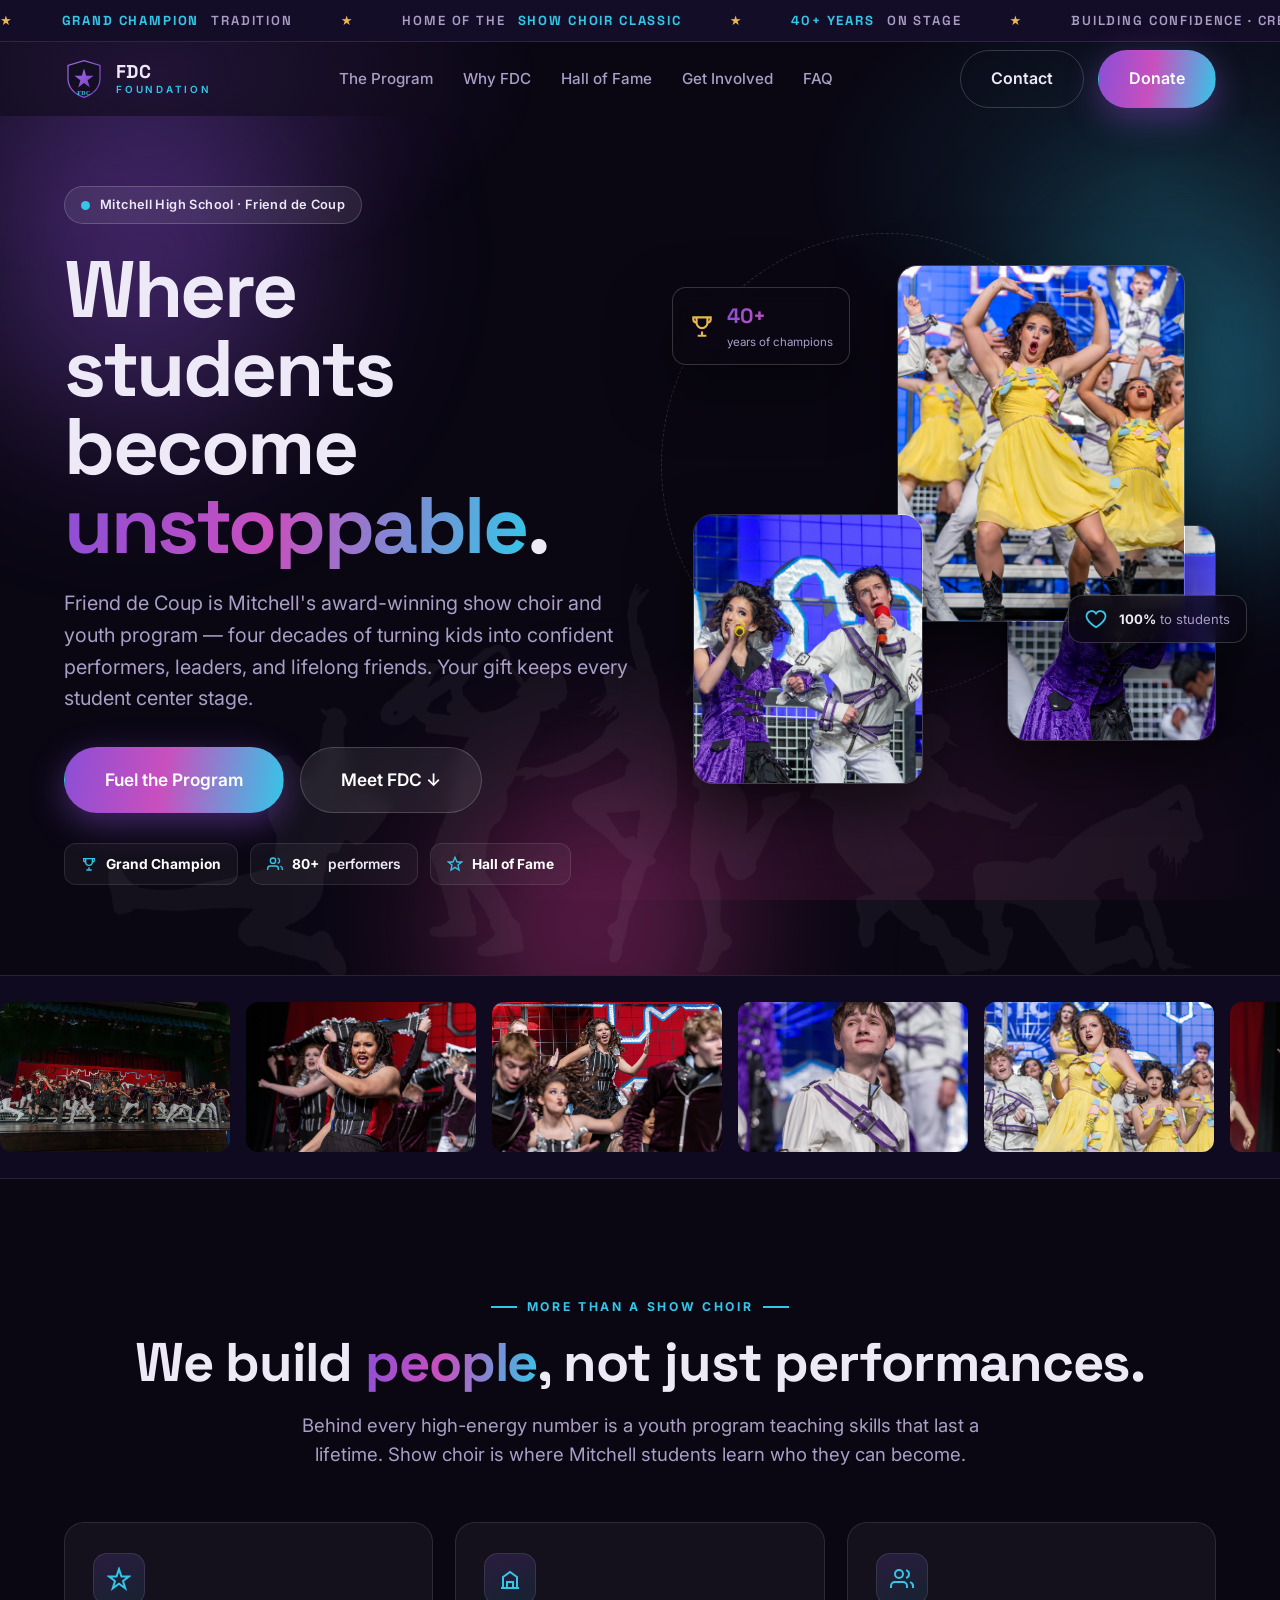
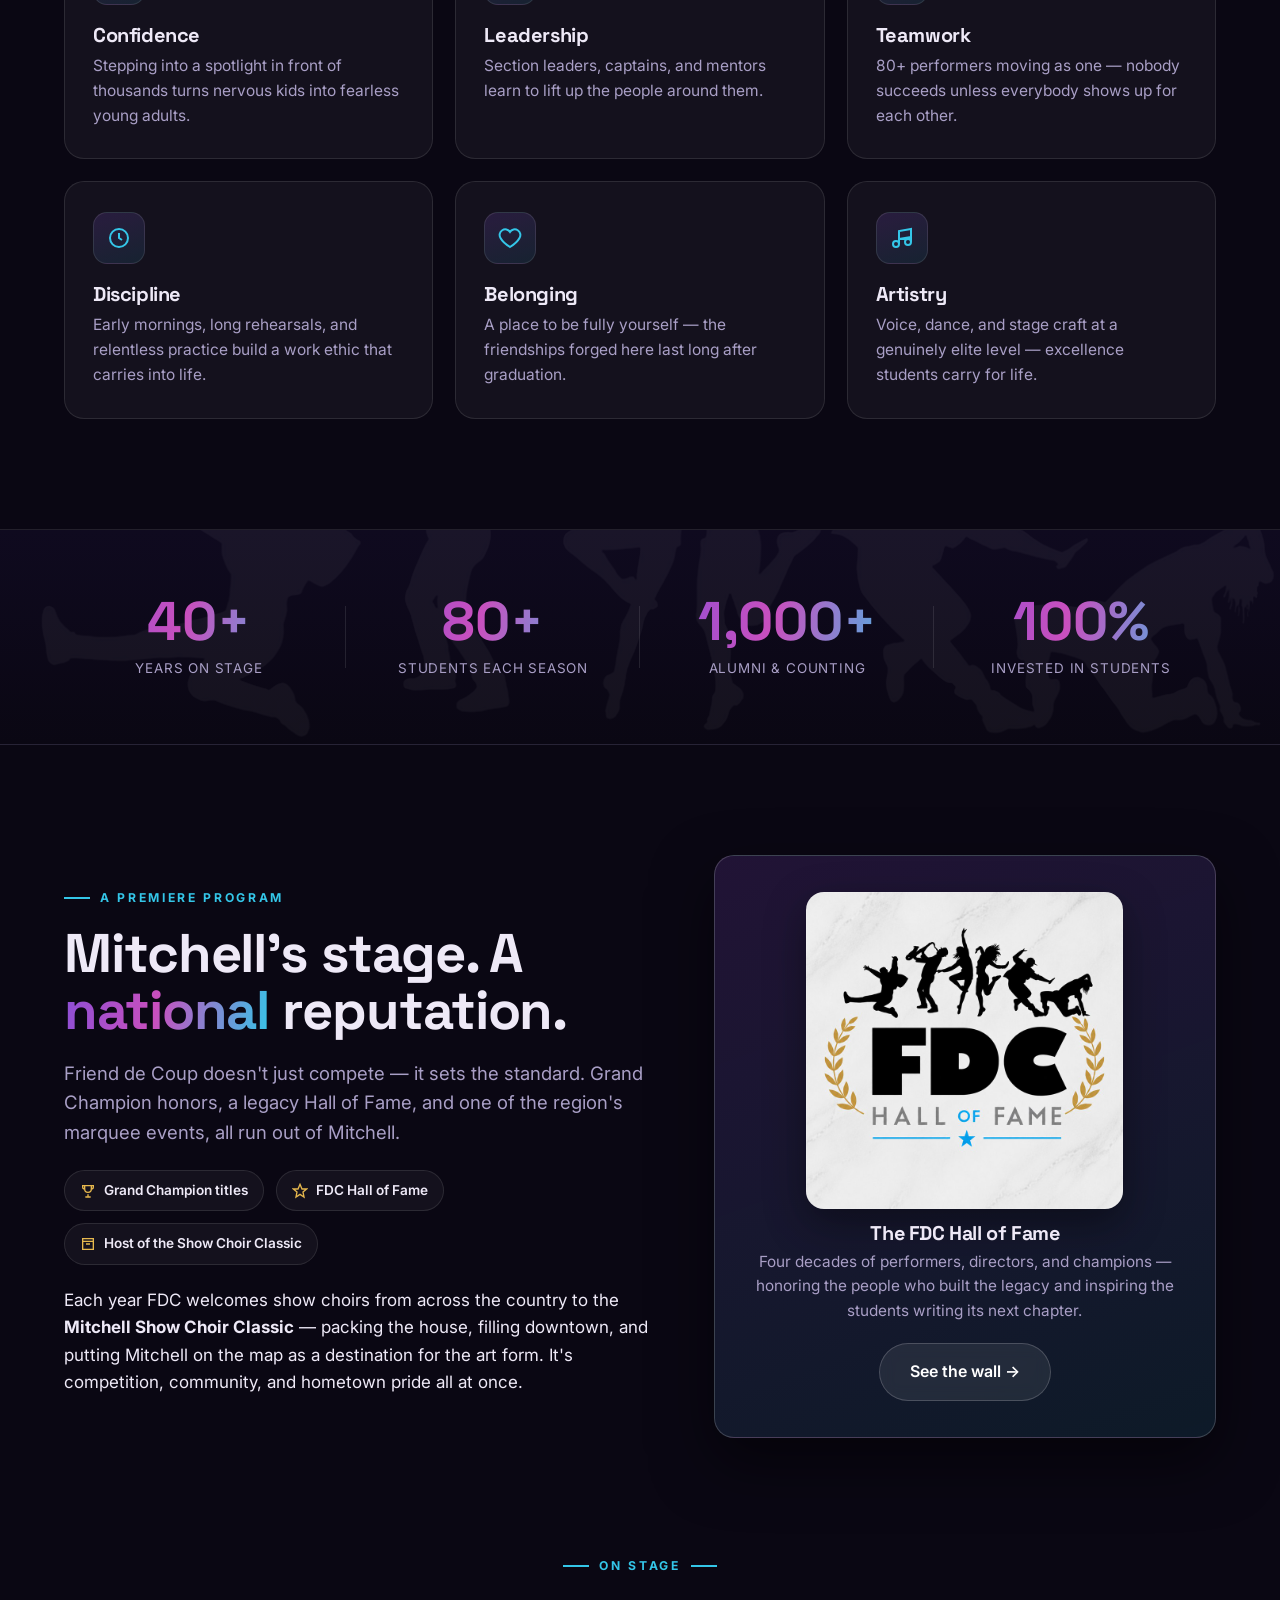
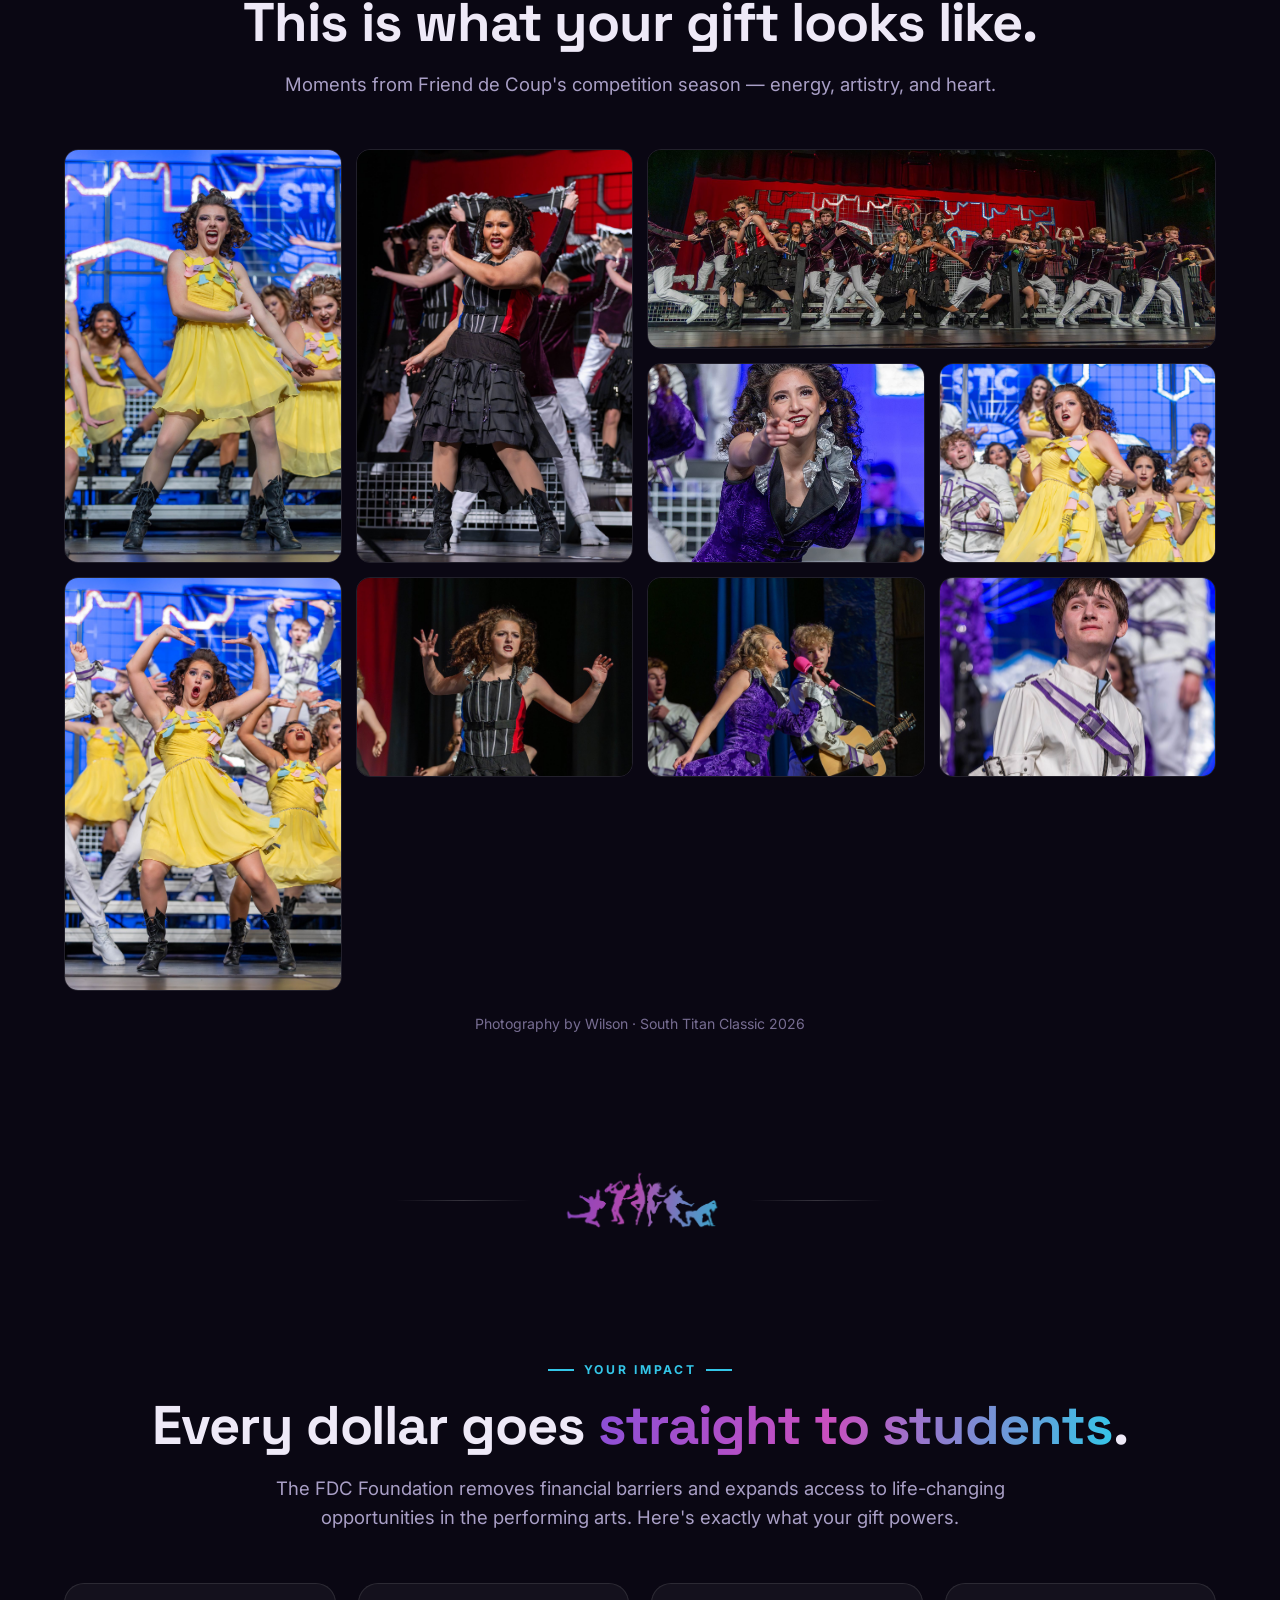
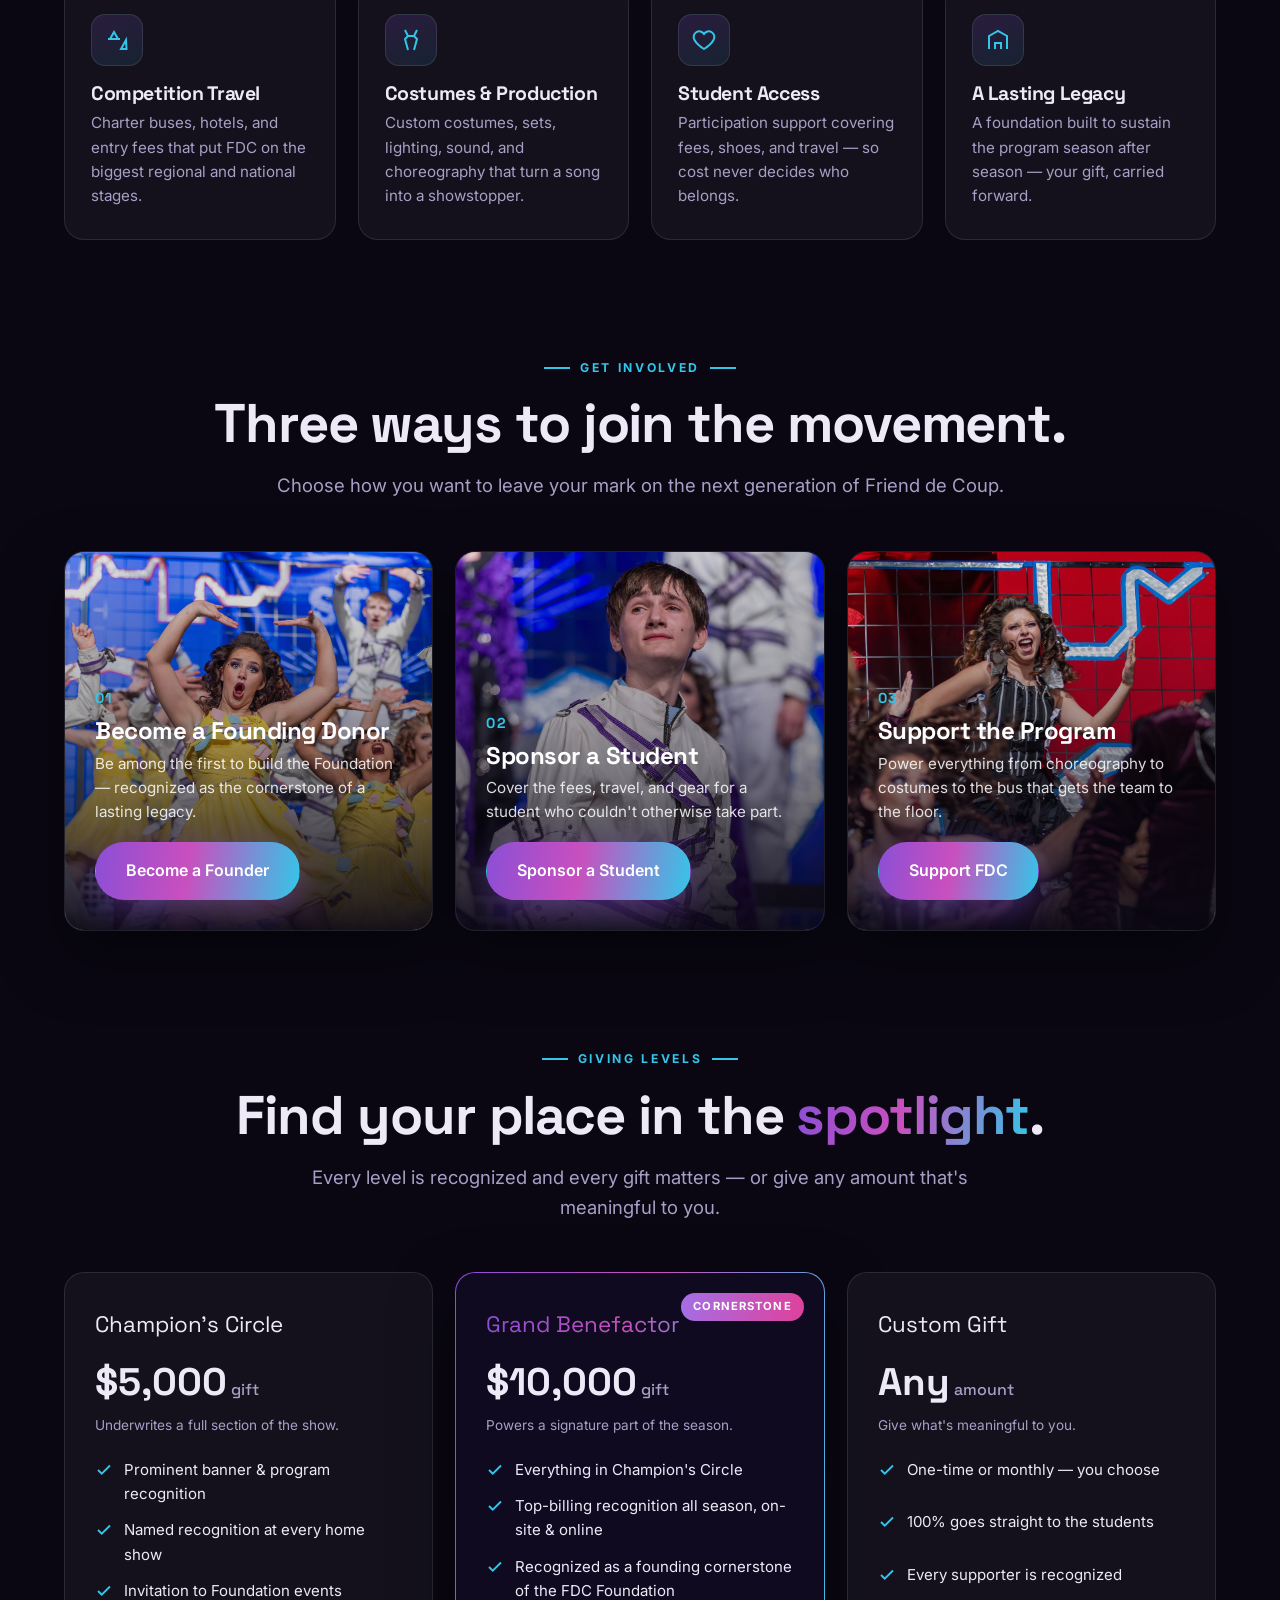
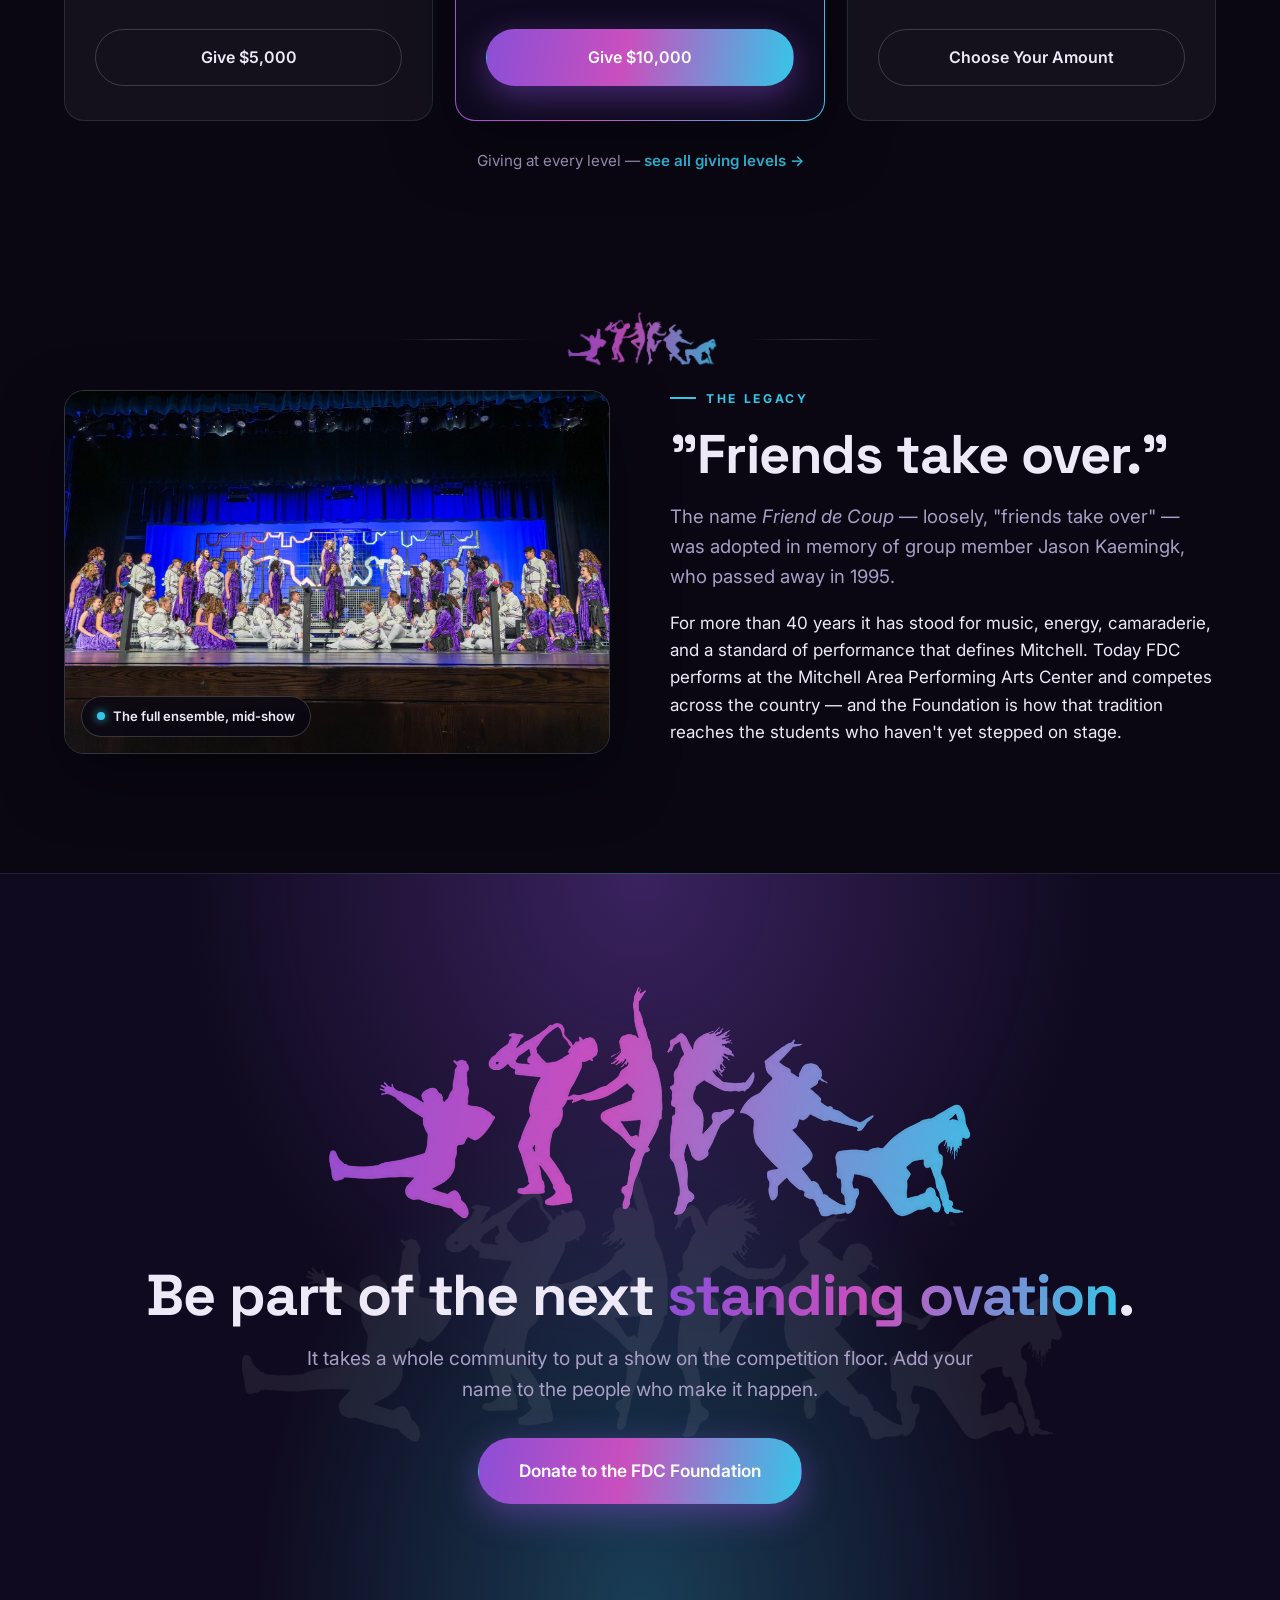
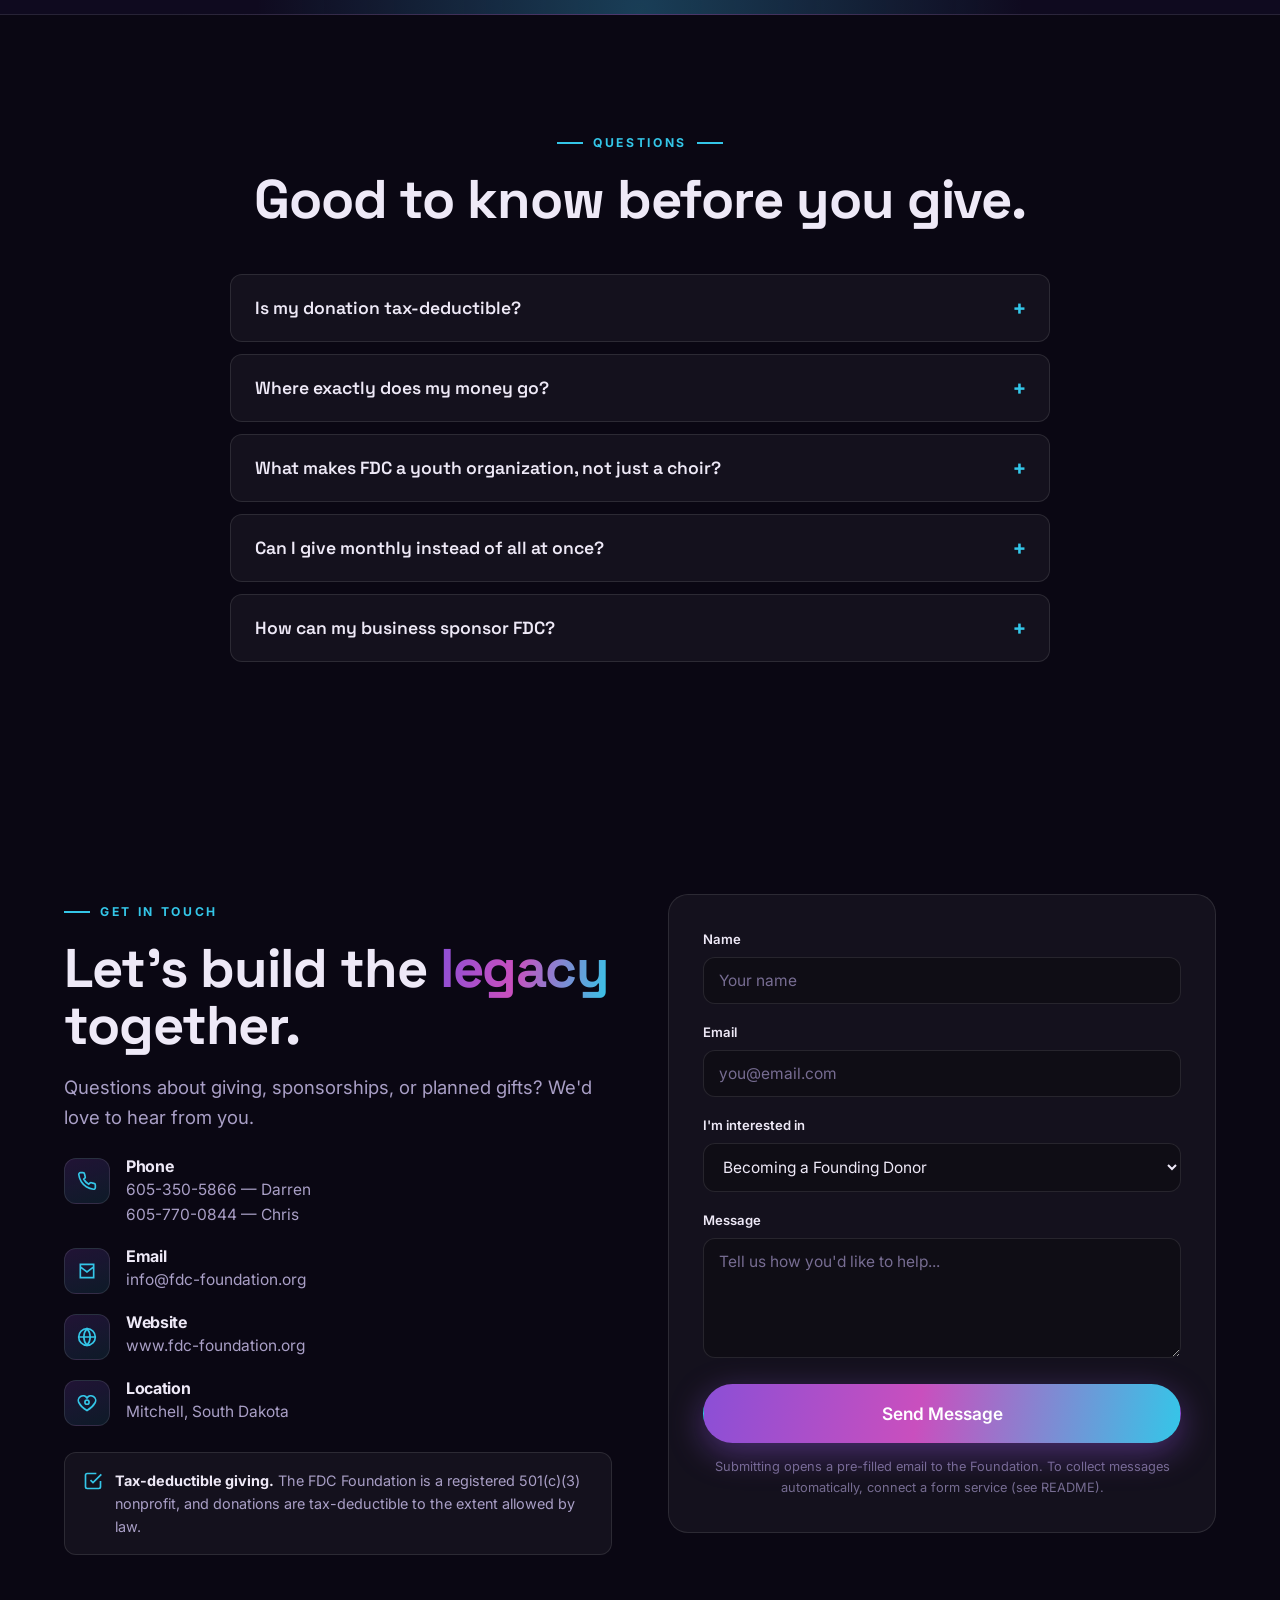
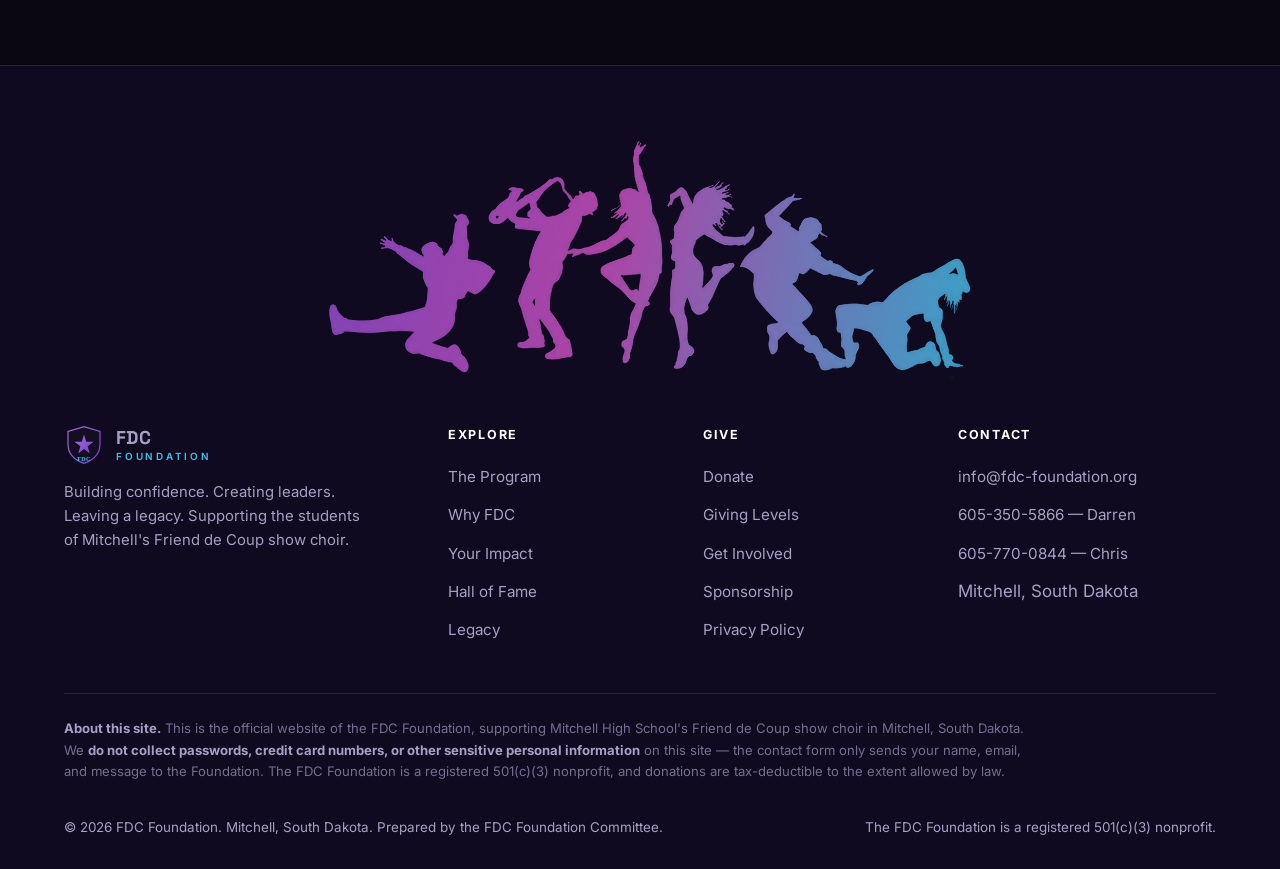
<file: index.html>
<!DOCTYPE html>
<html lang="en">
<head>
  <meta charset="UTF-8" />
  <meta name="viewport" content="width=device-width, initial-scale=1.0" />
  <meta name="google-site-verification" content="KIkZuGmaViL6lMrYbTKF_QHtkYu7LB3ThkRJwHziZiU" />
  <title>FDC Foundation — Mitchell's Premiere Show Choir & Youth Program</title>
  <meta name="description" content="Friend de Coup is Mitchell's award-winning show choir and youth organization — 40+ years of building confidence, creating leaders, and leaving a legacy. Your gift keeps every student on stage. Donate to the FDC Foundation." />
  <meta property="og:title" content="FDC Foundation — Where students become unstoppable" />
  <meta property="og:description" content="Mitchell's premiere show choir and youth program. Building confidence. Creating leaders. Leaving a legacy." />
  <meta property="og:type" content="website" />
  <meta property="og:image" content="assets/img/energy-yellow.jpg" />
  <link rel="icon" href="assets/crest.svg" type="image/svg+xml" />
  <link rel="preconnect" href="https://fonts.googleapis.com" />
  <link rel="preconnect" href="https://fonts.gstatic.com" crossorigin />
  <link href="https://fonts.googleapis.com/css2?family=Space+Grotesk:wght@500;600;700&family=Inter:wght@400;500;600;700&display=swap" rel="stylesheet" />
  <link rel="stylesheet" href="assets/styles.css" />
</head>
<body>

  <!-- ===================== TICKER ===================== -->
  <div class="ticker" aria-hidden="true">
    <div class="ticker__track">
      <span class="star">★</span><span><b>Grand Champion</b> tradition</span>
      <span class="star">★</span><span>Home of the <b>Show Choir Classic</b></span>
      <span class="star">★</span><span><b>40+ years</b> on stage</span>
      <span class="star">★</span><span>Building confidence · Creating leaders</span>
      <span class="star">★</span><span><b>80+ students</b> every season</span>
      <span class="star">★</span><span>FDC <b>Hall of Fame</b></span>
      <!-- duplicate for seamless loop -->
      <span class="star">★</span><span><b>Grand Champion</b> tradition</span>
      <span class="star">★</span><span>Home of the <b>Show Choir Classic</b></span>
      <span class="star">★</span><span><b>40+ years</b> on stage</span>
      <span class="star">★</span><span>Building confidence · Creating leaders</span>
      <span class="star">★</span><span><b>80+ students</b> every season</span>
      <span class="star">★</span><span>FDC <b>Hall of Fame</b></span>
    </div>
  </div>

  <!-- ===================== HEADER ===================== -->
  <header class="site-header">
    <div class="wrap nav">
      <a href="index.html" class="brand" aria-label="FDC Foundation home">
        <img src="assets/crest.svg" alt="" class="brand__crest" />
        <span class="brand__name">FDC<span>Foundation</span></span>
      </a>
      <nav aria-label="Primary">
        <ul class="nav__links">
          <li><a href="#about">The Program</a></li>
          <li><a href="#premiere">Why FDC</a></li>
          <li><a href="hall-of-fame.html">Hall of Fame</a></li>
          <li><a href="#give">Get Involved</a></li>
          <li><a href="#faq">FAQ</a></li>
        </ul>
      </nav>
      <div class="nav__cta">
        <a href="#contact" class="btn btn--ghost">Contact</a>
        <a href="donate.html" class="btn btn--grad">Donate</a>
        <button class="nav-toggle" aria-label="Open menu" aria-expanded="false"><span></span><span></span><span></span></button>
      </div>
    </div>
    <div class="mobile-menu">
      <ul>
        <li><a href="#about">The Program</a></li>
        <li><a href="#premiere">Why FDC</a></li>
        <li><a href="hall-of-fame.html">Hall of Fame</a></li>
        <li><a href="#impact">Your Impact</a></li>
        <li><a href="#give">Get Involved</a></li>
        <li><a href="#faq">FAQ</a></li>
        <li><a href="#contact">Contact</a></li>
      </ul>
      <a href="donate.html" class="btn btn--grad">Donate Now</a>
    </div>
  </header>

  <!-- ===================== HERO ===================== -->
  <section class="hero">
    <div class="aurora aurora--1"></div>
    <div class="aurora aurora--2"></div>
    <div class="aurora aurora--3"></div>
    <div class="dancers-wm"></div>
    <div class="wrap">
      <div class="hero__grid">
        <div class="hero__copy">
          <span class="hero__badge"><span class="pulse"></span> Mitchell High School · Friend de Coup</span>
          <h1>Where students become <span class="grad-text">unstoppable</span>.</h1>
          <p class="hero__sub">
            Friend de Coup is Mitchell's award-winning show choir and youth program — four decades
            of turning kids into confident performers, leaders, and lifelong friends. Your gift keeps
            every student center stage.
          </p>
          <div class="hero__actions">
            <a href="donate.html" class="btn btn--grad btn--lg">Fuel the Program</a>
            <a href="#about" class="btn btn--glass btn--lg">Meet FDC ↓</a>
          </div>
          <div class="hero__chips">
            <span class="chip"><svg width="16" height="16" viewBox="0 0 24 24" fill="none" stroke="currentColor" stroke-width="2"><path d="M8 21h8M12 17v4M7 4h10v5a5 5 0 0 1-10 0zM7 4H4v2a3 3 0 0 0 3 3M17 4h3v2a3 3 0 0 1-3 3"/></svg> <b>Grand Champion</b></span>
            <span class="chip"><svg width="16" height="16" viewBox="0 0 24 24" fill="none" stroke="currentColor" stroke-width="2"><path d="M17 21v-2a4 4 0 0 0-4-4H5a4 4 0 0 0-4 4v2M9 11a4 4 0 1 0 0-8 4 4 0 0 0 0 8zM23 21v-2a4 4 0 0 0-3-3.87M16 3.13a4 4 0 0 1 0 7.75"/></svg> <b>80+</b> performers</span>
            <span class="chip"><svg width="16" height="16" viewBox="0 0 24 24" fill="none" stroke="currentColor" stroke-width="2"><path d="M12 2l3 7h7l-5.5 4.5L18 21l-6-4-6 4 1.5-7.5L2 9h7z"/></svg> <b>Hall of Fame</b></span>
          </div>
        </div>

        <div class="hero__collage reveal">
          <div class="ring"></div>
          <div class="tile t1"><img src="assets/img/energy-yellow.jpg" alt="Friend de Coup performer mid-choreography with the ensemble" /></div>
          <div class="tile t2"><img src="assets/img/duo.jpg" alt="Two Friend de Coup performers singing" /></div>
          <div class="tile t3"><img src="assets/img/portrait-1.jpg" alt="A Friend de Coup soloist performing" /></div>
          <div class="float-badge fb-award">
            <svg width="26" height="26" viewBox="0 0 24 24" fill="none" stroke="#e6b84e" stroke-width="2"><path d="M8 21h8M12 17v4M7 4h10v5a5 5 0 0 1-10 0zM7 4H4v2a3 3 0 0 0 3 3M17 4h3v2a3 3 0 0 1-3 3"/></svg>
            <div><div class="num grad-text">40+</div><div style="font-size:0.72rem;color:var(--muted);">years of champions</div></div>
          </div>
          <div class="float-badge fb-heart">
            <svg width="22" height="22" viewBox="0 0 24 24" fill="none" stroke="#34c6e8" stroke-width="2"><path d="M12 21s-7-4.35-9.5-9A5 5 0 0 1 12 6a5 5 0 0 1 9.5 6c-2.5 4.65-9.5 9-9.5 9z"/></svg>
            <div style="font-size:0.82rem;"><b>100%</b><span style="color:var(--muted);"> to students</span></div>
          </div>
        </div>
      </div>
    </div>
  </section>

  <!-- ===================== PHOTO MARQUEE ===================== -->
  <div class="marquee" aria-hidden="true">
    <div class="marquee__track">
      <img src="assets/img/ensemble.jpg" alt="" /><img src="assets/img/gallery-5.jpg" alt="" style="object-position:center 10%" />
      <img src="assets/img/energy.jpg" alt="" /><img src="assets/img/portrait-2.jpg" alt="" style="object-position:center 10%" />
      <img src="assets/img/gallery-4.jpg" alt="" style="object-position:center 32%" />
      <img src="assets/img/gallery-6.jpg" alt="" style="object-position:center 10%" /><img src="assets/img/ensemble-purple.jpg" alt="" /><img src="assets/img/soloist-yellow.jpg" alt="" style="object-position:center 6%" />
      <!-- duplicate for seamless loop -->
      <img src="assets/img/ensemble.jpg" alt="" /><img src="assets/img/gallery-5.jpg" alt="" style="object-position:center 10%" />
      <img src="assets/img/energy.jpg" alt="" /><img src="assets/img/portrait-2.jpg" alt="" style="object-position:center 10%" />
      <img src="assets/img/gallery-4.jpg" alt="" style="object-position:center 32%" />
      <img src="assets/img/gallery-6.jpg" alt="" style="object-position:center 10%" /><img src="assets/img/ensemble-purple.jpg" alt="" /><img src="assets/img/soloist-yellow.jpg" alt="" style="object-position:center 6%" />
    </div>
  </div>

  <!-- ===================== ABOUT / YOUTH ORG ===================== -->
  <section class="section" id="about">
    <div class="wrap center">
      <span class="eyebrow center">More Than a Show Choir</span>
      <h2 class="section-title">We build <span class="grad-text">people</span>, not just performances.</h2>
      <p class="lede">Behind every high-energy number is a youth program teaching skills that last a lifetime. Show choir is where Mitchell students learn who they can become.</p>
    </div>
    <div class="wrap">
      <div class="pillars">
        <div class="pillar reveal">
          <div class="pillar__ic"><svg width="24" height="24" viewBox="0 0 24 24" fill="none" stroke="currentColor" stroke-width="2"><path d="M12 2l2.4 7.4H22l-6 4.6 2.3 7.4-6.3-4.6L5.7 21.4 8 14 2 9.4h7.6z"/></svg></div>
          <h3>Confidence</h3>
          <p>Stepping into a spotlight in front of thousands turns nervous kids into fearless young adults.</p>
        </div>
        <div class="pillar reveal" data-delay="1">
          <div class="pillar__ic"><svg width="24" height="24" viewBox="0 0 24 24" fill="none" stroke="currentColor" stroke-width="2"><path d="M3 21h18M5 21V10l7-5 7 5v11M9 21v-6h6v6"/></svg></div>
          <h3>Leadership</h3>
          <p>Section leaders, captains, and mentors learn to lift up the people around them.</p>
        </div>
        <div class="pillar reveal" data-delay="2">
          <div class="pillar__ic"><svg width="24" height="24" viewBox="0 0 24 24" fill="none" stroke="currentColor" stroke-width="2"><path d="M17 21v-2a4 4 0 0 0-4-4H5a4 4 0 0 0-4 4v2M9 11a4 4 0 1 0 0-8 4 4 0 0 0 0 8zM23 21v-2a4 4 0 0 0-3-3.87M16 3.13a4 4 0 0 1 0 7.75"/></svg></div>
          <h3>Teamwork</h3>
          <p>80+ performers moving as one — nobody succeeds unless everybody shows up for each other.</p>
        </div>
        <div class="pillar reveal">
          <div class="pillar__ic"><svg width="24" height="24" viewBox="0 0 24 24" fill="none" stroke="currentColor" stroke-width="2"><circle cx="12" cy="12" r="9"/><path d="M12 7v5l3 2"/></svg></div>
          <h3>Discipline</h3>
          <p>Early mornings, long rehearsals, and relentless practice build a work ethic that carries into life.</p>
        </div>
        <div class="pillar reveal" data-delay="1">
          <div class="pillar__ic"><svg width="24" height="24" viewBox="0 0 24 24" fill="none" stroke="currentColor" stroke-width="2"><path d="M12 21s-7-4.35-9.5-9A5 5 0 0 1 12 6a5 5 0 0 1 9.5 6c-2.5 4.65-9.5 9-9.5 9z"/></svg></div>
          <h3>Belonging</h3>
          <p>A place to be fully yourself — the friendships forged here last long after graduation.</p>
        </div>
        <div class="pillar reveal" data-delay="2">
          <div class="pillar__ic"><svg width="24" height="24" viewBox="0 0 24 24" fill="none" stroke="currentColor" stroke-width="2"><path d="M9 18V5l12-2v13M9 13l12-2M6 21a3 3 0 1 0 0-6 3 3 0 0 0 0 6zM18 19a3 3 0 1 0 0-6 3 3 0 0 0 0 6z"/></svg></div>
          <h3>Artistry</h3>
          <p>Voice, dance, and stage craft at a genuinely elite level — excellence students carry for life.</p>
        </div>
      </div>
    </div>
  </section>

  <!-- ===================== STATS ===================== -->
  <section class="stats-band">
    <div class="dancers-wm"></div>
    <div class="wrap">
      <div class="stats-grid">
        <div class="stat reveal">
          <div class="stat__num grad-text"><span data-count="40" data-suffix="+">0</span></div>
          <div class="stat__label">Years on Stage</div>
        </div>
        <div class="stat reveal" data-delay="1">
          <div class="stat__num grad-text"><span data-count="80" data-suffix="+">0</span></div>
          <div class="stat__label">Students Each Season</div>
        </div>
        <div class="stat reveal" data-delay="2">
          <div class="stat__num grad-text"><span data-count="1000" data-suffix="+">0</span></div>
          <div class="stat__label">Alumni &amp; Counting</div>
        </div>
        <div class="stat reveal" data-delay="3">
          <div class="stat__num grad-text"><span data-count="100" data-suffix="%">0</span></div>
          <div class="stat__label">Invested in Students</div>
        </div>
      </div>
    </div>
  </section>

  <!-- ===================== PREMIERE / PROOF ===================== -->
  <section class="section" id="premiere">
    <div class="wrap">
      <div class="split split--wl">
        <div class="reveal">
          <span class="eyebrow">A Premiere Program</span>
          <h2 class="section-title">Mitchell's stage. A <span class="grad-text">national</span> reputation.</h2>
          <p class="lede">Friend de Coup doesn't just compete — it sets the standard. Grand Champion honors, a legacy Hall of Fame, and one of the region's marquee events, all run out of Mitchell.</p>
          <div class="badge-row">
            <span class="mini-badge"><svg width="16" height="16" viewBox="0 0 24 24" fill="none" stroke="currentColor" stroke-width="2"><path d="M8 21h8M12 17v4M7 4h10v5a5 5 0 0 1-10 0zM7 4H4v2a3 3 0 0 0 3 3M17 4h3v2a3 3 0 0 1-3 3"/></svg> Grand Champion titles</span>
            <span class="mini-badge"><svg width="16" height="16" viewBox="0 0 24 24" fill="none" stroke="currentColor" stroke-width="2"><path d="M12 2l3 7h7l-5.5 4.5L18 21l-6-4-6 4 1.5-7.5L2 9h7z"/></svg> FDC Hall of Fame</span>
            <span class="mini-badge"><svg width="16" height="16" viewBox="0 0 24 24" fill="none" stroke="currentColor" stroke-width="2"><path d="M4 4h16v4H4zM4 8v12h16V8M9 12h6"/></svg> Host of the Show Choir Classic</span>
          </div>
          <p style="margin-top:22px;">
            Each year FDC welcomes show choirs from across the country to the <strong>Mitchell Show Choir
            Classic</strong> — packing the house, filling downtown, and putting Mitchell on the map as a
            destination for the art form. It's competition, community, and hometown pride all at once.
          </p>
        </div>
        <div class="reveal" data-delay="1">
          <div class="hof-card">
            <img src="assets/img/hall-of-fame.jpg" alt="FDC Hall of Fame emblem" />
            <h3 style="margin-bottom:6px;">The FDC Hall of Fame</h3>
            <p>Four decades of performers, directors, and champions — honoring the people who built the legacy and inspiring the students writing its next chapter.</p>
            <a href="hall-of-fame.html" class="btn btn--glass" style="margin-top:20px;">See the wall →</a>
          </div>
        </div>
      </div>
    </div>
  </section>

  <!-- ===================== GALLERY ===================== -->
  <section class="section" style="padding-top:0;">
    <div class="wrap center">
      <span class="eyebrow center">On Stage</span>
      <h2 class="section-title">This is what your gift looks like.</h2>
      <p class="lede">Moments from Friend de Coup's competition season — energy, artistry, and heart.</p>
    </div>
    <div class="wrap">
      <div class="gallery reveal">
        <a class="g-tall" href="assets/img/soloist-yellow.jpg" target="_blank" rel="noopener"><img src="assets/img/soloist-yellow.jpg" alt="A soloist in the yellow-dress number performing full-out" loading="lazy" /></a>
        <a class="g-tall" href="assets/img/gallery-5.jpg" target="_blank" rel="noopener"><img src="assets/img/gallery-5.jpg" alt="A soloist performs in a striped costume" loading="lazy" /></a>
        <a class="g-wide" href="assets/img/ensemble.jpg" target="_blank" rel="noopener"><img src="assets/img/ensemble.jpg" alt="The full ensemble in formation on stage" loading="lazy" style="object-position:center 70%" /></a>
        <a href="assets/img/portrait-1.jpg" target="_blank" rel="noopener"><img src="assets/img/portrait-1.jpg" alt="A performer in a purple costume points to the crowd" loading="lazy" style="object-position:center 33%" /></a>
        <a href="assets/img/gallery-4.jpg" target="_blank" rel="noopener"><img src="assets/img/gallery-4.jpg" alt="A soloist in the yellow-dress number" loading="lazy" style="object-position:center 30%" /></a>
        <a class="g-tall" href="assets/img/energy-yellow.jpg" target="_blank" rel="noopener"><img src="assets/img/energy-yellow.jpg" alt="High-energy choreography, yellow-dress number" loading="lazy" /></a>
        <a href="assets/img/gallery-6.jpg" target="_blank" rel="noopener"><img src="assets/img/gallery-6.jpg" alt="A dramatic solo moment" loading="lazy" style="object-position:center 10%" /></a>
        <a href="assets/img/ballad.jpg" target="_blank" rel="noopener"><img src="assets/img/ballad.jpg" alt="A ballad duet with guitar" loading="lazy" style="object-position:center 12%" /></a>
        <a href="assets/img/portrait-2.jpg" target="_blank" rel="noopener"><img src="assets/img/portrait-2.jpg" alt="A performer in the white-and-purple costume" loading="lazy" style="object-position:center 10%" /></a>
      </div>
      <p class="center" style="margin-top:22px;color:var(--muted-2);font-size:0.88rem;">Photography by Wilson · South Titan Classic 2026</p>
    </div>
  </section>

  <div class="divider-wrap"><div class="divider"><div class="dancers"></div></div></div>

  <!-- ===================== IMPACT ===================== -->
  <section class="section" id="impact">
    <div class="wrap center">
      <span class="eyebrow center">Your Impact</span>
      <h2 class="section-title">Every dollar goes <span class="grad-text">straight to students</span>.</h2>
      <p class="lede">The FDC Foundation removes financial barriers and expands access to life-changing opportunities in the performing arts. Here's exactly what your gift powers.</p>
    </div>
    <div class="wrap">
      <div class="cards">
        <div class="card reveal">
          <div class="card__ic"><svg width="24" height="24" viewBox="0 0 24 24" fill="none" stroke="currentColor" stroke-width="2"><path d="M5 11l4-7 4 7M3 11h12M16 21l5-9 .5 9z"/></svg></div>
          <h3>Competition Travel</h3>
          <p>Charter buses, hotels, and entry fees that put FDC on the biggest regional and national stages.</p>
        </div>
        <div class="card reveal" data-delay="1">
          <div class="card__ic"><svg width="24" height="24" viewBox="0 0 24 24" fill="none" stroke="currentColor" stroke-width="2"><path d="M6 2l3 6-3 3 3 11M18 2l-3 6 3 3-3 11M9 8h6"/></svg></div>
          <h3>Costumes &amp; Production</h3>
          <p>Custom costumes, sets, lighting, sound, and choreography that turn a song into a showstopper.</p>
        </div>
        <div class="card reveal" data-delay="2">
          <div class="card__ic"><svg width="24" height="24" viewBox="0 0 24 24" fill="none" stroke="currentColor" stroke-width="2"><path d="M12 21s-7-4.35-9.5-9A5 5 0 0 1 12 6a5 5 0 0 1 9.5 6c-2.5 4.65-9.5 9-9.5 9z"/></svg></div>
          <h3>Student Access</h3>
          <p>Participation support covering fees, shoes, and travel — so cost never decides who belongs.</p>
        </div>
        <div class="card reveal" data-delay="3">
          <div class="card__ic"><svg width="24" height="24" viewBox="0 0 24 24" fill="none" stroke="currentColor" stroke-width="2"><path d="M3 21V8l9-5 9 5v13M9 21v-6h6v6"/></svg></div>
          <h3>A Lasting Legacy</h3>
          <p>A foundation built to sustain the program season after season — your gift, carried forward.</p>
        </div>
      </div>
    </div>
  </section>

  <!-- ===================== OPPORTUNITIES ===================== -->
  <section class="section" id="give" style="padding-top:0;">
    <div class="wrap center">
      <span class="eyebrow center">Get Involved</span>
      <h2 class="section-title">Three ways to join the movement.</h2>
      <p class="lede">Choose how you want to leave your mark on the next generation of Friend de Coup.</p>
    </div>
    <div class="wrap">
      <div class="opps">
        <article class="opp opp--founder reveal">
          <div class="opp__num">01</div>
          <h3>Become a Founding Donor</h3>
          <p>Be among the first to build the Foundation — recognized as the cornerstone of a lasting legacy.</p>
          <a href="donate.html" class="btn btn--grad">Become a Founder</a>
        </article>
        <article class="opp opp--sponsor reveal" data-delay="1">
          <div class="opp__num">02</div>
          <h3>Sponsor a Student</h3>
          <p>Cover the fees, travel, and gear for a student who couldn't otherwise take part.</p>
          <a href="donate.html" class="btn btn--grad">Sponsor a Student</a>
        </article>
        <article class="opp opp--program reveal" data-delay="2">
          <div class="opp__num">03</div>
          <h3>Support the Program</h3>
          <p>Power everything from choreography to costumes to the bus that gets the team to the floor.</p>
          <a href="donate.html" class="btn btn--grad">Support FDC</a>
        </article>
      </div>
    </div>
  </section>

  <!-- ===================== TIERS ===================== -->
  <section class="section" id="tiers" style="padding-top:0;">
    <div class="wrap center">
      <span class="eyebrow center">Giving Levels</span>
      <h2 class="section-title">Find your place in the <span class="grad-text">spotlight</span>.</h2>
      <p class="lede">Every level is recognized and every gift matters — or give any amount that's meaningful to you.</p>
    </div>
    <div class="wrap">
      <div class="tiers">
        <div class="tier reveal">
          <div class="tier__name">Champion's Circle</div>
          <div class="tier__amount">$5,000<span> gift</span></div>
          <div class="tier__give">Underwrites a full section of the show.</div>
          <ul class="tier__list">
            <li><svg width="18" height="18" viewBox="0 0 24 24" fill="none" stroke="currentColor" stroke-width="2.5"><path d="M20 6 9 17l-5-5"/></svg> Prominent banner &amp; program recognition</li>
            <li><svg width="18" height="18" viewBox="0 0 24 24" fill="none" stroke="currentColor" stroke-width="2.5"><path d="M20 6 9 17l-5-5"/></svg> Named recognition at every home show</li>
            <li><svg width="18" height="18" viewBox="0 0 24 24" fill="none" stroke="currentColor" stroke-width="2.5"><path d="M20 6 9 17l-5-5"/></svg> Invitation to Foundation events</li>
          </ul>
          <a href="donate.html" class="btn btn--ghost btn--block">Give $5,000</a>
        </div>
        <div class="tier tier--feat reveal" data-delay="1">
          <span class="tier__flag">Cornerstone</span>
          <div class="tier__name grad-text">Grand Benefactor</div>
          <div class="tier__amount">$10,000<span> gift</span></div>
          <div class="tier__give">Powers a signature part of the season.</div>
          <ul class="tier__list">
            <li><svg width="18" height="18" viewBox="0 0 24 24" fill="none" stroke="currentColor" stroke-width="2.5"><path d="M20 6 9 17l-5-5"/></svg> Everything in Champion's Circle</li>
            <li><svg width="18" height="18" viewBox="0 0 24 24" fill="none" stroke="currentColor" stroke-width="2.5"><path d="M20 6 9 17l-5-5"/></svg> Top-billing recognition all season, on-site &amp; online</li>
            <li><svg width="18" height="18" viewBox="0 0 24 24" fill="none" stroke="currentColor" stroke-width="2.5"><path d="M20 6 9 17l-5-5"/></svg> Recognized as a founding cornerstone of the FDC Foundation</li>
          </ul>
          <a href="donate.html" class="btn btn--grad btn--block">Give $10,000</a>
        </div>
        <div class="tier reveal" data-delay="2">
          <div class="tier__name">Custom Gift</div>
          <div class="tier__amount">Any<span> amount</span></div>
          <div class="tier__give">Give what's meaningful to you.</div>
          <ul class="tier__list">
            <li><svg width="18" height="18" viewBox="0 0 24 24" fill="none" stroke="currentColor" stroke-width="2.5"><path d="M20 6 9 17l-5-5"/></svg> One-time or monthly — you choose</li>
            <li><svg width="18" height="18" viewBox="0 0 24 24" fill="none" stroke="currentColor" stroke-width="2.5"><path d="M20 6 9 17l-5-5"/></svg> 100% goes straight to the students</li>
            <li><svg width="18" height="18" viewBox="0 0 24 24" fill="none" stroke="currentColor" stroke-width="2.5"><path d="M20 6 9 17l-5-5"/></svg> Every supporter is recognized</li>
          </ul>
          <a href="donate.html" class="btn btn--ghost btn--block">Choose Your Amount</a>
        </div>
      </div>
      <p class="center" style="margin-top:28px;color:var(--muted);font-size:0.95rem;">Giving at every level — <a href="donate.html" style="color:var(--cyan);font-weight:600;">see all giving levels &rarr;</a></p>
    </div>
  </section>

  <div class="divider-wrap"><div class="divider"><div class="dancers"></div></div></div>

  <!-- ===================== LEGACY ===================== -->
  <section class="section" id="legacy" style="padding-top:0;">
    <div class="wrap">
      <div class="split">
        <div class="reveal">
          <div class="photo-frame photo-frame--wide">
            <img src="assets/img/ensemble-purple.jpg" alt="The full Friend de Coup ensemble performing" loading="lazy" />
            <span class="photo-badge"><span class="dot"></span> The full ensemble, mid-show</span>
          </div>
        </div>
        <div class="reveal" data-delay="1">
          <span class="eyebrow">The Legacy</span>
          <h2 class="section-title">"Friends take over."</h2>
          <p class="lede">The name <em>Friend de Coup</em> — loosely, "friends take over" — was adopted in memory of group member Jason Kaemingk, who passed away in 1995.</p>
          <p>For more than 40 years it has stood for music, energy, camaraderie, and a standard of performance that defines Mitchell. Today FDC performs at the Mitchell Area Performing Arts Center and competes across the country — and the Foundation is how that tradition reaches the students who haven't yet stepped on stage.</p>
        </div>
      </div>
    </div>
  </section>

  <!-- ===================== CTA ===================== -->
  <section class="section cta cta-band">
    <div class="dancers-wm"></div>
    <div class="wrap cta__inner">
      <div class="dancer-strip" style="margin-bottom:34px;"><div class="dancers"></div></div>
      <h2>Be part of the next <span class="grad-text">standing ovation</span>.</h2>
      <p>It takes a whole community to put a show on the competition floor. Add your name to the people who make it happen.</p>
      <a href="donate.html" class="btn btn--grad btn--lg">Donate to the FDC Foundation</a>
    </div>
  </section>

  <!-- ===================== FAQ ===================== -->
  <section class="section" id="faq">
    <div class="wrap center">
      <span class="eyebrow center">Questions</span>
      <h2 class="section-title">Good to know before you give.</h2>
    </div>
    <div class="wrap">
      <div class="faq">
        <div class="faq__item">
          <button class="faq__q" aria-expanded="false">Is my donation tax-deductible?</button>
          <div class="faq__a"><p>Yes. The FDC Foundation is its own registered <strong>501(c)(3)</strong> nonprofit organization, so all donations are tax-deductible to the extent allowed by law. Donors receive appropriate documentation for tax purposes.</p></div>
        </div>
        <div class="faq__item">
          <button class="faq__q" aria-expanded="false">Where exactly does my money go?</button>
          <div class="faq__a"><p>Directly to the student experience: removing financial barriers, competition travel, costumes and production, and access so cost is never the reason a student misses out. The Foundation funds the program — not overhead.</p></div>
        </div>
        <div class="faq__item">
          <button class="faq__q" aria-expanded="false">What makes FDC a youth organization, not just a choir?</button>
          <div class="faq__a"><p>Show choir is the vehicle; the mission is young people. Students build confidence, leadership, teamwork, and discipline — skills that carry into college, careers, and life. Hundreds of alumni credit FDC as formative.</p></div>
        </div>
        <div class="faq__item">
          <button class="faq__q" aria-expanded="false">Can I give monthly instead of all at once?</button>
          <div class="faq__a"><p>Absolutely. Recurring monthly gifts are among the most valuable forms of support because they give the Foundation predictable, year-round funding. Choose a monthly option on the donation page.</p></div>
        </div>
        <div class="faq__item">
          <button class="faq__q" aria-expanded="false">How can my business sponsor FDC?</button>
          <div class="faq__a"><p>Businesses can sponsor a show, a costume package, travel, or the full season — with recognition in programs, at performances, and here on the site. Reach out through the contact section to build a package that fits.</p></div>
        </div>
      </div>
    </div>
  </section>

  <!-- ===================== CONTACT ===================== -->
  <section class="section" id="contact">
    <div class="wrap">
      <div class="contact-grid">
        <div class="reveal">
          <span class="eyebrow">Get in Touch</span>
          <h2 class="section-title">Let's build the <span class="grad-text">legacy</span> together.</h2>
          <p class="lede">Questions about giving, sponsorships, or planned gifts? We'd love to hear from you.</p>
          <ul class="contact-list">
            <li>
              <span class="ic"><svg width="20" height="20" viewBox="0 0 24 24" fill="none" stroke="currentColor" stroke-width="2"><path d="M22 16.92v3a2 2 0 0 1-2.18 2 19.8 19.8 0 0 1-8.63-3.07 19.5 19.5 0 0 1-6-6 19.8 19.8 0 0 1-3.07-8.67A2 2 0 0 1 4.11 2h3a2 2 0 0 1 2 1.72c.13.96.36 1.9.7 2.81a2 2 0 0 1-.45 2.11L8.09 9.91a16 16 0 0 0 6 6l1.27-1.27a2 2 0 0 1 2.11-.45c.91.34 1.85.57 2.81.7A2 2 0 0 1 22 16.92z"/></svg></span>
              <div><h4>Phone</h4><p><a href="tel:+16053505866">605-350-5866</a> — Darren<br/><a href="tel:+16057700844">605-770-0844</a> — Chris</p></div>
            </li>
            <li>
              <span class="ic"><svg width="20" height="20" viewBox="0 0 24 24" fill="none" stroke="currentColor" stroke-width="2"><path d="M4 4h16v16H4zM4 7l8 6 8-6"/></svg></span>
              <div><h4>Email</h4><p><a href="mailto:info@fdc-foundation.org">info@fdc-foundation.org</a></p></div>
            </li>
            <li>
              <span class="ic"><svg width="20" height="20" viewBox="0 0 24 24" fill="none" stroke="currentColor" stroke-width="2"><circle cx="12" cy="12" r="10"/><path d="M2 12h20M12 2a15 15 0 0 1 0 20 15 15 0 0 1 0-20z"/></svg></span>
              <div><h4>Website</h4><p><a href="https://www.fdc-foundation.org" target="_blank" rel="noopener">www.fdc-foundation.org</a></p></div>
            </li>
            <li>
              <span class="ic"><svg width="20" height="20" viewBox="0 0 24 24" fill="none" stroke="currentColor" stroke-width="2"><path d="M12 21s-7-4.35-9.5-9A5 5 0 0 1 12 6a5 5 0 0 1 9.5 6c-2.5 4.65-9.5 9-9.5 9z"/><circle cx="12" cy="11" r="2.5"/></svg></span>
              <div><h4>Location</h4><p>Mitchell, South Dakota</p></div>
            </li>
          </ul>
          <div class="note-box" style="margin-top:26px;">
            <svg width="20" height="20" viewBox="0 0 24 24" fill="none" stroke="currentColor" stroke-width="2"><path d="M9 11l3 3L22 4M21 12v7a2 2 0 0 1-2 2H5a2 2 0 0 1-2-2V5a2 2 0 0 1 2-2h11"/></svg>
            <span><strong style="color:var(--text);">Tax-deductible giving.</strong> The FDC Foundation is a registered 501(c)(3) nonprofit, and donations are tax-deductible to the extent allowed by law.</span>
          </div>
        </div>
        <form class="form reveal" data-delay="1" id="give-form">
          <div class="field"><label for="name">Name</label><input type="text" id="name" name="name" placeholder="Your name" required /></div>
          <div class="field"><label for="email">Email</label><input type="email" id="email" name="email" placeholder="you@email.com" required /></div>
          <div class="field"><label for="topic">I'm interested in</label>
            <select id="topic" name="topic">
              <option>Becoming a Founding Donor</option>
              <option>Sponsoring a Student</option>
              <option>Supporting the Program</option>
              <option>Monthly giving</option>
              <option>Corporate sponsorship</option>
              <option>Planned / legacy giving</option>
              <option>Something else</option>
            </select>
          </div>
          <div class="field"><label for="message">Message</label><textarea id="message" name="message" placeholder="Tell us how you'd like to help..."></textarea></div>
          <button type="submit" class="btn btn--grad btn--block btn--lg">Send Message</button>
          <p style="font-size:0.8rem;color:var(--muted-2);margin:14px 0 0;text-align:center;">Submitting opens a pre-filled email to the Foundation. To collect messages automatically, connect a form service (see README).</p>
        </form>
      </div>
    </div>
  </section>

  <!-- ===================== FOOTER ===================== -->
  <footer class="site-footer">
    <div class="wrap">
      <div class="dancer-strip dancer-topper"><div class="dancers"></div></div>
      <div class="footer-grid">
        <div class="footer-brand">
          <a href="index.html" class="brand"><img src="assets/crest.svg" alt="" class="brand__crest" /><span class="brand__name">FDC<span>Foundation</span></span></a>
          <p>Building confidence. Creating leaders. Leaving a legacy. Supporting the students of Mitchell's Friend de Coup show choir.</p>
        </div>
        <div class="footer-col">
          <h5>Explore</h5>
          <ul>
            <li><a href="#about">The Program</a></li>
            <li><a href="#premiere">Why FDC</a></li>
            <li><a href="#impact">Your Impact</a></li>
            <li><a href="hall-of-fame.html">Hall of Fame</a></li>
            <li><a href="#legacy">Legacy</a></li>
          </ul>
        </div>
        <div class="footer-col">
          <h5>Give</h5>
          <ul>
            <li><a href="donate.html">Donate</a></li>
            <li><a href="#tiers">Giving Levels</a></li>
            <li><a href="#give">Get Involved</a></li>
            <li><a href="#contact">Sponsorship</a></li>
            <li><a href="privacy.html">Privacy Policy</a></li>
          </ul>
        </div>
        <div class="footer-col">
          <h5>Contact</h5>
          <ul>
            <li><a href="mailto:info@fdc-foundation.org">info@fdc-foundation.org</a></li>
            <li><a href="tel:+16053505866">605-350-5866 — Darren</a></li>
            <li><a href="tel:+16057700844">605-770-0844 — Chris</a></li>
            <li>Mitchell, South Dakota</li>
          </ul>
        </div>
      </div>
      <div class="footer-bottom">
        <p class="footer-note"><strong>About this site.</strong> This is the official website of the FDC Foundation, supporting Mitchell High School's Friend de Coup show choir in Mitchell, South Dakota. We <strong>do not collect passwords, credit card numbers, or other sensitive personal information</strong> on this site — the contact form only sends your name, email, and message to the Foundation. The FDC Foundation is a registered 501(c)(3) nonprofit, and donations are tax-deductible to the extent allowed by law.</p>
        <span>&copy; <span id="year">2026</span> FDC Foundation. Mitchell, South Dakota. Prepared by the FDC Foundation Committee.</span>
        <span>The FDC Foundation is a registered 501(c)(3) nonprofit.</span>
      </div>
    </div>
  </footer>

  <!-- ===================== CONTACT THANK-YOU MODAL ===================== -->
  <div class="modal" id="contact-modal" role="dialog" aria-modal="true" aria-labelledby="contact-modal-title">
    <div class="modal__overlay" data-close></div>
    <div class="modal__card">
      <button class="modal__close" data-close aria-label="Close">&times;</button>
      <div class="modal__icon">
        <svg width="30" height="30" viewBox="0 0 24 24" fill="none" stroke="currentColor" stroke-width="2"><path d="M20 6 9 17l-5-5"/></svg>
      </div>
      <h2 id="contact-modal-title">Thanks for reaching out<span class="grad-text" data-name></span>!</h2>
      <p>
        We'd love to help. Tap below to send your message straight to the Foundation — it'll open in
        your email app, ready to go. Prefer to talk? Darren and Chris are always happy to hear from you.
      </p>
      <a class="btn btn--grad btn--block btn--lg" data-send href="mailto:info@fdc-foundation.org" style="margin:22px 0 4px;">Send my message</a>
      <div class="modal__contacts">
        <div class="modal__contact">
          <span class="ic"><svg width="20" height="20" viewBox="0 0 24 24" fill="none" stroke="currentColor" stroke-width="2"><path d="M22 16.92v3a2 2 0 0 1-2.18 2 19.8 19.8 0 0 1-8.63-3.07 19.5 19.5 0 0 1-6-6 19.8 19.8 0 0 1-3.07-8.67A2 2 0 0 1 4.11 2h3a2 2 0 0 1 2 1.72c.13.96.36 1.9.7 2.81a2 2 0 0 1-.45 2.11L8.09 9.91a16 16 0 0 0 6 6l1.27-1.27a2 2 0 0 1 2.11-.45c.91.34 1.85.57 2.81.7A2 2 0 0 1 22 16.92z"/></svg></span>
          <div><span class="who">Call or text · Darren</span><a href="tel:+16053505866">605-350-5866</a></div>
        </div>
        <div class="modal__contact">
          <span class="ic"><svg width="20" height="20" viewBox="0 0 24 24" fill="none" stroke="currentColor" stroke-width="2"><path d="M22 16.92v3a2 2 0 0 1-2.18 2 19.8 19.8 0 0 1-8.63-3.07 19.5 19.5 0 0 1-6-6 19.8 19.8 0 0 1-3.07-8.67A2 2 0 0 1 4.11 2h3a2 2 0 0 1 2 1.72c.13.96.36 1.9.7 2.81a2 2 0 0 1-.45 2.11L8.09 9.91a16 16 0 0 0 6 6l1.27-1.27a2 2 0 0 1 2.11-.45c.91.34 1.85.57 2.81.7A2 2 0 0 1 22 16.92z"/></svg></span>
          <div><span class="who">Call or text · Chris</span><a href="tel:+16057700844">605-770-0844</a></div>
        </div>
      </div>
      <p class="modal__note">We'll get back to you as soon as we can. Thank you for supporting FDC!</p>
    </div>
  </div>

  <script src="assets/script.js"></script>
</body>
</html>
</file>
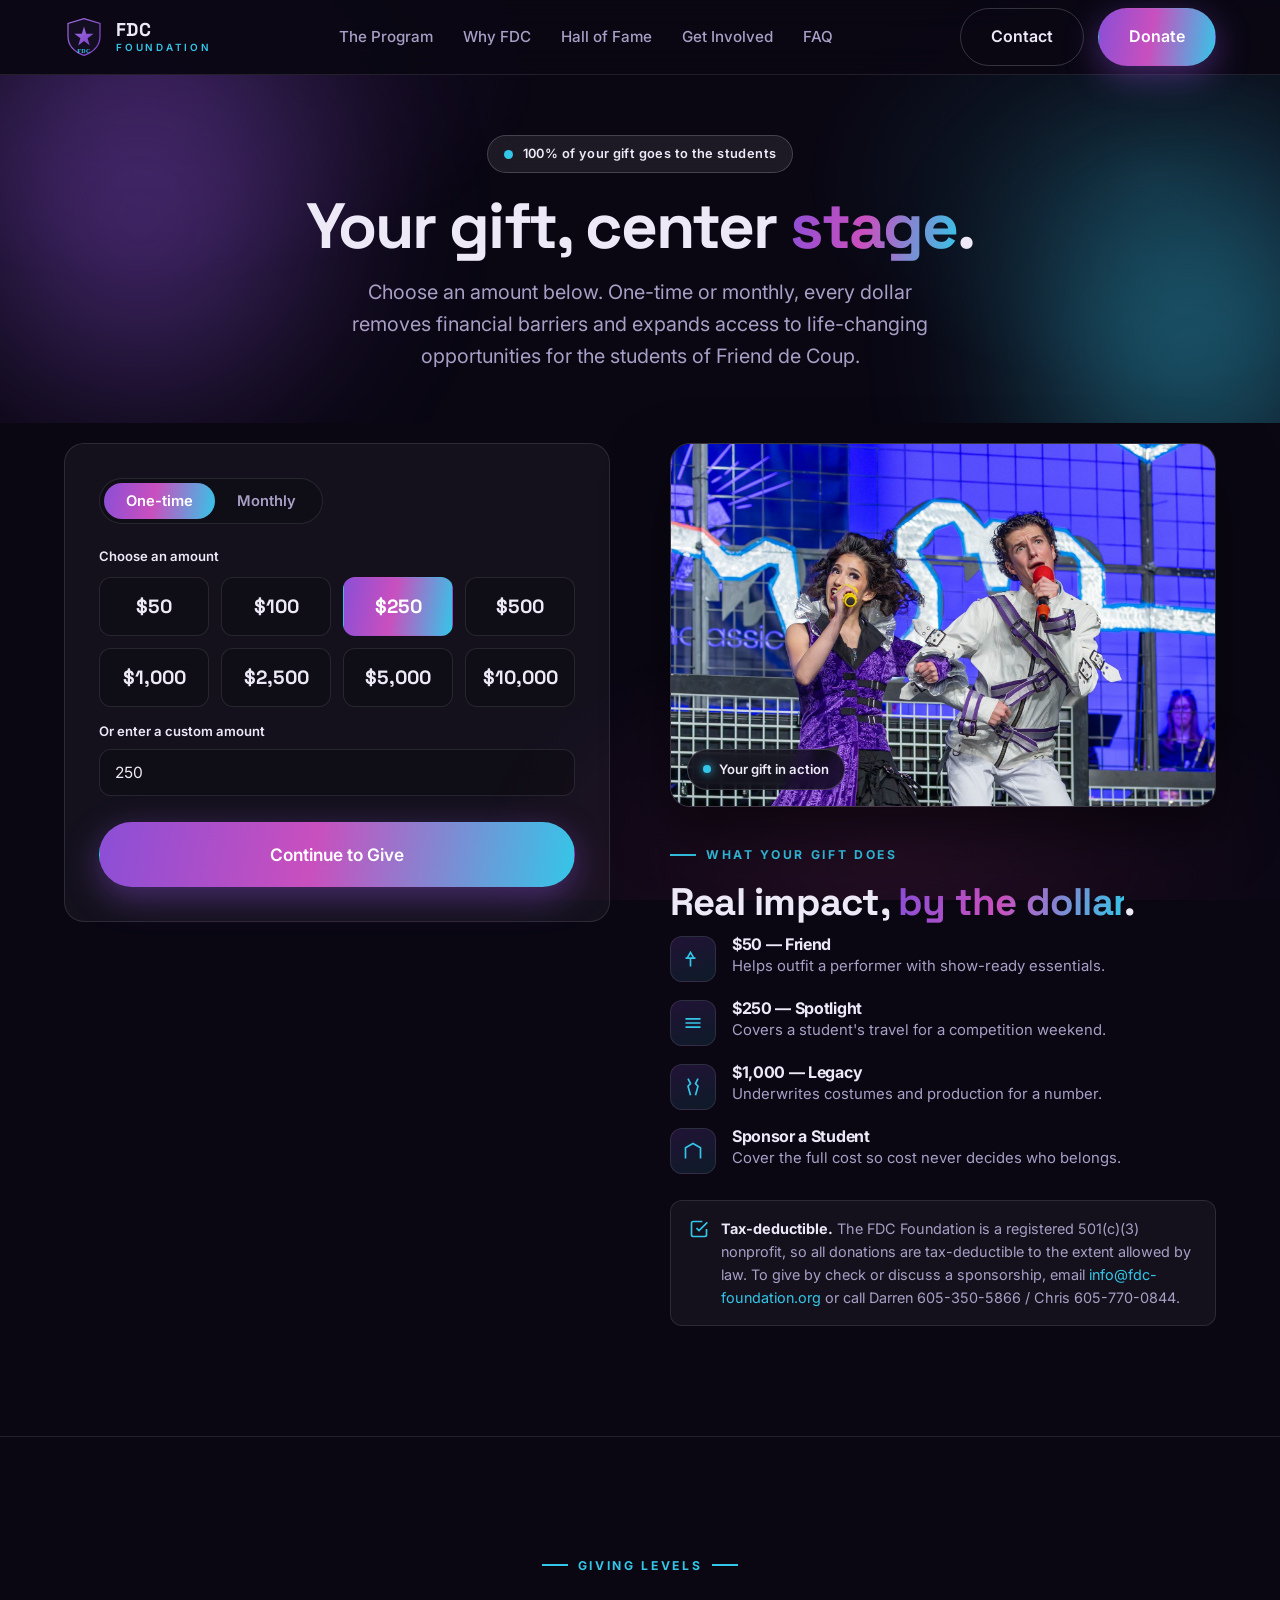
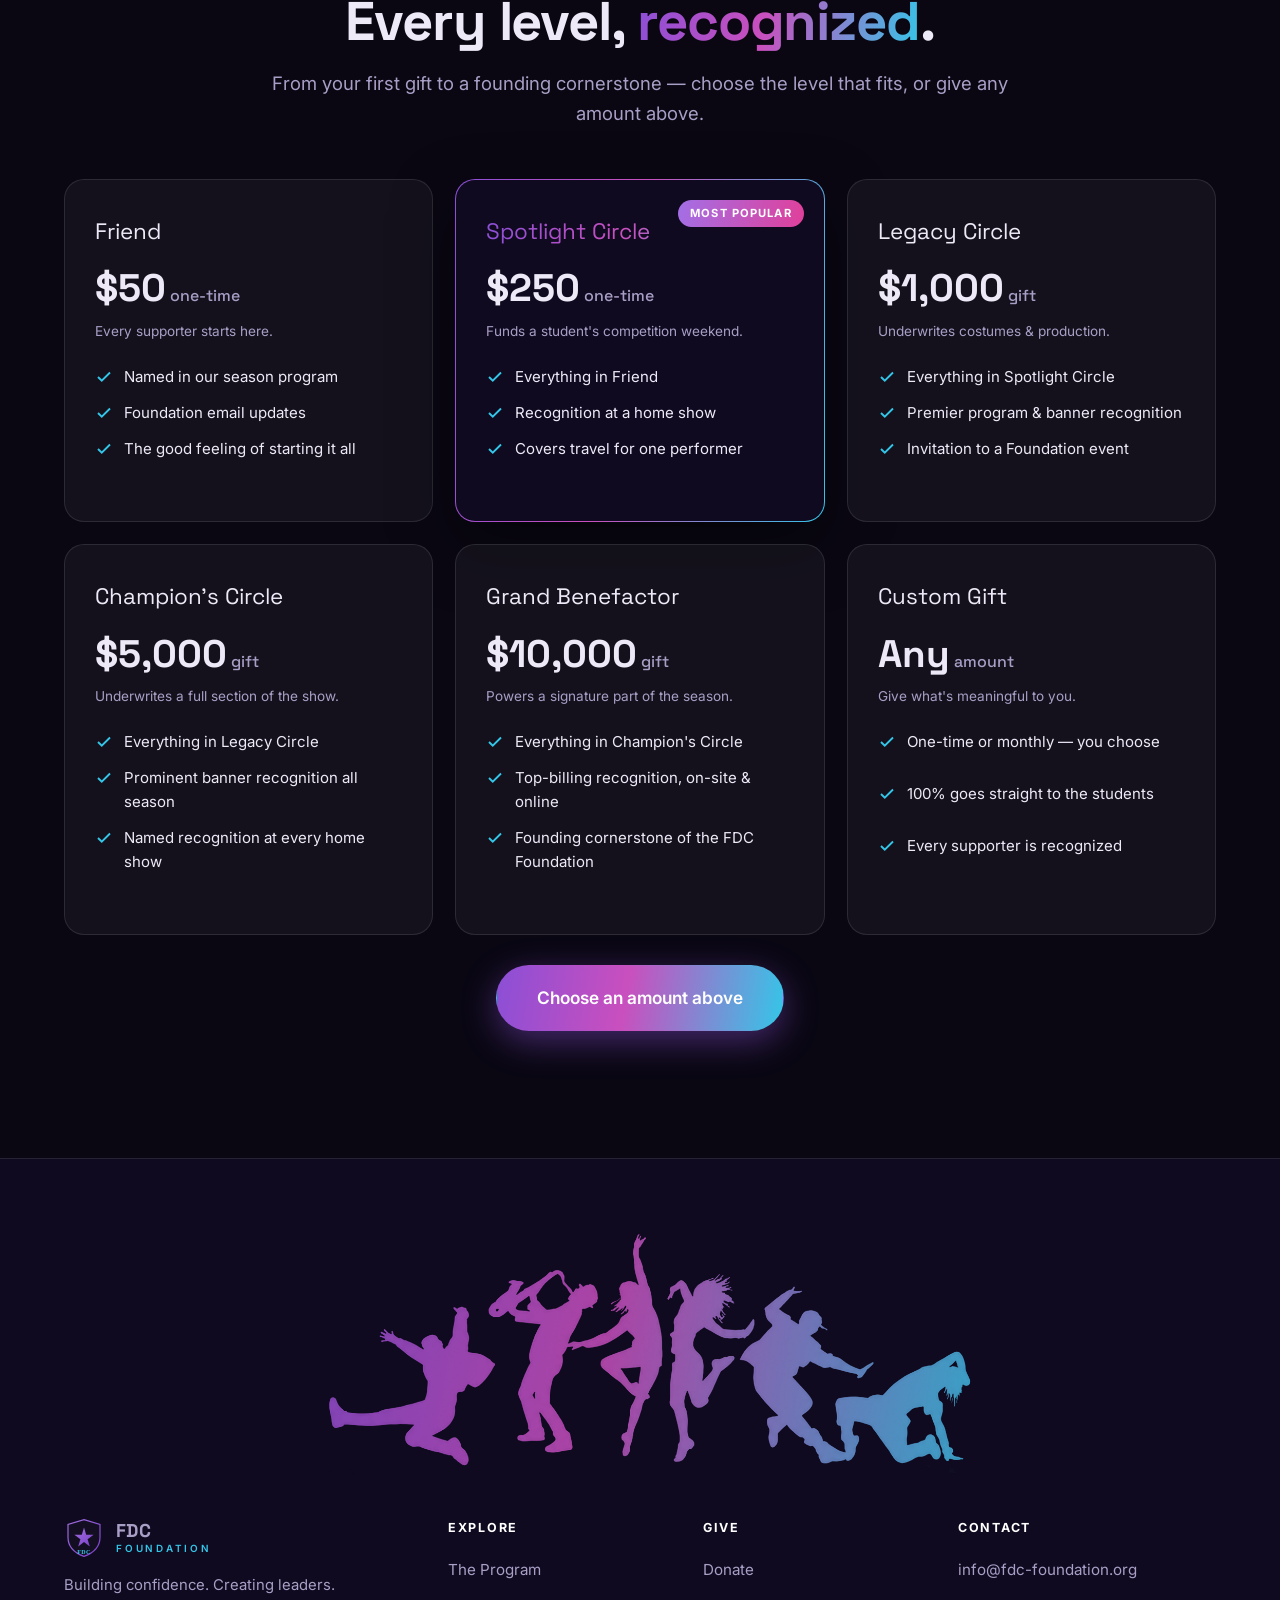
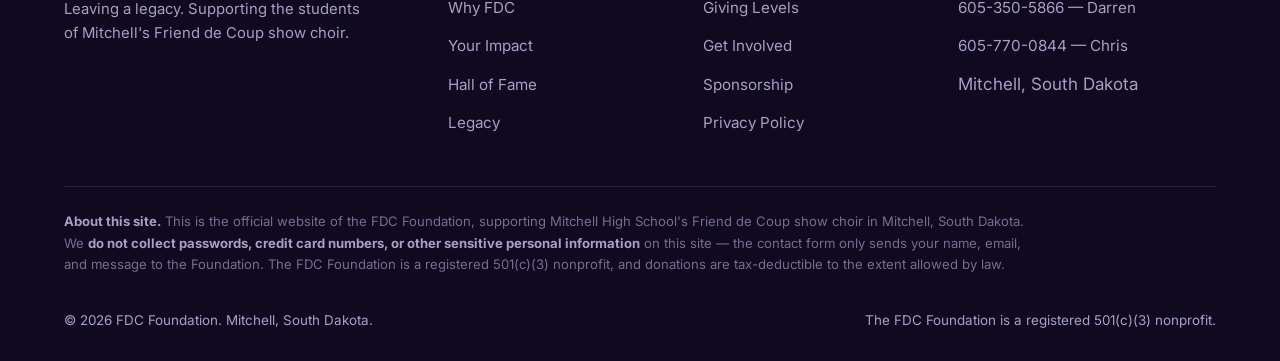
<file: donate.html>
<!DOCTYPE html>
<html lang="en">
<head>
  <meta charset="UTF-8" />
  <meta name="viewport" content="width=device-width, initial-scale=1.0" />
  <title>Donate — FDC Foundation</title>
  <meta name="description" content="Make a gift to the FDC Foundation and support the students of Mitchell's Friend de Coup show choir. One-time or monthly — every dollar goes straight to students." />
  <link rel="icon" href="assets/crest.svg" type="image/svg+xml" />
  <link rel="preconnect" href="https://fonts.googleapis.com" />
  <link rel="preconnect" href="https://fonts.gstatic.com" crossorigin />
  <link href="https://fonts.googleapis.com/css2?family=Space+Grotesk:wght@500;600;700&family=Inter:wght@400;500;600;700&display=swap" rel="stylesheet" />
  <link rel="stylesheet" href="assets/styles.css" />
</head>
<body>

  <!-- ===================== HEADER ===================== -->
  <header class="site-header solid">
    <div class="wrap nav">
      <a href="index.html" class="brand" aria-label="FDC Foundation home">
        <img src="assets/crest.svg" alt="" class="brand__crest" />
        <span class="brand__name">FDC<span>Foundation</span></span>
      </a>
      <nav aria-label="Primary">
        <ul class="nav__links">
          <li><a href="index.html#about">The Program</a></li>
          <li><a href="index.html#premiere">Why FDC</a></li>
          <li><a href="hall-of-fame.html">Hall of Fame</a></li>
          <li><a href="index.html#give">Get Involved</a></li>
          <li><a href="index.html#faq">FAQ</a></li>
        </ul>
      </nav>
      <div class="nav__cta">
        <a href="index.html#contact" class="btn btn--ghost">Contact</a>
        <a href="donate.html" class="btn btn--grad">Donate</a>
        <button class="nav-toggle" aria-label="Open menu" aria-expanded="false"><span></span><span></span><span></span></button>
      </div>
    </div>
    <div class="mobile-menu">
      <ul>
        <li><a href="index.html#about">The Program</a></li>
        <li><a href="index.html#premiere">Why FDC</a></li>
        <li><a href="hall-of-fame.html">Hall of Fame</a></li>
        <li><a href="index.html#impact">Your Impact</a></li>
        <li><a href="index.html#give">Get Involved</a></li>
        <li><a href="index.html#faq">FAQ</a></li>
        <li><a href="index.html#contact">Contact</a></li>
      </ul>
    </div>
  </header>

  <!-- ===================== DONATE HERO ===================== -->
  <section class="hero donate-hero">
    <div class="aurora aurora--1"></div>
    <div class="aurora aurora--2"></div>
    <div class="wrap">
      <div class="center" style="max-width:760px;margin:0 auto;">
        <span class="hero__badge" style="margin:0 auto 22px;"><span class="pulse"></span> 100% of your gift goes to the students</span>
        <h1 style="font-size:clamp(2.4rem,6vw,4rem);">Your gift, center <span class="grad-text">stage</span>.</h1>
        <p class="hero__sub" style="margin:0 auto;">
          Choose an amount below. One-time or monthly, every dollar removes financial barriers and
          expands access to life-changing opportunities for the students of Friend de Coup.
        </p>
      </div>
    </div>
  </section>

  <!-- ===================== DONATE FORM ===================== -->
  <section class="section" style="padding-top:20px;">
    <div class="wrap">
      <div class="split" style="align-items:start;">
        <!-- Left: giving card -->
        <div class="form reveal" style="position:sticky;top:96px;">
          <div class="freq-toggle" role="group" aria-label="Giving frequency">
            <button type="button" class="active">One-time</button>
            <button type="button">Monthly</button>
          </div>
          <label style="display:block;font-size:0.82rem;font-weight:600;margin-bottom:10px;">Choose an amount</label>
          <div class="amount-grid">
            <button type="button" data-amount="50">$50</button>
            <button type="button" data-amount="100">$100</button>
            <button type="button" data-amount="250" class="active">$250</button>
            <button type="button" data-amount="500">$500</button>
            <button type="button" data-amount="1000">$1,000</button>
            <button type="button" data-amount="2500">$2,500</button>
            <button type="button" data-amount="5000">$5,000</button>
            <button type="button" data-amount="10000">$10,000</button>
          </div>
          <div class="field" style="margin-top:14px;">
            <label for="custom-amount">Or enter a custom amount</label>
            <input type="number" id="custom-amount" min="1" step="1" value="250" placeholder="$" />
          </div>
          <a href="#give" data-donate class="btn btn--grad btn--block btn--lg" style="margin-top:8px;">Continue to Give</a>
          <!-- HIDDEN until online giving is wired up. To restore this reminder, remove the surrounding comment tags.
          <div class="note-box" style="margin-top:20px;">
            <svg width="20" height="20" viewBox="0 0 24 24" fill="none" stroke="currentColor" stroke-width="2"><circle cx="12" cy="12" r="10"/><path d="M12 16v-4M12 8h.01"/></svg>
            <span><strong style="color:var(--text);">Setup needed:</strong> connect this button to your live donation provider (Givebutter). Until then it shows a thank-you message with Darren &amp; Chris's contact info. See <code>README.md</code>.</span>
          </div>
          -->

        </div>

        <!-- Right: impact -->
        <div class="reveal" data-delay="1">
          <div class="photo-frame photo-frame--wide" style="margin-bottom:30px;">
            <img src="assets/img/duo.jpg" alt="Friend de Coup performers on stage" loading="lazy" />
            <span class="photo-badge"><span class="dot"></span> Your gift in action</span>
          </div>
          <span class="eyebrow">What your gift does</span>
          <h2 class="section-title" style="font-size:clamp(1.8rem,3.5vw,2.4rem);">Real impact, <span class="grad-text">by the dollar</span>.</h2>
          <ul class="dollar-list">
            <li><span class="ic"><svg width="20" height="20" viewBox="0 0 24 24" fill="none" stroke="currentColor" stroke-width="2"><path d="M5 11l4-7 4 7M3 11h12M9 11v10"/></svg></span><div><h4>$50 — Friend</h4><p>Helps outfit a performer with show-ready essentials.</p></div></li>
            <li><span class="ic"><svg width="20" height="20" viewBox="0 0 24 24" fill="none" stroke="currentColor" stroke-width="2"><path d="M3 7h18M3 12h18M3 17h18"/></svg></span><div><h4>$250 — Spotlight</h4><p>Covers a student's travel for a competition weekend.</p></div></li>
            <li><span class="ic"><svg width="20" height="20" viewBox="0 0 24 24" fill="none" stroke="currentColor" stroke-width="2"><path d="M6 2l3 6-3 3 3 11M18 2l-3 6 3 3-3 11"/></svg></span><div><h4>$1,000 — Legacy</h4><p>Underwrites costumes and production for a number.</p></div></li>
            <li><span class="ic"><svg width="20" height="20" viewBox="0 0 24 24" fill="none" stroke="currentColor" stroke-width="2"><path d="M3 21V8l9-5 9 5v13"/></svg></span><div><h4>Sponsor a Student</h4><p>Cover the full cost so cost never decides who belongs.</p></div></li>
          </ul>
          <div class="note-box" style="margin-top:26px;">
            <svg width="20" height="20" viewBox="0 0 24 24" fill="none" stroke="currentColor" stroke-width="2"><path d="M9 11l3 3L22 4M21 12v7a2 2 0 0 1-2 2H5a2 2 0 0 1-2-2V5a2 2 0 0 1 2-2h11"/></svg>
            <span><strong style="color:var(--text);">Tax-deductible.</strong> The FDC Foundation is a registered 501(c)(3) nonprofit, so all donations are tax-deductible to the extent allowed by law. To give by check or discuss a sponsorship, email <a href="mailto:info@fdc-foundation.org" style="color:var(--cyan);">info@fdc-foundation.org</a> or call Darren 605-350-5866 / Chris 605-770-0844.</span>
          </div>
        </div>
      </div>
    </div>
  </section>

  <!-- ===================== GIVING LEVELS (full ladder) ===================== -->
  <section class="section" id="tiers" style="border-top:1px solid var(--line);">
    <div class="wrap center">
      <span class="eyebrow center">Giving Levels</span>
      <h2 class="section-title">Every level, <span class="grad-text">recognized</span>.</h2>
      <p class="lede">From your first gift to a founding cornerstone — choose the level that fits, or give any amount above.</p>
    </div>
    <div class="wrap">
      <div class="tiers">
        <div class="tier reveal">
          <div class="tier__name">Friend</div>
          <div class="tier__amount">$50<span> one-time</span></div>
          <div class="tier__give">Every supporter starts here.</div>
          <ul class="tier__list">
            <li><svg width="18" height="18" viewBox="0 0 24 24" fill="none" stroke="currentColor" stroke-width="2.5"><path d="M20 6 9 17l-5-5"/></svg> Named in our season program</li>
            <li><svg width="18" height="18" viewBox="0 0 24 24" fill="none" stroke="currentColor" stroke-width="2.5"><path d="M20 6 9 17l-5-5"/></svg> Foundation email updates</li>
            <li><svg width="18" height="18" viewBox="0 0 24 24" fill="none" stroke="currentColor" stroke-width="2.5"><path d="M20 6 9 17l-5-5"/></svg> The good feeling of starting it all</li>
          </ul>
        </div>
        <div class="tier tier--feat reveal" data-delay="1">
          <span class="tier__flag">Most Popular</span>
          <div class="tier__name grad-text">Spotlight Circle</div>
          <div class="tier__amount">$250<span> one-time</span></div>
          <div class="tier__give">Funds a student's competition weekend.</div>
          <ul class="tier__list">
            <li><svg width="18" height="18" viewBox="0 0 24 24" fill="none" stroke="currentColor" stroke-width="2.5"><path d="M20 6 9 17l-5-5"/></svg> Everything in Friend</li>
            <li><svg width="18" height="18" viewBox="0 0 24 24" fill="none" stroke="currentColor" stroke-width="2.5"><path d="M20 6 9 17l-5-5"/></svg> Recognition at a home show</li>
            <li><svg width="18" height="18" viewBox="0 0 24 24" fill="none" stroke="currentColor" stroke-width="2.5"><path d="M20 6 9 17l-5-5"/></svg> Covers travel for one performer</li>
          </ul>
        </div>
        <div class="tier reveal" data-delay="2">
          <div class="tier__name">Legacy Circle</div>
          <div class="tier__amount">$1,000<span> gift</span></div>
          <div class="tier__give">Underwrites costumes &amp; production.</div>
          <ul class="tier__list">
            <li><svg width="18" height="18" viewBox="0 0 24 24" fill="none" stroke="currentColor" stroke-width="2.5"><path d="M20 6 9 17l-5-5"/></svg> Everything in Spotlight Circle</li>
            <li><svg width="18" height="18" viewBox="0 0 24 24" fill="none" stroke="currentColor" stroke-width="2.5"><path d="M20 6 9 17l-5-5"/></svg> Premier program &amp; banner recognition</li>
            <li><svg width="18" height="18" viewBox="0 0 24 24" fill="none" stroke="currentColor" stroke-width="2.5"><path d="M20 6 9 17l-5-5"/></svg> Invitation to a Foundation event</li>
          </ul>
        </div>
        <div class="tier reveal">
          <div class="tier__name">Champion's Circle</div>
          <div class="tier__amount">$5,000<span> gift</span></div>
          <div class="tier__give">Underwrites a full section of the show.</div>
          <ul class="tier__list">
            <li><svg width="18" height="18" viewBox="0 0 24 24" fill="none" stroke="currentColor" stroke-width="2.5"><path d="M20 6 9 17l-5-5"/></svg> Everything in Legacy Circle</li>
            <li><svg width="18" height="18" viewBox="0 0 24 24" fill="none" stroke="currentColor" stroke-width="2.5"><path d="M20 6 9 17l-5-5"/></svg> Prominent banner recognition all season</li>
            <li><svg width="18" height="18" viewBox="0 0 24 24" fill="none" stroke="currentColor" stroke-width="2.5"><path d="M20 6 9 17l-5-5"/></svg> Named recognition at every home show</li>
          </ul>
        </div>
        <div class="tier reveal" data-delay="1">
          <div class="tier__name">Grand Benefactor</div>
          <div class="tier__amount">$10,000<span> gift</span></div>
          <div class="tier__give">Powers a signature part of the season.</div>
          <ul class="tier__list">
            <li><svg width="18" height="18" viewBox="0 0 24 24" fill="none" stroke="currentColor" stroke-width="2.5"><path d="M20 6 9 17l-5-5"/></svg> Everything in Champion's Circle</li>
            <li><svg width="18" height="18" viewBox="0 0 24 24" fill="none" stroke="currentColor" stroke-width="2.5"><path d="M20 6 9 17l-5-5"/></svg> Top-billing recognition, on-site &amp; online</li>
            <li><svg width="18" height="18" viewBox="0 0 24 24" fill="none" stroke="currentColor" stroke-width="2.5"><path d="M20 6 9 17l-5-5"/></svg> Founding cornerstone of the FDC Foundation</li>
          </ul>
        </div>
        <div class="tier reveal" data-delay="2">
          <div class="tier__name">Custom Gift</div>
          <div class="tier__amount">Any<span> amount</span></div>
          <div class="tier__give">Give what's meaningful to you.</div>
          <ul class="tier__list">
            <li><svg width="18" height="18" viewBox="0 0 24 24" fill="none" stroke="currentColor" stroke-width="2.5"><path d="M20 6 9 17l-5-5"/></svg> One-time or monthly — you choose</li>
            <li><svg width="18" height="18" viewBox="0 0 24 24" fill="none" stroke="currentColor" stroke-width="2.5"><path d="M20 6 9 17l-5-5"/></svg> 100% goes straight to the students</li>
            <li><svg width="18" height="18" viewBox="0 0 24 24" fill="none" stroke="currentColor" stroke-width="2.5"><path d="M20 6 9 17l-5-5"/></svg> Every supporter is recognized</li>
          </ul>
        </div>
      </div>
      <p class="center" style="margin-top:30px;">
        <a href="#top" onclick="window.scrollTo({top:0,behavior:'smooth'});return false;" class="btn btn--grad btn--lg">Choose an amount above</a>
      </p>
    </div>
  </section>

  <!-- ===================== FOOTER ===================== -->
  <footer class="site-footer">
    <div class="wrap">
      <div class="dancer-strip dancer-topper"><div class="dancers"></div></div>
      <div class="footer-grid">
        <div class="footer-brand">
          <a href="index.html" class="brand"><img src="assets/crest.svg" alt="" class="brand__crest" /><span class="brand__name">FDC<span>Foundation</span></span></a>
          <p>Building confidence. Creating leaders. Leaving a legacy. Supporting the students of Mitchell's Friend de Coup show choir.</p>
        </div>
        <div class="footer-col">
          <h5>Explore</h5>
          <ul>
            <li><a href="index.html#about">The Program</a></li>
            <li><a href="index.html#premiere">Why FDC</a></li>
            <li><a href="index.html#impact">Your Impact</a></li>
            <li><a href="hall-of-fame.html">Hall of Fame</a></li>
            <li><a href="index.html#legacy">Legacy</a></li>
          </ul>
        </div>
        <div class="footer-col">
          <h5>Give</h5>
          <ul>
            <li><a href="donate.html">Donate</a></li>
            <li><a href="index.html#tiers">Giving Levels</a></li>
            <li><a href="index.html#give">Get Involved</a></li>
            <li><a href="index.html#contact">Sponsorship</a></li>
            <li><a href="privacy.html">Privacy Policy</a></li>
          </ul>
        </div>
        <div class="footer-col">
          <h5>Contact</h5>
          <ul>
            <li><a href="mailto:info@fdc-foundation.org">info@fdc-foundation.org</a></li>
            <li><a href="tel:+16053505866">605-350-5866 — Darren</a></li>
            <li><a href="tel:+16057700844">605-770-0844 — Chris</a></li>
            <li>Mitchell, South Dakota</li>
          </ul>
        </div>
      </div>
      <div class="footer-bottom">
        <p class="footer-note"><strong>About this site.</strong> This is the official website of the FDC Foundation, supporting Mitchell High School's Friend de Coup show choir in Mitchell, South Dakota. We <strong>do not collect passwords, credit card numbers, or other sensitive personal information</strong> on this site — the contact form only sends your name, email, and message to the Foundation. The FDC Foundation is a registered 501(c)(3) nonprofit, and donations are tax-deductible to the extent allowed by law.</p>
        <span>&copy; <span id="year">2026</span> FDC Foundation. Mitchell, South Dakota.</span>
        <span>The FDC Foundation is a registered 501(c)(3) nonprofit.</span>
      </div>
    </div>
  </footer>

  <!-- ===================== THANK-YOU MODAL ===================== -->
  <div class="modal" id="thanks-modal" role="dialog" aria-modal="true" aria-labelledby="thanks-title" aria-describedby="thanks-desc">
    <div class="modal__overlay" data-close></div>
    <div class="modal__card">
      <button class="modal__close" data-close aria-label="Close">&times;</button>
      <div class="modal__icon">
        <svg width="30" height="30" viewBox="0 0 24 24" fill="none" stroke="currentColor" stroke-width="2"><path d="M12 21s-7-4.35-9.5-9A5 5 0 0 1 12 6a5 5 0 0 1 9.5 6c-2.5 4.65-9.5 9-9.5 9z"/></svg>
      </div>
      <h2>Thank you for supporting <span class="grad-text">FDC</span>!</h2>
      <div class="modal__amount" id="thanks-amount" hidden></div>
      <p id="thanks-desc">
        Online giving isn't switched on just yet — but we'd love to make your gift happen right now.
        Please reach out to <strong style="color:var(--text)">Darren</strong> or
        <strong style="color:var(--text)">Chris</strong> and they'll take care of the rest.
      </p>
      <div class="modal__contacts">
        <div class="modal__contact">
          <span class="ic"><svg width="20" height="20" viewBox="0 0 24 24" fill="none" stroke="currentColor" stroke-width="2"><path d="M22 16.92v3a2 2 0 0 1-2.18 2 19.8 19.8 0 0 1-8.63-3.07 19.5 19.5 0 0 1-6-6 19.8 19.8 0 0 1-3.07-8.67A2 2 0 0 1 4.11 2h3a2 2 0 0 1 2 1.72c.13.96.36 1.9.7 2.81a2 2 0 0 1-.45 2.11L8.09 9.91a16 16 0 0 0 6 6l1.27-1.27a2 2 0 0 1 2.11-.45c.91.34 1.85.57 2.81.7A2 2 0 0 1 22 16.92z"/></svg></span>
          <div><span class="who">Call or text · Darren</span><a href="tel:+16053505866">605-350-5866</a></div>
        </div>
        <div class="modal__contact">
          <span class="ic"><svg width="20" height="20" viewBox="0 0 24 24" fill="none" stroke="currentColor" stroke-width="2"><path d="M22 16.92v3a2 2 0 0 1-2.18 2 19.8 19.8 0 0 1-8.63-3.07 19.5 19.5 0 0 1-6-6 19.8 19.8 0 0 1-3.07-8.67A2 2 0 0 1 4.11 2h3a2 2 0 0 1 2 1.72c.13.96.36 1.9.7 2.81a2 2 0 0 1-.45 2.11L8.09 9.91a16 16 0 0 0 6 6l1.27-1.27a2 2 0 0 1 2.11-.45c.91.34 1.85.57 2.81.7A2 2 0 0 1 22 16.92z"/></svg></span>
          <div><span class="who">Call or text · Chris</span><a href="tel:+16057700844">605-770-0844</a></div>
        </div>
        <div class="modal__contact">
          <span class="ic"><svg width="20" height="20" viewBox="0 0 24 24" fill="none" stroke="currentColor" stroke-width="2"><path d="M4 4h16v16H4zM4 7l8 6 8-6"/></svg></span>
          <div><span class="who">Email the Foundation</span><a href="mailto:info@fdc-foundation.org?subject=I%27d%20like%20to%20support%20FDC">info@fdc-foundation.org</a></div>
        </div>
      </div>
      <p class="modal__note">The FDC Foundation is a registered 501(c)(3) nonprofit, so all gifts are tax-deductible to the extent allowed by law.</p>
    </div>
  </div>

  <script src="assets/script.js"></script>
</body>
</html>
</file>
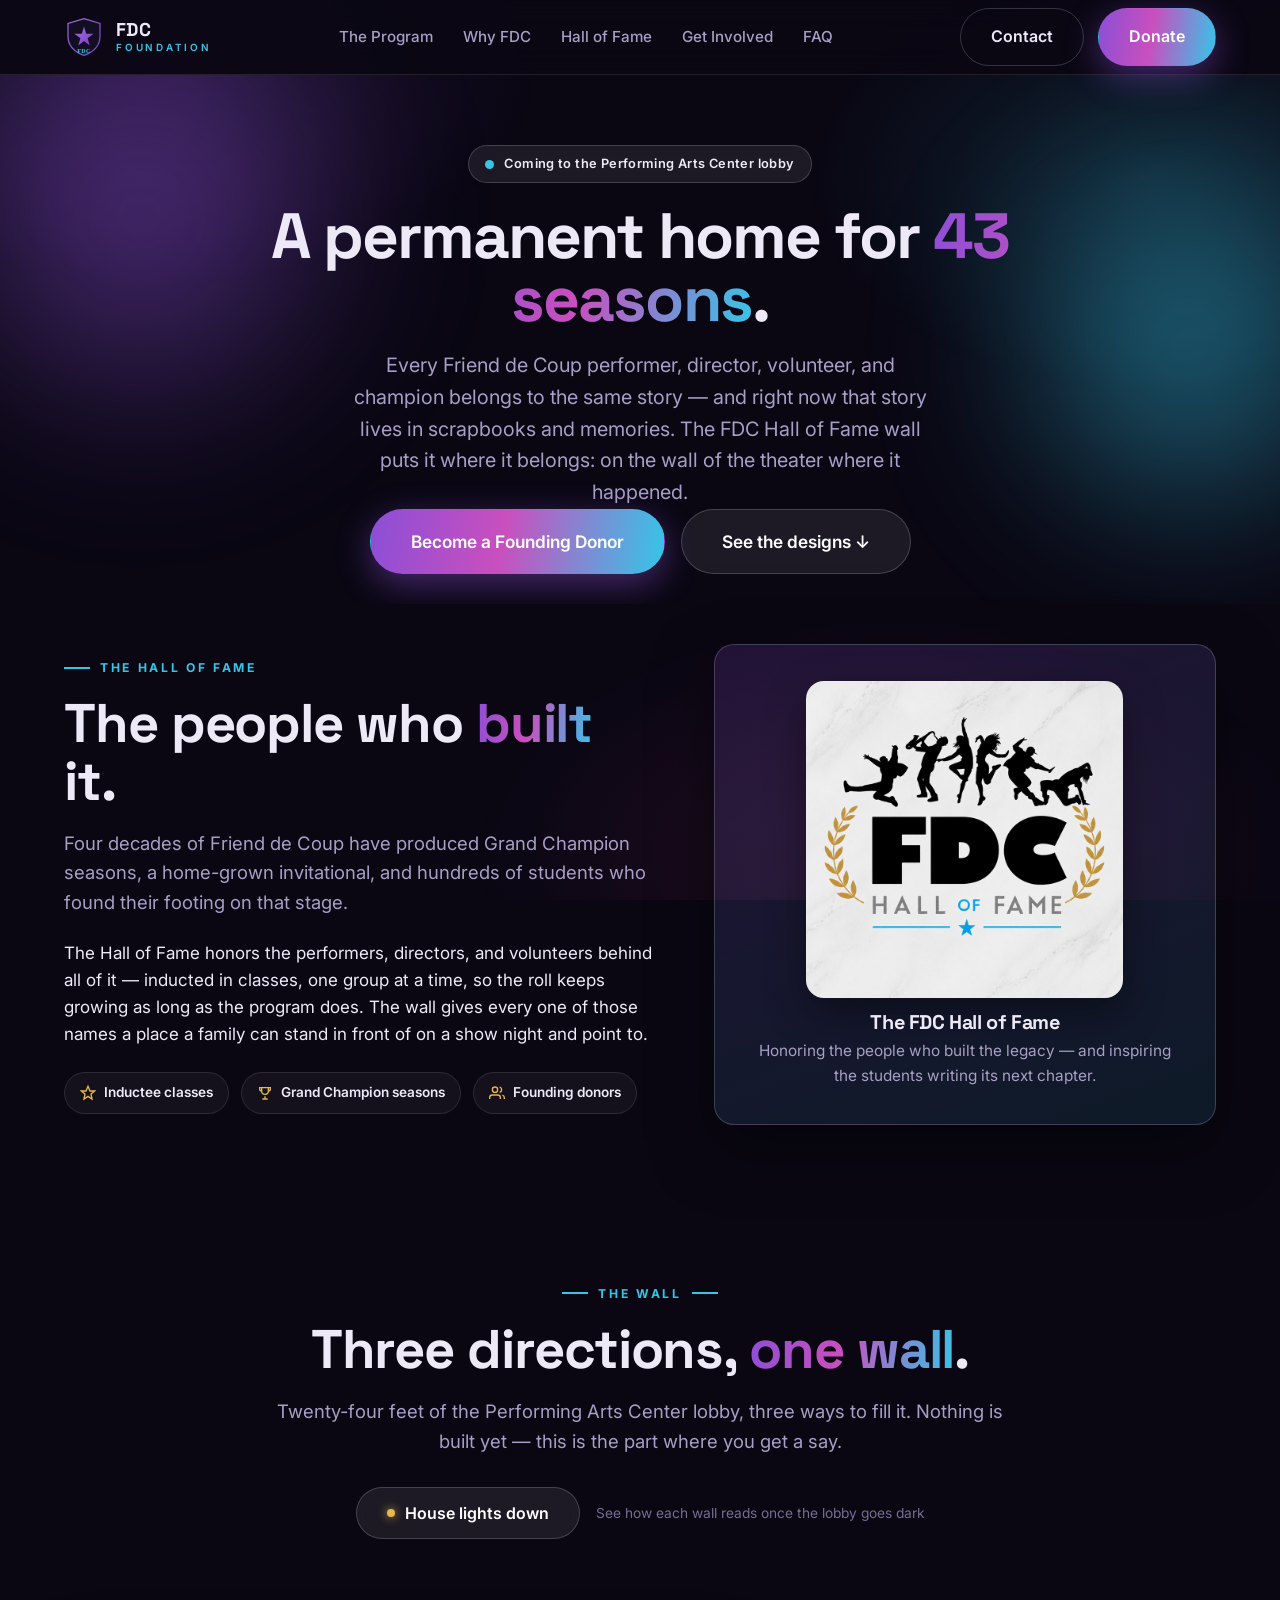
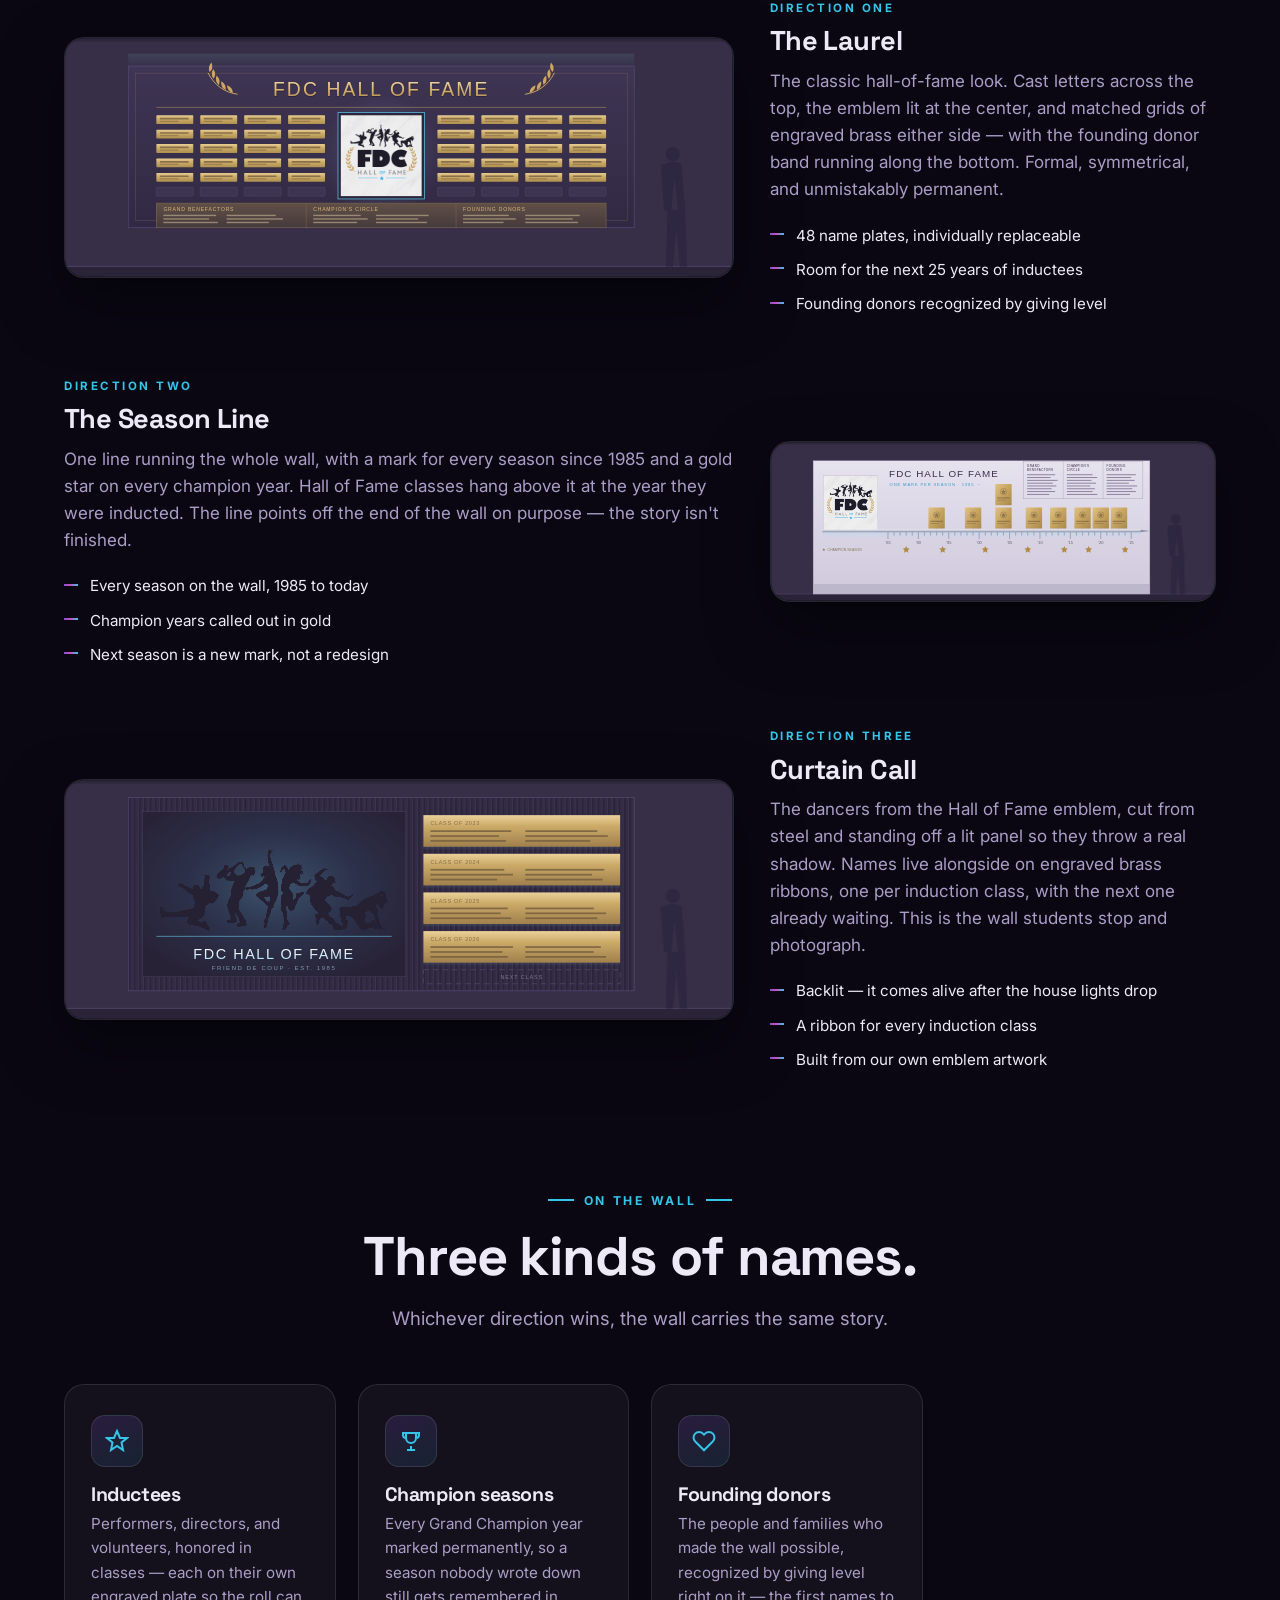
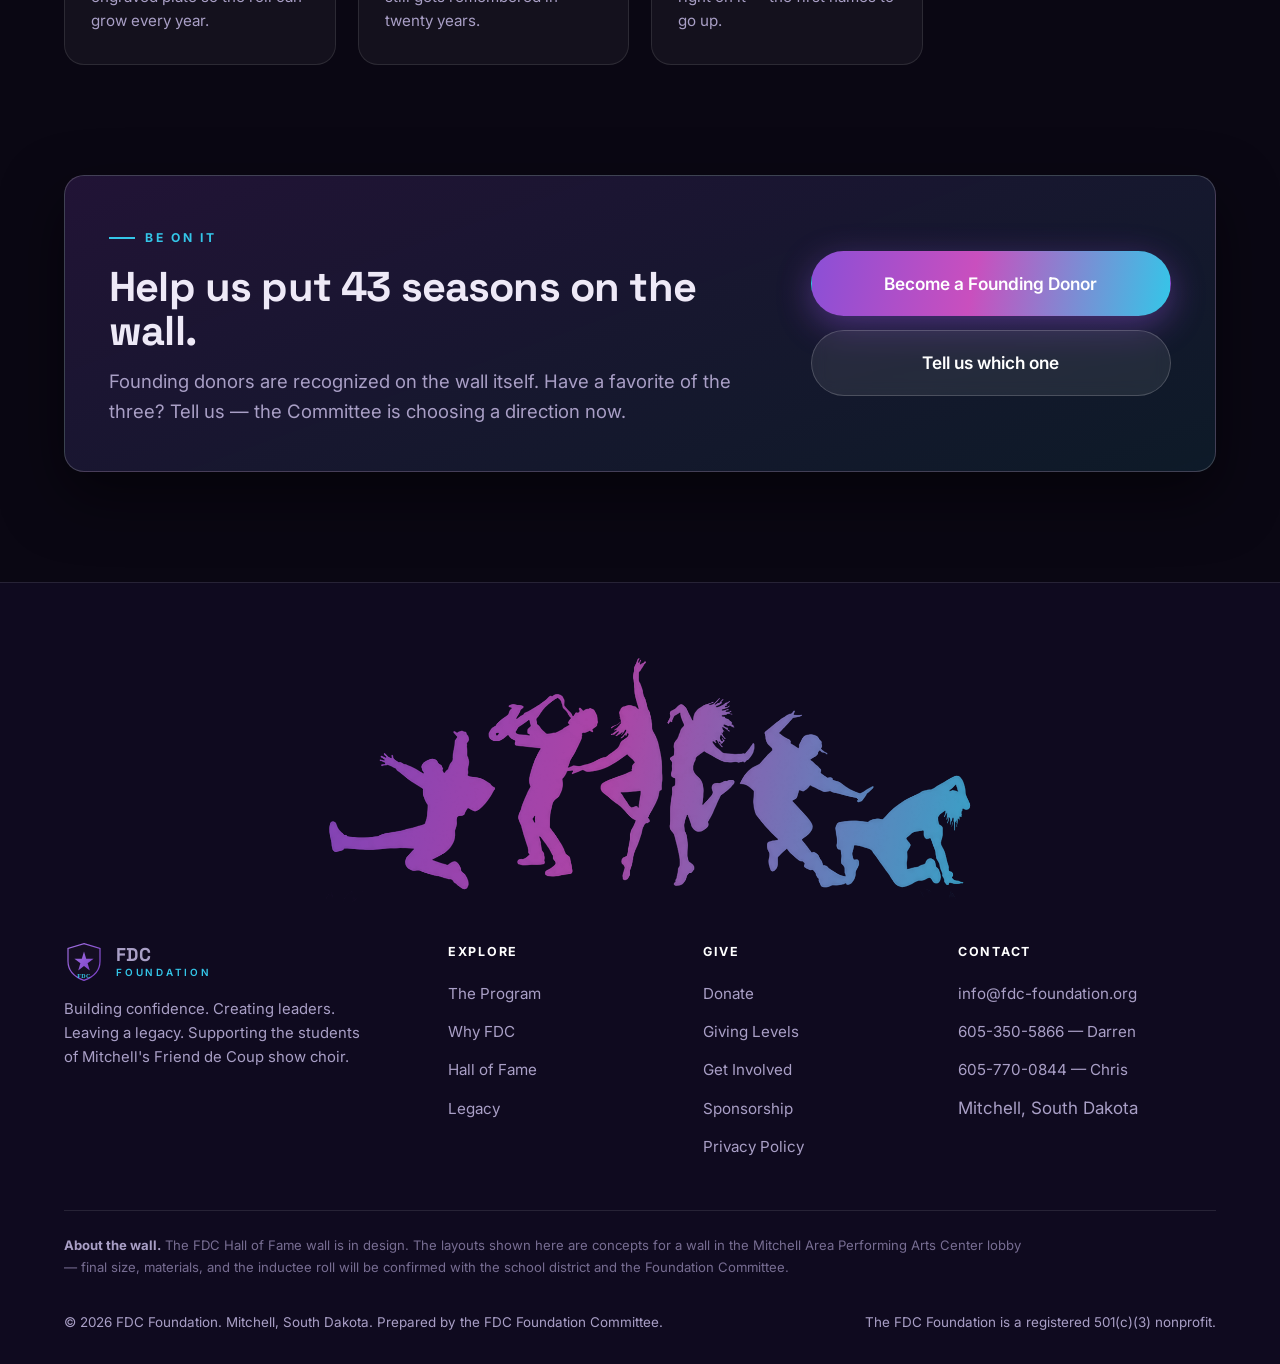
<file: hall-of-fame.html>
<!DOCTYPE html>
<html lang="en">
<head>
  <meta charset="UTF-8" />
  <meta name="viewport" content="width=device-width, initial-scale=1.0" />
  <title>The Hall of Fame Wall — FDC Foundation</title>
  <meta name="description" content="Forty-three seasons of Friend de Coup performers, directors, and champions are getting a permanent home in the Mitchell Area Performing Arts Center lobby. See the three designs and help build the FDC Hall of Fame wall." />
  <meta property="og:title" content="The FDC Hall of Fame Wall" />
  <meta property="og:description" content="A permanent home for 43 seasons — coming to the Mitchell Area Performing Arts Center lobby." />
  <meta property="og:type" content="website" />
  <meta property="og:image" content="assets/img/hall-of-fame.jpg" />
  <link rel="icon" href="assets/crest.svg" type="image/svg+xml" />
  <link rel="preconnect" href="https://fonts.googleapis.com" />
  <link rel="preconnect" href="https://fonts.gstatic.com" crossorigin />
  <link href="https://fonts.googleapis.com/css2?family=Space+Grotesk:wght@500;600;700&family=Inter:wght@400;500;600;700&display=swap" rel="stylesheet" />
  <link rel="stylesheet" href="assets/styles.css" />
</head>
<body>

  <!-- ===================== HEADER ===================== -->
  <header class="site-header solid">
    <div class="wrap nav">
      <a href="index.html" class="brand" aria-label="FDC Foundation home">
        <img src="assets/crest.svg" alt="" class="brand__crest" />
        <span class="brand__name">FDC<span>Foundation</span></span>
      </a>
      <nav aria-label="Primary">
        <ul class="nav__links">
          <li><a href="index.html#about">The Program</a></li>
          <li><a href="index.html#premiere">Why FDC</a></li>
          <li><a href="hall-of-fame.html">Hall of Fame</a></li>
          <li><a href="index.html#give">Get Involved</a></li>
          <li><a href="index.html#faq">FAQ</a></li>
        </ul>
      </nav>
      <div class="nav__cta">
        <a href="index.html#contact" class="btn btn--ghost">Contact</a>
        <a href="donate.html" class="btn btn--grad">Donate</a>
        <button class="nav-toggle" aria-label="Open menu" aria-expanded="false"><span></span><span></span><span></span></button>
      </div>
    </div>
    <div class="mobile-menu">
      <ul>
        <li><a href="index.html#about">The Program</a></li>
        <li><a href="index.html#premiere">Why FDC</a></li>
        <li><a href="hall-of-fame.html">Hall of Fame</a></li>
        <li><a href="index.html#give">Get Involved</a></li>
        <li><a href="index.html#faq">FAQ</a></li>
        <li><a href="index.html#contact">Contact</a></li>
      </ul>
      <a href="donate.html" class="btn btn--grad">Donate Now</a>
    </div>
  </header>

  <!-- ===================== HERO ===================== -->
  <section class="hero hof-hero">
    <div class="aurora aurora--1"></div>
    <div class="aurora aurora--2"></div>
    <div class="wrap">
      <div class="center" style="max-width:820px;margin:0 auto;">
        <span class="hero__badge" style="margin:0 auto 22px;"><span class="pulse"></span> Coming to the Performing Arts Center lobby</span>
        <h1 style="font-size:clamp(2.4rem,6vw,4rem);">A permanent home for <span class="grad-text"><span data-seasons>43</span> seasons</span>.</h1>
        <p class="hero__sub" style="margin:0 auto;">
          Every Friend de Coup performer, director, volunteer, and champion belongs to the same story —
          and right now that story lives in scrapbooks and memories. The FDC Hall of Fame wall puts it
          where it belongs: on the wall of the theater where it happened.
        </p>
        <div class="hero__actions" style="justify-content:center;">
          <a href="donate.html" class="btn btn--grad btn--lg">Become a Founding Donor</a>
          <a href="#designs" class="btn btn--glass btn--lg">See the designs ↓</a>
        </div>
      </div>
    </div>
  </section>

  <!-- ===================== WHAT IT IS ===================== -->
  <section class="section" style="padding-top:40px;">
    <div class="wrap">
      <div class="split split--wl">
        <div class="reveal">
          <span class="eyebrow">The Hall of Fame</span>
          <h2 class="section-title">The people who <span class="grad-text">built</span> it.</h2>
          <p class="lede">Four decades of Friend de Coup have produced Grand Champion seasons, a home-grown invitational, and hundreds of students who found their footing on that stage.</p>
          <p style="margin-top:22px;">
            The Hall of Fame honors the performers, directors, and volunteers behind all of it — inducted
            in classes, one group at a time, so the roll keeps growing as long as the program does. The wall
            gives every one of those names a place a family can stand in front of on a show night and point to.
          </p>
          <div class="badge-row" style="margin-top:24px;">
            <span class="mini-badge"><svg width="16" height="16" viewBox="0 0 24 24" fill="none" stroke="currentColor" stroke-width="2"><path d="M12 2l3 7h7l-5.5 4.5L18 21l-6-4-6 4 1.5-7.5L2 9h7z"/></svg> Inductee classes</span>
            <span class="mini-badge"><svg width="16" height="16" viewBox="0 0 24 24" fill="none" stroke="currentColor" stroke-width="2"><path d="M8 21h8M12 17v4M7 4h10v5a5 5 0 0 1-10 0zM7 4H4v2a3 3 0 0 0 3 3M17 4h3v2a3 3 0 0 1-3 3"/></svg> Grand Champion seasons</span>
            <span class="mini-badge"><svg width="16" height="16" viewBox="0 0 24 24" fill="none" stroke="currentColor" stroke-width="2"><path d="M17 21v-2a4 4 0 0 0-4-4H5a4 4 0 0 0-4 4v2M9 11a4 4 0 1 0 0-8 4 4 0 0 0 0 8zM23 21v-2a4 4 0 0 0-3-3.87M16 3.13a4 4 0 0 1 0 7.75"/></svg> Founding donors</span>
          </div>
        </div>
        <div class="reveal" data-delay="1">
          <div class="hof-card">
            <img src="assets/img/hall-of-fame.jpg" alt="FDC Hall of Fame emblem" />
            <h3 style="margin-bottom:6px;">The FDC Hall of Fame</h3>
            <p>Honoring the people who built the legacy — and inspiring the students writing its next chapter.</p>
          </div>
        </div>
      </div>
    </div>
  </section>

  <!-- ===================== THE DESIGNS ===================== -->
  <section class="section" id="designs" style="padding-top:40px;">
    <div class="wrap center">
      <span class="eyebrow center">The Wall</span>
      <h2 class="section-title">Three directions, <span class="grad-text">one wall</span>.</h2>
      <p class="lede">Twenty-four feet of the Performing Arts Center lobby, three ways to fill it. Nothing is built yet — this is the part where you get a say.</p>
      <div class="lights-bar">
        <button type="button" class="btn btn--glass" id="lights-btn" aria-pressed="false" data-lights>
          <span class="lights-dot"></span> House lights down
        </button>
        <span class="lights-hint">See how each wall reads once the lobby goes dark</span>
      </div>
    </div>

    <div class="wrap">
      <!-- ---------- A ---------- -->
      <article class="wall reveal">
        <div class="wall__view">
          <svg viewBox="0 10 380 136" role="img" aria-label="The Laurel: a symmetrical wall with FDC Hall of Fame in cast letters, the Hall of Fame emblem lit at the center, and two grids of brass name plates over a donor band.">
            <defs>
              <linearGradient id="brassA" x1="0" y1="0" x2="0" y2="1">
                <stop offset="0" stop-color="#E3C57C"/><stop offset=".45" stop-color="#C3A04A"/><stop offset="1" stop-color="#A5822E"/>
              </linearGradient>
              <linearGradient id="fieldA" x1="0" y1="0" x2="0" y2="1">
                <stop offset="0" stop-color="#241C33"/><stop offset="1" stop-color="#150F1F"/>
              </linearGradient>
              <linearGradient id="bronzeA" x1="0" y1="0" x2="0" y2="1">
                <stop offset="0" stop-color="#4A3A24"/><stop offset="1" stop-color="#2C2116"/>
              </linearGradient>
              <linearGradient id="goldTxtA" x1="0" y1="0" x2="0" y2="1">
                <stop offset="0" stop-color="#F1D89A"/><stop offset=".55" stop-color="#D3A94E"/><stop offset="1" stop-color="#9C762A"/>
              </linearGradient>
              <radialGradient id="haloA" cx=".5" cy=".5" r=".5">
                <stop offset="0" stop-color="#7FD8FA" stop-opacity=".55"/><stop offset="1" stop-color="#7FD8FA" stop-opacity="0"/>
              </radialGradient>
              <linearGradient id="coneA" x1="0" y1="0" x2="0" y2="1">
                <stop offset="0" stop-color="#8FE0FF" stop-opacity=".30"/><stop offset="1" stop-color="#8FE0FF" stop-opacity="0"/>
              </linearGradient>
              <path id="lfA" d="M0 0 Q2.6 -1.9 5.6 0 Q2.6 1.9 0 0"/>
              <g id="sprigA" fill="none">
                <path d="M0 0 C7 -1 13 -5 16.5 -12" stroke="#C89B3E" stroke-width=".55" stroke-linecap="round"/>
                <use href="#lfA" transform="translate(2.4,-0.7) rotate(-52)" fill="#C89B3E"/>
                <use href="#lfA" transform="translate(6.6,-2.4) rotate(-64)" fill="#C89B3E"/>
                <use href="#lfA" transform="translate(10.4,-5.2) rotate(-76)" fill="#C89B3E"/>
                <use href="#lfA" transform="translate(13.4,-8.8) rotate(-88)" fill="#C89B3E"/>
                <use href="#lfA" transform="translate(15.6,-12.6) rotate(-100)" fill="#C89B3E"/>
              </g>
              <g id="pA">
                <rect width="21" height="5" rx=".4" fill="url(#brassA)"/>
                <rect x="2" y="1.4" width="16.4" height=".95" rx=".2" fill="#6B5320" opacity=".85"/>
                <rect x="2" y="3.05" width="10.6" height=".7" rx=".2" fill="#6B5320" opacity=".55"/>
              </g>
              <g id="pAe"><rect width="21" height="5" rx=".4" fill="#221B2F" stroke="#3A2F52" stroke-width=".3"/></g>
            </defs>

            <rect x="0" y="10" width="380" height="138" fill="#100D16"/>
            <rect x="0" y="12" width="380" height="128" fill="#1A1524"/>
            <rect x="0" y="140" width="380" height="8" fill="#0C0912"/>
            <line x1="0" y1="140" x2="380" y2="140" stroke="#3A3050" stroke-width=".5"/>

            <rect x="36" y="26" width="288" height="92" fill="url(#fieldA)" stroke="#3E3358" stroke-width=".4"/>
            <rect x="40" y="30" width="280" height="84" fill="none" stroke="#C89B3E" stroke-width=".25" stroke-opacity=".35"/>

            <text x="180" y="43.6" text-anchor="middle" fill="#08060D" opacity=".75" font-family="Arial Black, Segoe UI Black, sans-serif" font-size="11" letter-spacing="1.2">FDC HALL OF FAME</text>
            <text x="180" y="43" text-anchor="middle" fill="url(#goldTxtA)" font-family="Arial Black, Segoe UI Black, sans-serif" font-size="11" letter-spacing="1.2">FDC HALL OF FAME</text>
            <use href="#sprigA" transform="translate(98,42) scale(-1,1)"/>
            <use href="#sprigA" transform="translate(262,42)"/>
            <line x1="52" y1="49.5" x2="308" y2="49.5" stroke="#C89B3E" stroke-width=".35" stroke-opacity=".7"/>

            <rect class="glow" x="145" y="42" width="70" height="70" fill="url(#haloA)"/>
            <rect x="155.4" y="52.4" width="49.2" height="49.2" fill="#0E0A15" stroke="#4CC3F0" stroke-width=".5" stroke-opacity=".8"/>
            <image href="assets/img/hall-of-fame.jpg" x="157" y="54" width="46" height="46"/>

            <use href="#pA" x="52" y="54"/><use href="#pA" x="77" y="54"/><use href="#pA" x="102" y="54"/><use href="#pA" x="127" y="54"/>
            <use href="#pA" x="52" y="62.2"/><use href="#pA" x="77" y="62.2"/><use href="#pA" x="102" y="62.2"/><use href="#pA" x="127" y="62.2"/>
            <use href="#pA" x="52" y="70.4"/><use href="#pA" x="77" y="70.4"/><use href="#pA" x="102" y="70.4"/><use href="#pA" x="127" y="70.4"/>
            <use href="#pA" x="52" y="78.6"/><use href="#pA" x="77" y="78.6"/><use href="#pA" x="102" y="78.6"/><use href="#pA" x="127" y="78.6"/>
            <use href="#pA" x="52" y="86.8"/><use href="#pA" x="77" y="86.8"/><use href="#pA" x="102" y="86.8"/><use href="#pA" x="127" y="86.8"/>
            <use href="#pAe" x="52" y="95"/><use href="#pAe" x="77" y="95"/><use href="#pAe" x="102" y="95"/><use href="#pAe" x="127" y="95"/>
            <use href="#pA" x="212" y="54"/><use href="#pA" x="237" y="54"/><use href="#pA" x="262" y="54"/><use href="#pA" x="287" y="54"/>
            <use href="#pA" x="212" y="62.2"/><use href="#pA" x="237" y="62.2"/><use href="#pA" x="262" y="62.2"/><use href="#pA" x="287" y="62.2"/>
            <use href="#pA" x="212" y="70.4"/><use href="#pA" x="237" y="70.4"/><use href="#pA" x="262" y="70.4"/><use href="#pA" x="287" y="70.4"/>
            <use href="#pA" x="212" y="78.6"/><use href="#pA" x="237" y="78.6"/><use href="#pA" x="262" y="78.6"/><use href="#pA" x="287" y="78.6"/>
            <use href="#pA" x="212" y="86.8"/><use href="#pA" x="237" y="86.8"/><use href="#pA" x="262" y="86.8"/><use href="#pA" x="287" y="86.8"/>
            <use href="#pAe" x="212" y="95"/><use href="#pAe" x="237" y="95"/><use href="#pAe" x="262" y="95"/><use href="#pAe" x="287" y="95"/>

            <rect x="52" y="104" width="256" height="14" fill="url(#bronzeA)" stroke="#6B5330" stroke-width=".35"/>
            <line x1="137.3" y1="104" x2="137.3" y2="118" stroke="#6B5330" stroke-width=".3"/>
            <line x1="222.6" y1="104" x2="222.6" y2="118" stroke="#6B5330" stroke-width=".3"/>
            <text x="56" y="108.6" fill="#D9B061" font-family="Arial, sans-serif" font-size="2.9" letter-spacing=".45">GRAND BENEFACTORS</text>
            <text x="141.3" y="108.6" fill="#D9B061" font-family="Arial, sans-serif" font-size="2.9" letter-spacing=".45">CHAMPION&#8217;S CIRCLE</text>
            <text x="226.6" y="108.6" fill="#D9B061" font-family="Arial, sans-serif" font-size="2.9" letter-spacing=".45">FOUNDING DONORS</text>
            <g fill="#B9A97F" opacity=".62">
              <rect x="56" y="110.6" width="30" height=".8"/><rect x="56" y="112.6" width="26" height=".8"/><rect x="56" y="114.6" width="31" height=".8"/>
              <rect x="92" y="110.6" width="28" height=".8"/><rect x="92" y="112.6" width="32" height=".8"/><rect x="92" y="114.6" width="24" height=".8"/>
              <rect x="141.3" y="110.6" width="27" height=".8"/><rect x="141.3" y="112.6" width="31" height=".8"/><rect x="141.3" y="114.6" width="25" height=".8"/>
              <rect x="177" y="110.6" width="30" height=".8"/><rect x="177" y="112.6" width="24" height=".8"/><rect x="177" y="114.6" width="29" height=".8"/>
              <rect x="226.6" y="110.6" width="26" height=".8"/><rect x="226.6" y="112.6" width="30" height=".8"/><rect x="226.6" y="114.6" width="23" height=".8"/>
              <rect x="262" y="110.6" width="31" height=".8"/><rect x="262" y="112.6" width="27" height=".8"/><rect x="262" y="114.6" width="30" height=".8"/>
            </g>

            <rect class="glow" x="36" y="19" width="288" height="8" fill="url(#coneA)"/>
            <rect class="wash" x="36" y="118" width="288" height="22" fill="url(#coneA)" transform="rotate(180 180 129)"/>
            <rect class="roomlight" x="0" y="10" width="380" height="138" fill="#4A4160" style="mix-blend-mode:screen"/>

            <g fill="#2E2742">
              <circle cx="346" cy="76" r="4"/>
              <path d="M341 82 q5 -3 10 0 l2 26 h-4 l-2 -18 -2 18 h-4 l-2 -26z"/>
              <path d="M343 108 l-1 32 h4 l2 -22 2 22 h4 l-1 -32z"/>
            </g>
          </svg>
        </div>
        <div class="wall__copy">
          <span class="wall__tag">Direction one</span>
          <h3>The Laurel</h3>
          <p>The classic hall-of-fame look. Cast letters across the top, the emblem lit at the center, and matched grids of engraved brass either side — with the founding donor band running along the bottom. Formal, symmetrical, and unmistakably permanent.</p>
          <ul class="wall__facts">
            <li>48 name plates, individually replaceable</li>
            <li>Room for the next 25 years of inductees</li>
            <li>Founding donors recognized by giving level</li>
          </ul>
        </div>
      </article>

      <!-- ---------- B ---------- -->
      <article class="wall wall--flip reveal">
        <div class="wall__view">
          <svg viewBox="0 10 380 136" role="img" aria-label="The Season Line: a pale wall with an aluminum line running its full width, one mark per season since 1985, brass name tags above it and gold stars for champion seasons.">
            <defs>
              <linearGradient id="wallB" x1="0" y1="0" x2="0" y2="1">
                <stop offset="0" stop-color="#E2DEEA"/><stop offset="1" stop-color="#C9C3D6"/>
              </linearGradient>
              <linearGradient id="alumB" x1="0" y1="0" x2="0" y2="1">
                <stop offset="0" stop-color="#EDEFF4"/><stop offset=".5" stop-color="#A9AEBC"/><stop offset="1" stop-color="#7C8291"/>
              </linearGradient>
              <linearGradient id="tagB" x1="0" y1="0" x2="1" y2="1">
                <stop offset="0" stop-color="#DCBB6E"/><stop offset=".5" stop-color="#BE9840"/><stop offset="1" stop-color="#9C7A2C"/>
              </linearGradient>
              <linearGradient id="coveB" x1="0" y1="0" x2="0" y2="1">
                <stop offset="0" stop-color="#7FD8FA" stop-opacity=".7"/><stop offset="1" stop-color="#7FD8FA" stop-opacity="0"/>
              </linearGradient>
              <g id="tagBg">
                <rect width="14" height="18" rx=".5" fill="url(#tagB)"/>
                <rect x="1.6" y="11.4" width="10.8" height=".85" fill="#6B5320" opacity=".8"/>
                <rect x="1.6" y="13.4" width="7.6" height=".7" fill="#6B5320" opacity=".55"/>
                <circle cx="7" cy="6.4" r="2.6" fill="none" stroke="#6B5320" stroke-width=".5" opacity=".7"/>
                <path d="M7 4.6 l.62 1.26 1.38.2-1 .97.24 1.37L7 7.73l-1.24.65.24-1.37-1-.97 1.38-.2z" fill="#6B5320" opacity=".8"/>
              </g>
              <path id="starB" d="M0 -3 l.9 1.85 2.04.3-1.47 1.43.35 2.03L0 1.65l-1.82.96.35-2.03-1.47-1.43 2.04-.3z"/>
            </defs>

            <rect x="0" y="10" width="380" height="138" fill="#100D16"/>
            <rect x="0" y="12" width="380" height="128" fill="#1A1524"/>
            <rect x="0" y="140" width="380" height="8" fill="#0C0912"/>
            <line x1="0" y1="140" x2="380" y2="140" stroke="#3A3050" stroke-width=".5"/>

            <rect x="36" y="26" width="288" height="114" fill="url(#wallB)"/>
            <rect x="36" y="26" width="288" height="114" fill="none" stroke="#8B849C" stroke-width=".3"/>

            <rect x="45" y="39" width="46" height="46" fill="#FFFFFF" stroke="#8B849C" stroke-width=".3"/>
            <image href="assets/img/hall-of-fame.jpg" x="45" y="39" width="46" height="46"/>

            <text x="101" y="40" fill="#1B1526" font-family="Arial Black, Segoe UI Black, sans-serif" font-size="8.4" letter-spacing=".9">FDC HALL OF FAME</text>
            <text x="101.4" y="47.4" fill="#1B8FC4" font-family="Arial, sans-serif" font-size="3.6" letter-spacing=".7">ONE MARK PER SEASON &#183; 1985 &#8594;</text>

            <g>
              <use href="#tagBg" x="134.6" y="66"/><use href="#tagBg" x="165.8" y="66"/>
              <use href="#tagBg" x="191.8" y="66"/><use href="#tagBg" x="191.8" y="46"/>
              <use href="#tagBg" x="217.8" y="66"/><use href="#tagBg" x="238.6" y="66"/>
              <use href="#tagBg" x="259.4" y="66"/><use href="#tagBg" x="275" y="66"/>
              <use href="#tagBg" x="290.6" y="66"/>
            </g>

            <rect x="216" y="26.6" width="102" height="32" fill="none" stroke="#8B849C" stroke-width=".3"/>
            <line x1="250" y1="26.6" x2="250" y2="58.6" stroke="#8B849C" stroke-width=".25"/>
            <line x1="284" y1="26.6" x2="284" y2="58.6" stroke="#8B849C" stroke-width=".25"/>
            <g fill="#1B1526" font-family="Arial, sans-serif" font-size="2.6" letter-spacing=".3">
              <text x="219" y="31.4">GRAND</text><text x="219" y="34.4">BENEFACTORS</text>
              <text x="253" y="31.4">CHAMPION&#8217;S</text><text x="253" y="34.4">CIRCLE</text>
              <text x="287" y="31.4">FOUNDING</text><text x="287" y="34.4">DONORS</text>
            </g>
            <g fill="#5C5470" opacity=".8">
              <rect x="219" y="37.6" width="24" height=".8"/><rect x="219" y="40" width="20" height=".8"/><rect x="219" y="42.4" width="26" height=".8"/><rect x="219" y="44.8" width="22" height=".8"/><rect x="219" y="47.2" width="25" height=".8"/><rect x="219" y="49.6" width="21" height=".8"/><rect x="219" y="52" width="24" height=".8"/><rect x="219" y="54.4" width="19" height=".8"/>
              <rect x="253" y="37.6" width="22" height=".8"/><rect x="253" y="40" width="26" height=".8"/><rect x="253" y="42.4" width="21" height=".8"/><rect x="253" y="44.8" width="25" height=".8"/><rect x="253" y="47.2" width="20" height=".8"/><rect x="253" y="49.6" width="24" height=".8"/><rect x="253" y="52" width="22" height=".8"/><rect x="253" y="54.4" width="26" height=".8"/>
              <rect x="287" y="37.6" width="25" height=".8"/><rect x="287" y="40" width="21" height=".8"/><rect x="287" y="42.4" width="24" height=".8"/><rect x="287" y="44.8" width="19" height=".8"/><rect x="287" y="47.2" width="26" height=".8"/><rect x="287" y="49.6" width="22" height=".8"/><rect x="287" y="52" width="25" height=".8"/><rect x="287" y="54.4" width="20" height=".8"/>
            </g>
            <g stroke="#8B849C" stroke-width=".3">
              <line x1="141.6" y1="84" x2="141.6" y2="85"/><line x1="172.8" y1="84" x2="172.8" y2="85"/>
              <line x1="198.8" y1="84" x2="198.8" y2="85"/><line x1="224.8" y1="84" x2="224.8" y2="85"/>
              <line x1="245.6" y1="84" x2="245.6" y2="85"/><line x1="266.4" y1="84" x2="266.4" y2="85"/>
              <line x1="282" y1="84" x2="282" y2="85"/><line x1="297.6" y1="84" x2="297.6" y2="85"/>
            </g>

            <rect class="glow" x="44" y="87" width="272" height="6" fill="url(#coveB)"/>
            <rect x="44" y="85" width="272" height="2.2" fill="url(#alumB)"/>
            <path d="M316 85 l8 1.1 -8 1.1z" fill="#7C8291"/>

            <g stroke="#4A4358" stroke-width=".35">
              <line x1="100" y1="87.2" x2="100" y2="93"/><line x1="105.2" y1="87.2" x2="105.2" y2="90"/><line x1="110.4" y1="87.2" x2="110.4" y2="90"/><line x1="115.6" y1="87.2" x2="115.6" y2="90"/><line x1="120.8" y1="87.2" x2="120.8" y2="90"/>
              <line x1="126" y1="87.2" x2="126" y2="93"/><line x1="131.2" y1="87.2" x2="131.2" y2="90"/><line x1="136.4" y1="87.2" x2="136.4" y2="90"/><line x1="141.6" y1="87.2" x2="141.6" y2="90"/><line x1="146.8" y1="87.2" x2="146.8" y2="90"/>
              <line x1="152" y1="87.2" x2="152" y2="93"/><line x1="157.2" y1="87.2" x2="157.2" y2="90"/><line x1="162.4" y1="87.2" x2="162.4" y2="90"/><line x1="167.6" y1="87.2" x2="167.6" y2="90"/><line x1="172.8" y1="87.2" x2="172.8" y2="90"/>
              <line x1="178" y1="87.2" x2="178" y2="93"/><line x1="183.2" y1="87.2" x2="183.2" y2="90"/><line x1="188.4" y1="87.2" x2="188.4" y2="90"/><line x1="193.6" y1="87.2" x2="193.6" y2="90"/><line x1="198.8" y1="87.2" x2="198.8" y2="90"/>
              <line x1="204" y1="87.2" x2="204" y2="93"/><line x1="209.2" y1="87.2" x2="209.2" y2="90"/><line x1="214.4" y1="87.2" x2="214.4" y2="90"/><line x1="219.6" y1="87.2" x2="219.6" y2="90"/><line x1="224.8" y1="87.2" x2="224.8" y2="90"/>
              <line x1="230" y1="87.2" x2="230" y2="93"/><line x1="235.2" y1="87.2" x2="235.2" y2="90"/><line x1="240.4" y1="87.2" x2="240.4" y2="90"/><line x1="245.6" y1="87.2" x2="245.6" y2="90"/><line x1="250.8" y1="87.2" x2="250.8" y2="90"/>
              <line x1="256" y1="87.2" x2="256" y2="93"/><line x1="261.2" y1="87.2" x2="261.2" y2="90"/><line x1="266.4" y1="87.2" x2="266.4" y2="90"/><line x1="271.6" y1="87.2" x2="271.6" y2="90"/><line x1="276.8" y1="87.2" x2="276.8" y2="90"/>
              <line x1="282" y1="87.2" x2="282" y2="93"/><line x1="287.2" y1="87.2" x2="287.2" y2="90"/><line x1="292.4" y1="87.2" x2="292.4" y2="90"/><line x1="297.6" y1="87.2" x2="297.6" y2="90"/><line x1="302.8" y1="87.2" x2="302.8" y2="90"/>
              <line x1="308" y1="87.2" x2="308" y2="93"/>
            </g>
            <g fill="#4A4358" font-family="Arial, sans-serif" font-size="3.4" text-anchor="middle">
              <text x="100" y="97.4">&#8217;85</text><text x="126" y="97.4">&#8217;90</text><text x="152" y="97.4">&#8217;95</text>
              <text x="178" y="97.4">&#8217;00</text><text x="204" y="97.4">&#8217;05</text><text x="230" y="97.4">&#8217;10</text>
              <text x="256" y="97.4">&#8217;15</text><text x="282" y="97.4">&#8217;20</text><text x="308" y="97.4">&#8217;25</text>
            </g>
            <g fill="#A57C22">
              <use href="#starB" x="115.6" y="102"/><use href="#starB" x="146.8" y="102"/><use href="#starB" x="183.2" y="102"/>
              <use href="#starB" x="219.6" y="102"/><use href="#starB" x="250.8" y="102"/><use href="#starB" x="271.6" y="102"/>
              <use href="#starB" x="302.8" y="102"/>
            </g>
            <text x="44" y="103.4" fill="#7A6A3E" font-family="Arial, sans-serif" font-size="3">&#9733; CHAMPION SEASON</text>

            <rect x="36" y="132" width="288" height="8" fill="#B4AEC2" stroke="#8B849C" stroke-width=".25"/>
            <rect class="roomlight" x="0" y="10" width="380" height="138" fill="#4A4160" style="mix-blend-mode:screen"/>

            <g fill="#2E2742">
              <circle cx="346" cy="76" r="4"/>
              <path d="M341 82 q5 -3 10 0 l2 26 h-4 l-2 -18 -2 18 h-4 l-2 -26z"/>
              <path d="M343 108 l-1 32 h4 l2 -22 2 22 h4 l-1 -32z"/>
            </g>
          </svg>
        </div>
        <div class="wall__copy">
          <span class="wall__tag">Direction two</span>
          <h3>The Season Line</h3>
          <p>One line running the whole wall, with a mark for every season since 1985 and a gold star on every champion year. Hall of Fame classes hang above it at the year they were inducted. The line points off the end of the wall on purpose — the story isn't finished.</p>
          <ul class="wall__facts">
            <li>Every season on the wall, 1985 to today</li>
            <li>Champion years called out in gold</li>
            <li>Next season is a new mark, not a redesign</li>
          </ul>
        </div>
      </article>

      <!-- ---------- C ---------- -->
      <article class="wall reveal">
        <div class="wall__view">
          <svg viewBox="0 10 380 136" role="img" aria-label="Curtain Call: a fluted black wall with a backlit panel carrying cut-steel dancer silhouettes and an illuminated FDC Hall of Fame wordmark, with engraved brass class ribbons alongside.">
            <defs>
              <pattern id="fluteC" width="3" height="4" patternUnits="userSpaceOnUse">
                <rect width="3" height="4" fill="#171220"/>
                <rect width="1.1" height="4" fill="#0D0A14"/>
                <rect x="2.6" width=".4" height="4" fill="#241C33"/>
              </pattern>
              <linearGradient id="ribC" x1="0" y1="0" x2="0" y2="1">
                <stop offset="0" stop-color="#E7CB86"/><stop offset=".35" stop-color="#C4A04B"/><stop offset="1" stop-color="#93702A"/>
              </linearGradient>
              <radialGradient id="backC" cx=".5" cy=".45" r=".62">
                <stop offset="0" stop-color="#63CDF5" stop-opacity=".85"/>
                <stop offset=".55" stop-color="#2E86C4" stop-opacity=".35"/>
                <stop offset="1" stop-color="#2E86C4" stop-opacity="0"/>
              </radialGradient>
              <linearGradient id="litTxtC" x1="0" y1="0" x2="0" y2="1">
                <stop offset="0" stop-color="#FFFFFF"/><stop offset=".6" stop-color="#CDEDFB"/><stop offset="1" stop-color="#7FD0F2"/>
              </linearGradient>
              <linearGradient id="washC" x1="0" y1="0" x2="0" y2="1">
                <stop offset="0" stop-color="#7FD8FA" stop-opacity=".35"/><stop offset="1" stop-color="#7FD8FA" stop-opacity="0"/>
              </linearGradient>
              <clipPath id="clipC"><rect x="52" y="46" width="134" height="49.5"/></clipPath>
              <filter id="knockC" color-interpolation-filters="sRGB" x="-2%" y="-2%" width="104%" height="104%">
                <feColorMatrix type="matrix" values="0 0 0 0 0  0 0 0 0 0  0 0 0 0 0  -0.34 -0.34 -0.34 0 1" result="a"/>
                <feComponentTransfer in="a" result="b"><feFuncA type="linear" slope="3" intercept="-0.7"/></feComponentTransfer>
                <feFlood flood-color="#07050B" result="c"/>
                <feComposite in="c" in2="b" operator="in"/>
              </filter>
            </defs>

            <rect x="0" y="10" width="380" height="138" fill="#100D16"/>
            <rect x="0" y="12" width="380" height="128" fill="#1A1524"/>
            <rect x="0" y="140" width="380" height="8" fill="#0C0912"/>
            <line x1="0" y1="140" x2="380" y2="140" stroke="#3A3050" stroke-width=".5"/>

            <rect x="36" y="20" width="288" height="110" fill="url(#fluteC)"/>
            <rect x="36" y="20" width="288" height="110" fill="none" stroke="#3E3358" stroke-width=".4"/>

            <rect x="44" y="28" width="150" height="94" fill="#0A0710" stroke="#2E2742" stroke-width=".3"/>
            <rect class="glow" x="44" y="28" width="150" height="94" fill="url(#backC)"/>
            <g clip-path="url(#clipC)">
              <image href="assets/img/hall-of-fame.jpg" x="34.48" y="30.54" width="164.9" height="164.9" filter="url(#knockC)"/>
            </g>
            <line x1="52" y1="99" x2="186" y2="99" stroke="#5BC8F2" stroke-width=".4" stroke-opacity=".8"/>
            <text x="119" y="112" text-anchor="middle" fill="url(#litTxtC)" font-family="Arial Black, Segoe UI Black, sans-serif" font-size="8.2" letter-spacing=".9">FDC HALL OF FAME</text>
            <text x="119" y="118.4" text-anchor="middle" fill="#6E8EA6" font-family="Arial, sans-serif" font-size="3.4" letter-spacing=".9">FRIEND DE COUP &#183; EST. 1985</text>

            <g>
              <rect x="204" y="30" width="112" height="18" fill="url(#ribC)"/>
              <rect x="204" y="52" width="112" height="18" fill="url(#ribC)"/>
              <rect x="204" y="74" width="112" height="18" fill="url(#ribC)"/>
              <rect x="204" y="96" width="112" height="18" fill="url(#ribC)"/>
            </g>
            <g fill="#6B5320" font-family="Arial, sans-serif" font-size="3.1" letter-spacing=".4" opacity=".9">
              <text x="208" y="35.8">CLASS OF 2023</text>
              <text x="208" y="57.8">CLASS OF 2024</text>
              <text x="208" y="79.8">CLASS OF 2025</text>
              <text x="208" y="101.8">CLASS OF 2026</text>
            </g>
            <g fill="#5E4718" opacity=".78">
              <rect x="208" y="38.6" width="46" height="1"/><rect x="208" y="41.4" width="39" height="1"/><rect x="208" y="44.2" width="43" height="1"/>
              <rect x="262" y="38.6" width="41" height="1"/><rect x="262" y="41.4" width="47" height="1"/><rect x="262" y="44.2" width="37" height="1"/>
              <rect x="208" y="60.6" width="42" height="1"/><rect x="208" y="63.4" width="47" height="1"/><rect x="208" y="66.2" width="38" height="1"/>
              <rect x="262" y="60.6" width="45" height="1"/><rect x="262" y="63.4" width="38" height="1"/><rect x="262" y="66.2" width="44" height="1"/>
              <rect x="208" y="82.6" width="44" height="1"/><rect x="208" y="85.4" width="40" height="1"/><rect x="208" y="88.2" width="46" height="1"/>
              <rect x="262" y="82.6" width="39" height="1"/><rect x="262" y="85.4" width="46" height="1"/><rect x="262" y="88.2" width="41" height="1"/>
              <rect x="208" y="104.6" width="47" height="1"/><rect x="208" y="107.4" width="41" height="1"/><rect x="208" y="110.2" width="44" height="1"/>
              <rect x="262" y="104.6" width="43" height="1"/><rect x="262" y="107.4" width="39" height="1"/><rect x="262" y="110.2" width="46" height="1"/>
            </g>
            <g class="glow">
              <rect x="204" y="48" width="112" height="2" fill="url(#washC)"/>
              <rect x="204" y="70" width="112" height="2" fill="url(#washC)"/>
              <rect x="204" y="92" width="112" height="2" fill="url(#washC)"/>
              <rect x="204" y="114" width="112" height="2" fill="url(#washC)"/>
            </g>
            <rect x="204" y="118" width="112" height="8" fill="none" stroke="#3E3358" stroke-width=".4" stroke-dasharray="3 2.4"/>
            <text x="260" y="123.4" text-anchor="middle" fill="#6E6482" font-family="Arial, sans-serif" font-size="3.1" letter-spacing=".5">NEXT CLASS</text>

            <rect class="wash" x="36" y="130" width="288" height="10" fill="url(#washC)" transform="rotate(180 180 135)"/>
            <rect class="roomlight" x="0" y="10" width="380" height="138" fill="#4A4160" style="mix-blend-mode:screen"/>

            <g fill="#2E2742">
              <circle cx="346" cy="76" r="4"/>
              <path d="M341 82 q5 -3 10 0 l2 26 h-4 l-2 -18 -2 18 h-4 l-2 -26z"/>
              <path d="M343 108 l-1 32 h4 l2 -22 2 22 h4 l-1 -32z"/>
            </g>
          </svg>
        </div>
        <div class="wall__copy">
          <span class="wall__tag">Direction three</span>
          <h3>Curtain Call</h3>
          <p>The dancers from the Hall of Fame emblem, cut from steel and standing off a lit panel so they throw a real shadow. Names live alongside on engraved brass ribbons, one per induction class, with the next one already waiting. This is the wall students stop and photograph.</p>
          <ul class="wall__facts">
            <li>Backlit — it comes alive after the house lights drop</li>
            <li>A ribbon for every induction class</li>
            <li>Built from our own emblem artwork</li>
          </ul>
        </div>
      </article>
    </div>
  </section>

  <!-- ===================== WHAT GOES ON IT ===================== -->
  <section class="section" style="padding-top:0;">
    <div class="wrap center">
      <span class="eyebrow center">On the wall</span>
      <h2 class="section-title">Three kinds of names.</h2>
      <p class="lede">Whichever direction wins, the wall carries the same story.</p>
    </div>
    <div class="wrap">
      <div class="cards">
        <div class="card reveal">
          <div class="card__ic"><svg width="24" height="24" viewBox="0 0 24 24" fill="none" stroke="currentColor" stroke-width="2"><path d="M12 2l3 7h7l-5.5 4.5L18 21l-6-4-6 4 1.5-7.5L2 9h7z"/></svg></div>
          <h3>Inductees</h3>
          <p>Performers, directors, and volunteers, honored in classes — each on their own engraved plate so the roll can grow every year.</p>
        </div>
        <div class="card reveal" data-delay="1">
          <div class="card__ic"><svg width="24" height="24" viewBox="0 0 24 24" fill="none" stroke="currentColor" stroke-width="2"><path d="M8 21h8M12 17v4M7 4h10v5a5 5 0 0 1-10 0zM7 4H4v2a3 3 0 0 0 3 3M17 4h3v2a3 3 0 0 1-3 3"/></svg></div>
          <h3>Champion seasons</h3>
          <p>Every Grand Champion year marked permanently, so a season nobody wrote down still gets remembered in twenty years.</p>
        </div>
        <div class="card reveal" data-delay="2">
          <div class="card__ic"><svg width="24" height="24" viewBox="0 0 24 24" fill="none" stroke="currentColor" stroke-width="2"><path d="M20.84 4.61a5.5 5.5 0 0 0-7.78 0L12 5.67l-1.06-1.06a5.5 5.5 0 0 0-7.78 7.78l1.06 1.06L12 21.23l7.78-7.78 1.06-1.06a5.5 5.5 0 0 0 0-7.78z"/></svg></div>
          <h3>Founding donors</h3>
          <p>The people and families who made the wall possible, recognized by giving level right on it — the first names to go up.</p>
        </div>
      </div>
    </div>
  </section>

  <!-- ===================== CTA ===================== -->
  <section class="section" style="padding-top:0;">
    <div class="wrap">
      <div class="wall-cta reveal">
        <div>
          <span class="eyebrow">Be on it</span>
          <h2 class="section-title" style="font-size:clamp(1.8rem,3.6vw,2.6rem);">Help us put <span data-seasons>43</span> seasons on the wall.</h2>
          <p class="lede" style="margin-bottom:0;">Founding donors are recognized on the wall itself. Have a favorite of the three? Tell us — the Committee is choosing a direction now.</p>
        </div>
        <div class="wall-cta__actions">
          <a href="donate.html" class="btn btn--grad btn--lg">Become a Founding Donor</a>
          <a href="index.html#contact" class="btn btn--glass btn--lg">Tell us which one</a>
        </div>
      </div>
    </div>
  </section>

  <!-- ===================== FOOTER ===================== -->
  <footer class="site-footer">
    <div class="wrap">
      <div class="dancer-strip dancer-topper"><div class="dancers"></div></div>
      <div class="footer-grid">
        <div class="footer-brand">
          <a href="index.html" class="brand"><img src="assets/crest.svg" alt="" class="brand__crest" /><span class="brand__name">FDC<span>Foundation</span></span></a>
          <p>Building confidence. Creating leaders. Leaving a legacy. Supporting the students of Mitchell's Friend de Coup show choir.</p>
        </div>
        <div class="footer-col">
          <h5>Explore</h5>
          <ul>
            <li><a href="index.html#about">The Program</a></li>
            <li><a href="index.html#premiere">Why FDC</a></li>
            <li><a href="hall-of-fame.html">Hall of Fame</a></li>
            <li><a href="index.html#legacy">Legacy</a></li>
          </ul>
        </div>
        <div class="footer-col">
          <h5>Give</h5>
          <ul>
            <li><a href="donate.html">Donate</a></li>
            <li><a href="index.html#tiers">Giving Levels</a></li>
            <li><a href="index.html#give">Get Involved</a></li>
            <li><a href="index.html#contact">Sponsorship</a></li>
            <li><a href="privacy.html">Privacy Policy</a></li>
          </ul>
        </div>
        <div class="footer-col">
          <h5>Contact</h5>
          <ul>
            <li><a href="mailto:info@fdc-foundation.org">info@fdc-foundation.org</a></li>
            <li><a href="tel:+16053505866">605-350-5866 — Darren</a></li>
            <li><a href="tel:+16057700844">605-770-0844 — Chris</a></li>
            <li>Mitchell, South Dakota</li>
          </ul>
        </div>
      </div>
      <div class="footer-bottom">
        <p class="footer-note"><strong>About the wall.</strong> The FDC Hall of Fame wall is in design. The layouts shown here are concepts for a wall in the Mitchell Area Performing Arts Center lobby — final size, materials, and the inductee roll will be confirmed with the school district and the Foundation Committee.</p>
        <span>&copy; <span id="year">2026</span> FDC Foundation. Mitchell, South Dakota. Prepared by the FDC Foundation Committee.</span>
        <span>The FDC Foundation is a registered 501(c)(3) nonprofit.</span>
      </div>
    </div>
  </footer>

  <script src="assets/script.js"></script>
</body>
</html>
</file>
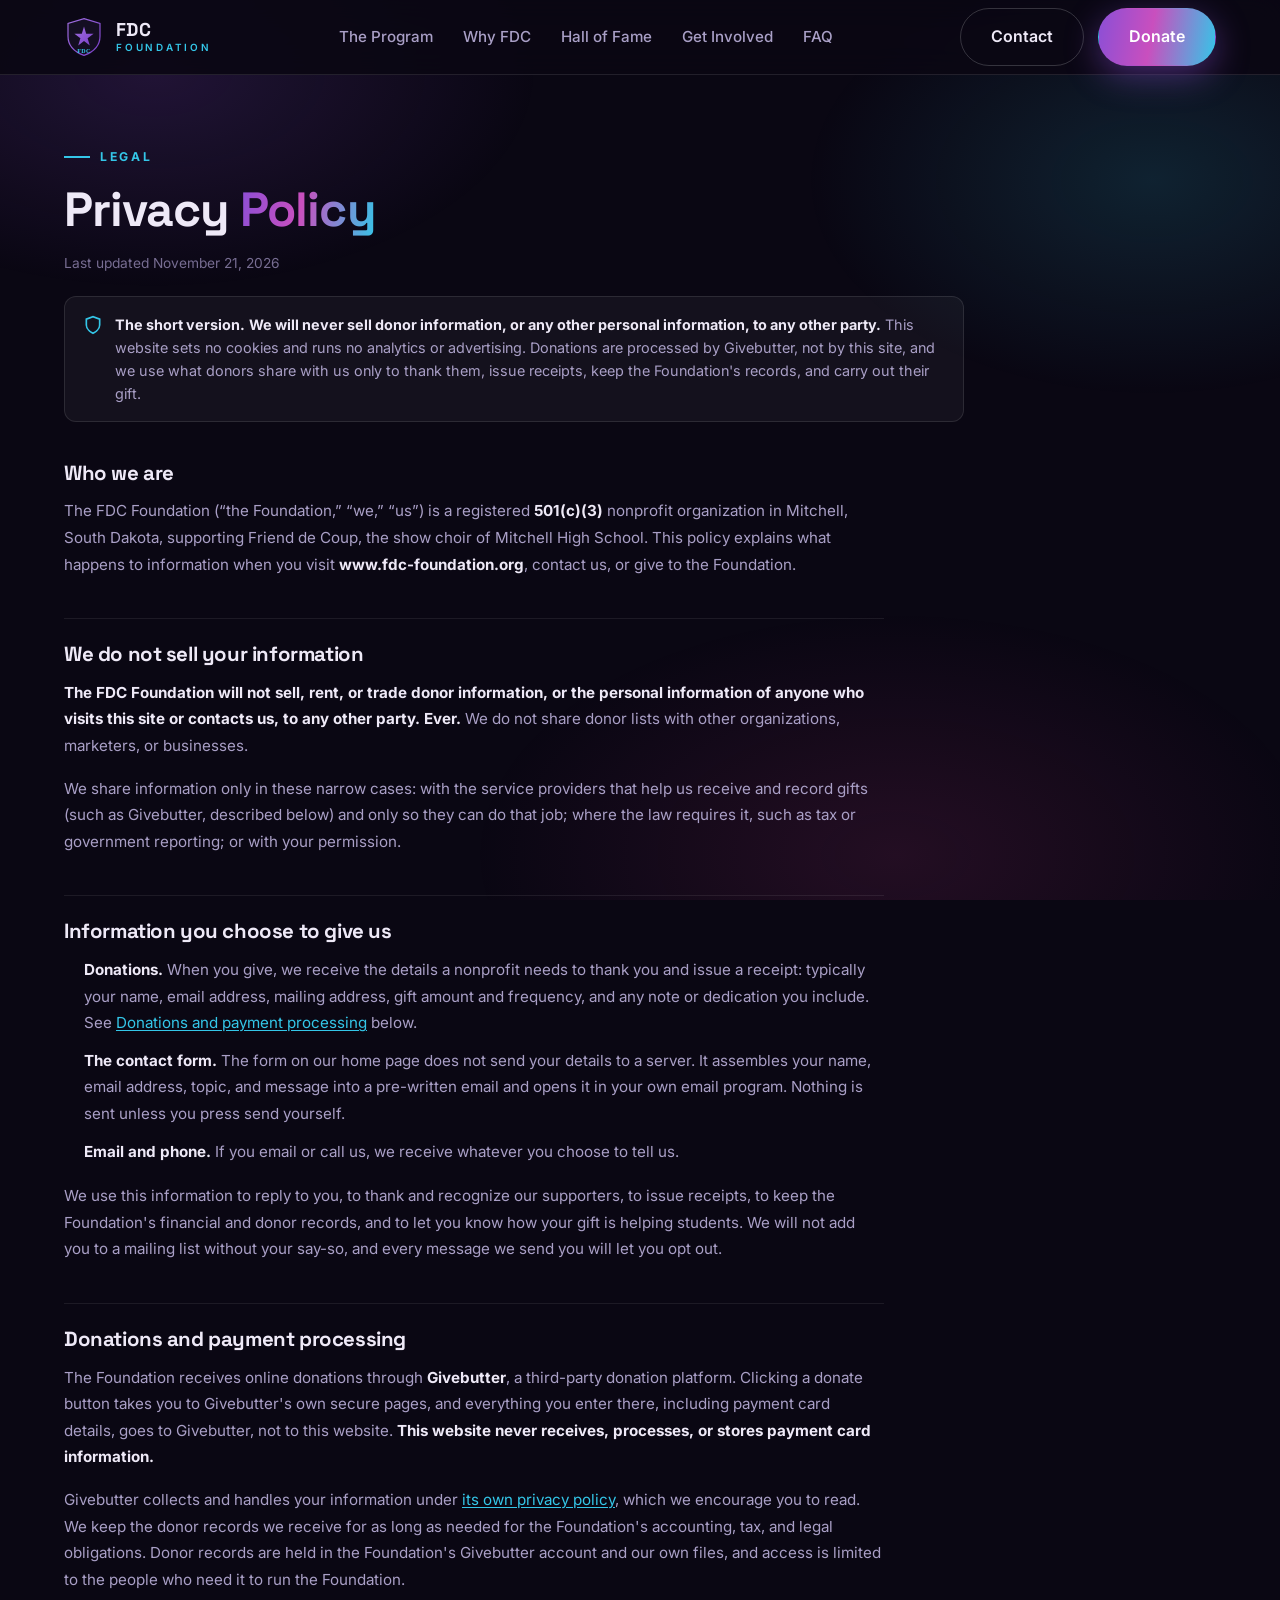
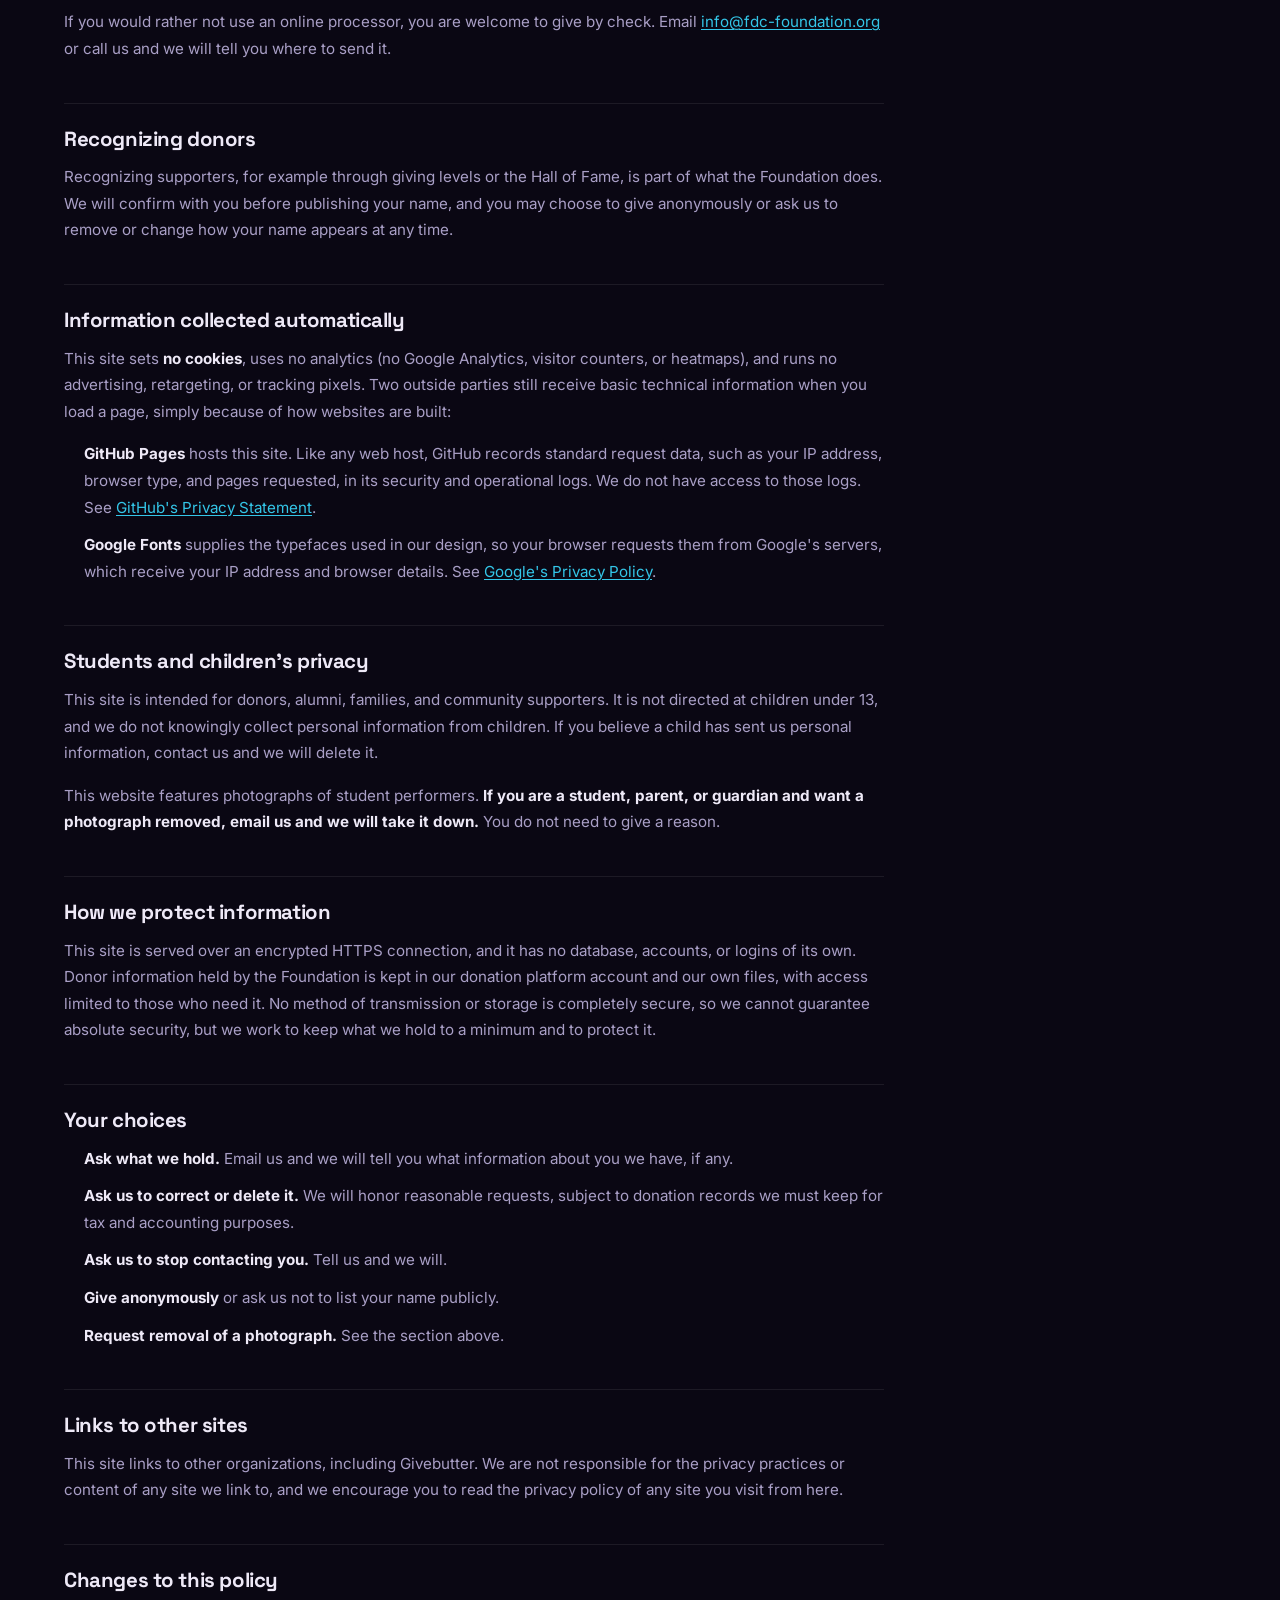
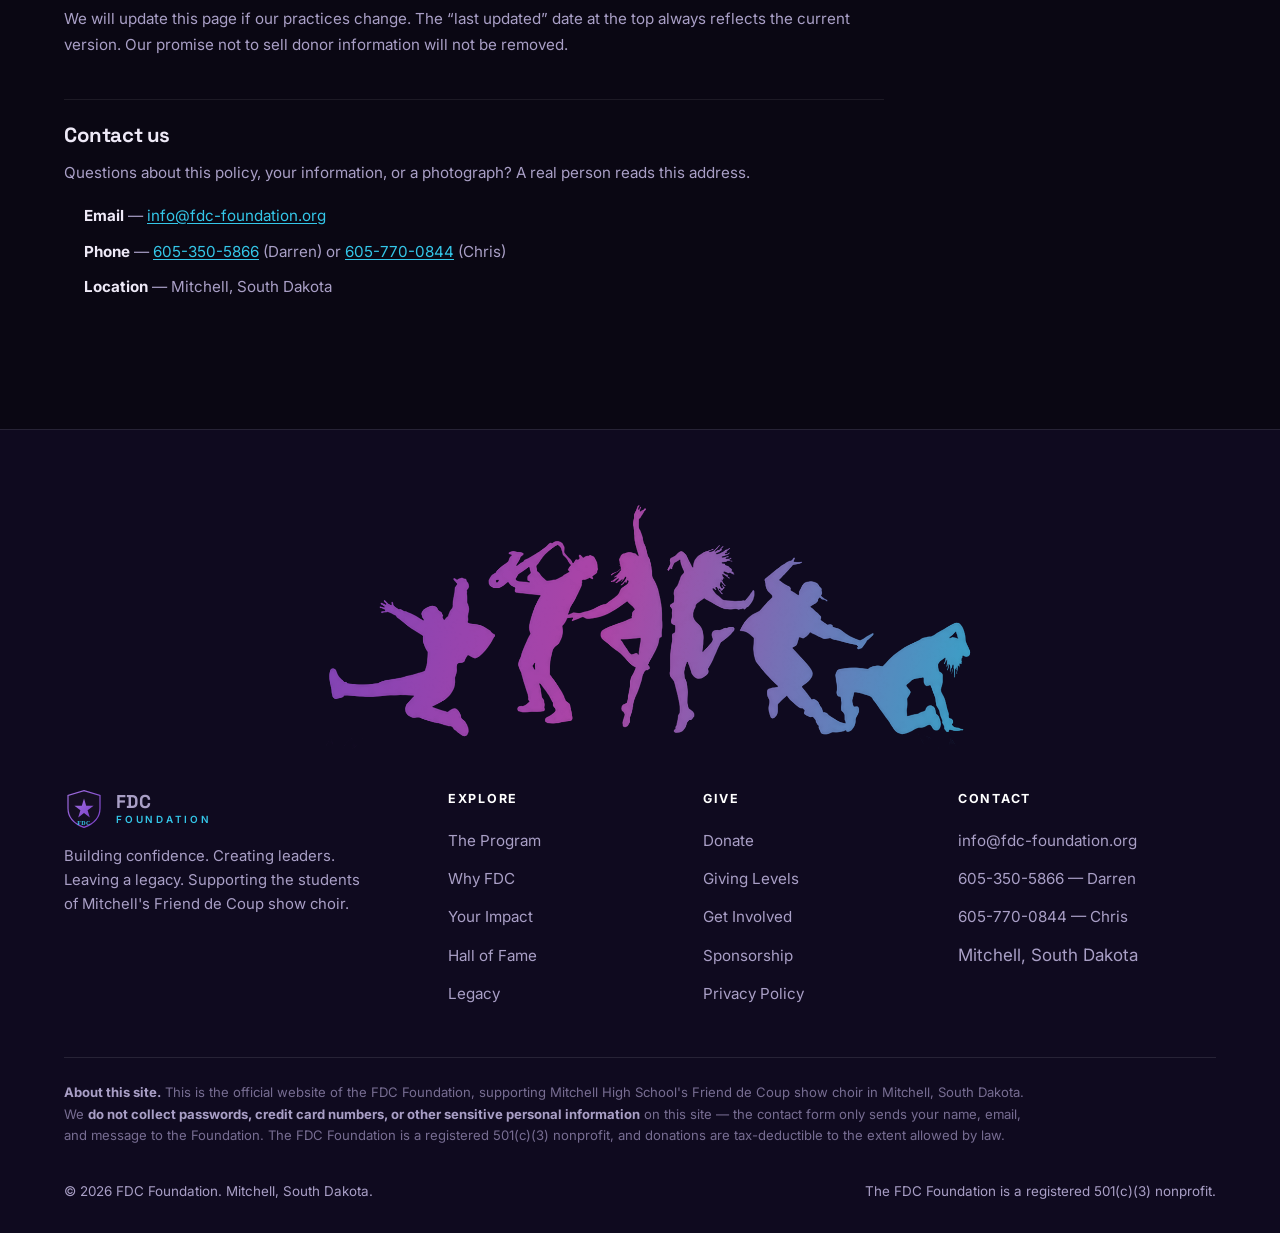
<file: privacy.html>
<!DOCTYPE html>
<html lang="en">
<head>
  <meta charset="UTF-8" />
  <meta name="viewport" content="width=device-width, initial-scale=1.0" />
  <title>Privacy Policy — FDC Foundation</title>
  <meta name="description" content="How the FDC Foundation handles your information. We never sell donor information to any other party." />
  <meta name="robots" content="index, follow" />
  <link rel="icon" href="assets/crest.svg" type="image/svg+xml" />
  <link rel="preconnect" href="https://fonts.googleapis.com" />
  <link rel="preconnect" href="https://fonts.gstatic.com" crossorigin />
  <link href="https://fonts.googleapis.com/css2?family=Space+Grotesk:wght@500;600;700&family=Inter:wght@400;500;600;700&display=swap" rel="stylesheet" />
  <link rel="stylesheet" href="assets/styles.css" />
</head>
<body>

  <!-- ===================== HEADER ===================== -->
  <header class="site-header solid">
    <div class="wrap nav">
      <a href="index.html" class="brand" aria-label="FDC Foundation home">
        <img src="assets/crest.svg" alt="" class="brand__crest" />
        <span class="brand__name">FDC<span>Foundation</span></span>
      </a>
      <nav aria-label="Primary">
        <ul class="nav__links">
          <li><a href="index.html#about">The Program</a></li>
          <li><a href="index.html#premiere">Why FDC</a></li>
          <li><a href="hall-of-fame.html">Hall of Fame</a></li>
          <li><a href="index.html#give">Get Involved</a></li>
          <li><a href="index.html#faq">FAQ</a></li>
        </ul>
      </nav>
      <div class="nav__cta">
        <a href="index.html#contact" class="btn btn--ghost">Contact</a>
        <a href="donate.html" class="btn btn--grad">Donate</a>
        <button class="nav-toggle" aria-label="Open menu" aria-expanded="false"><span></span><span></span><span></span></button>
      </div>
    </div>
    <div class="mobile-menu">
      <ul>
        <li><a href="index.html#about">The Program</a></li>
        <li><a href="index.html#premiere">Why FDC</a></li>
        <li><a href="hall-of-fame.html">Hall of Fame</a></li>
        <li><a href="index.html#impact">Your Impact</a></li>
        <li><a href="index.html#give">Get Involved</a></li>
        <li><a href="index.html#faq">FAQ</a></li>
        <li><a href="index.html#contact">Contact</a></li>
      </ul>
    </div>
  </header>

  <!-- ===================== TITLE ===================== -->
  <section class="section" style="padding-top:64px;padding-bottom:8px;">
    <div class="wrap">
      <div class="policy-head">
        <span class="eyebrow">Legal</span>
        <h1 class="section-title" style="font-size:clamp(2rem,4.5vw,3rem);">Privacy <span class="grad-text">Policy</span></h1>
        <p class="policy-date">Last updated <time datetime="2026-11-21">November 21, 2026</time></p>
      </div>
    </div>
  </section>

  <!-- ===================== THE SHORT VERSION ===================== -->
  <section class="section" style="padding-top:0;padding-bottom:8px;">
    <div class="wrap">
      <div class="note-box policy-summary">
        <svg width="20" height="20" viewBox="0 0 24 24" fill="none" stroke="currentColor" stroke-width="2"><path d="M12 22s8-4 8-10V5l-8-3-8 3v7c0 6 8 10 8 10z"/></svg>
        <span><strong style="color:var(--text);">The short version.</strong> <strong style="color:var(--text);">We will never sell
        donor information, or any other personal information, to any other party.</strong> This website sets no cookies and
        runs no analytics or advertising. Donations are processed by Givebutter, not by this site, and we use what
        donors share with us only to thank them, issue receipts, keep the Foundation's records, and carry out
        their gift.</span>
      </div>
    </div>
  </section>

  <!-- ===================== POLICY BODY ===================== -->
  <section class="section" style="padding-top:22px;">
    <div class="wrap">
      <div class="policy">

        <h2>Who we are</h2>
        <p>
          The FDC Foundation (&ldquo;the Foundation,&rdquo; &ldquo;we,&rdquo; &ldquo;us&rdquo;) is a registered
          <strong>501(c)(3)</strong> nonprofit organization in Mitchell, South Dakota, supporting Friend de Coup,
          the show choir of Mitchell High School. This policy explains what happens to information when you visit
          <strong>www.fdc-foundation.org</strong>, contact us, or give to the Foundation.
        </p>

        <h2>We do not sell your information</h2>
        <p>
          <strong>The FDC Foundation will not sell, rent, or trade donor information, or the personal information of
          anyone who visits this site or contacts us, to any other party. Ever.</strong> We do not share donor lists
          with other organizations, marketers, or businesses.
        </p>
        <p>
          We share information only in these narrow cases: with the service providers that help us receive and
          record gifts (such as Givebutter, described below) and only so they can do that job; where the law
          requires it, such as tax or government reporting; or with your permission.
        </p>

        <h2>Information you choose to give us</h2>
        <ul>
          <li>
            <strong>Donations.</strong> When you give, we receive the details a nonprofit needs to thank you and
            issue a receipt: typically your name, email address, mailing address, gift amount and frequency,
            and any note or dedication you include. See
            <a href="#donations">Donations and payment processing</a> below.
          </li>
          <li>
            <strong>The contact form.</strong> The form on our home page does not send your details to a server.
            It assembles your name, email address, topic, and message into a pre-written email and opens it in your
            own email program. Nothing is sent unless you press send yourself.
          </li>
          <li>
            <strong>Email and phone.</strong> If you email or call us, we receive whatever you choose to tell us.
          </li>
        </ul>
        <p>
          We use this information to reply to you, to thank and recognize our supporters, to issue receipts, to
          keep the Foundation's financial and donor records, and to let you know how your gift is helping students.
          We will not add you to a mailing list without your say-so, and every message we send you will let you opt out.
        </p>

        <h2 id="donations">Donations and payment processing</h2>
        <p>
          The Foundation receives online donations through <strong>Givebutter</strong>, a third-party donation
          platform. Clicking a donate button takes you to Givebutter's own secure pages, and everything you enter
          there, including payment card details, goes to Givebutter, not to this website.
          <strong>This website never receives, processes, or stores payment card information.</strong>
        </p>
        <p>
          Givebutter collects and handles your information under
          <a href="https://givebutter.com/privacy" target="_blank" rel="noopener noreferrer">its own privacy policy</a>,
          which we encourage you to read. We keep the donor records we receive for as long as needed for the
          Foundation's accounting, tax, and legal obligations. Donor records are held in the Foundation's
          Givebutter account and our own files, and access is limited to the people who need it to run the Foundation.
        </p>
        <p>
          If you would rather not use an online processor, you are welcome to give by check. Email
          <a href="mailto:info@fdc-foundation.org">info@fdc-foundation.org</a> or call us and we will tell you where to send it.
        </p>

        <h2>Recognizing donors</h2>
        <p>
          Recognizing supporters, for example through giving levels or the Hall of Fame, is part of what the
          Foundation does. We will confirm with you before publishing your name, and you may choose to give
          anonymously or ask us to remove or change how your name appears at any time.
        </p>

        <h2>Information collected automatically</h2>
        <p>
          This site sets <strong>no cookies</strong>, uses no analytics (no Google Analytics, visitor counters, or
          heatmaps), and runs no advertising, retargeting, or tracking pixels. Two outside parties still
          receive basic technical information when you load a page, simply because of how websites are built:
        </p>
        <ul>
          <li>
            <strong>GitHub Pages</strong> hosts this site. Like any web host, GitHub records standard request data,
            such as your IP address, browser type, and pages requested, in its security and operational logs.
            We do not have access to those logs. See
            <a href="https://docs.github.com/site-policy/privacy-policies/github-privacy-statement" target="_blank" rel="noopener noreferrer">GitHub's Privacy Statement</a>.
          </li>
          <li>
            <strong>Google Fonts</strong> supplies the typefaces used in our design, so your browser requests them
            from Google's servers, which receive your IP address and browser details. See
            <a href="https://policies.google.com/privacy" target="_blank" rel="noopener noreferrer">Google's Privacy Policy</a>.
          </li>
        </ul>

        <h2>Students and children's privacy</h2>
        <p>
          This site is intended for donors, alumni, families, and community supporters. It is not directed at
          children under 13, and we do not knowingly collect personal information from children. If you believe a
          child has sent us personal information, contact us and we will delete it.
        </p>
        <p>
          This website features photographs of student performers.
          <strong>If you are a student, parent, or guardian and want a photograph removed, email us and we will take
          it down.</strong> You do not need to give a reason.
        </p>

        <h2>How we protect information</h2>
        <p>
          This site is served over an encrypted HTTPS connection, and it has no database, accounts, or logins of its own.
          Donor information held by the Foundation is kept in our donation platform account and our own files, with access
          limited to those who need it. No method of transmission or storage is completely secure, so we cannot
          guarantee absolute security, but we work to keep what we hold to a minimum and to protect it.
        </p>

        <h2>Your choices</h2>
        <ul>
          <li><strong>Ask what we hold.</strong> Email us and we will tell you what information about you we have, if any.</li>
          <li><strong>Ask us to correct or delete it.</strong> We will honor reasonable requests, subject to donation records we must keep for tax and accounting purposes.</li>
          <li><strong>Ask us to stop contacting you.</strong> Tell us and we will.</li>
          <li><strong>Give anonymously</strong> or ask us not to list your name publicly.</li>
          <li><strong>Request removal of a photograph.</strong> See the section above.</li>
        </ul>

        <h2>Links to other sites</h2>
        <p>
          This site links to other organizations, including Givebutter. We are not responsible for the privacy
          practices or content of any site we link to, and we encourage you to read the privacy policy of any site
          you visit from here.
        </p>

        <h2>Changes to this policy</h2>
        <p>
          We will update this page if our practices change. The &ldquo;last updated&rdquo; date at the top always
          reflects the current version. Our promise not to sell donor information will not be removed.
        </p>

        <h2>Contact us</h2>
        <p>Questions about this policy, your information, or a photograph? A real person reads this address.</p>
        <ul class="policy-contact">
          <li><strong>Email</strong> &mdash; <a href="mailto:info@fdc-foundation.org">info@fdc-foundation.org</a></li>
          <li><strong>Phone</strong> &mdash; <a href="tel:+16053505866">605-350-5866</a> (Darren) or <a href="tel:+16057700844">605-770-0844</a> (Chris)</li>
          <li><strong>Location</strong> &mdash; Mitchell, South Dakota</li>
        </ul>
      </div>
    </div>
  </section>

  <!-- ===================== FOOTER ===================== -->
  <footer class="site-footer">
    <div class="wrap">
      <div class="dancer-strip dancer-topper"><div class="dancers"></div></div>
      <div class="footer-grid">
        <div class="footer-brand">
          <a href="index.html" class="brand"><img src="assets/crest.svg" alt="" class="brand__crest" /><span class="brand__name">FDC<span>Foundation</span></span></a>
          <p>Building confidence. Creating leaders. Leaving a legacy. Supporting the students of Mitchell's Friend de Coup show choir.</p>
        </div>
        <div class="footer-col">
          <h5>Explore</h5>
          <ul>
            <li><a href="index.html#about">The Program</a></li>
            <li><a href="index.html#premiere">Why FDC</a></li>
            <li><a href="index.html#impact">Your Impact</a></li>
            <li><a href="hall-of-fame.html">Hall of Fame</a></li>
            <li><a href="index.html#legacy">Legacy</a></li>
          </ul>
        </div>
        <div class="footer-col">
          <h5>Give</h5>
          <ul>
            <li><a href="donate.html">Donate</a></li>
            <li><a href="index.html#tiers">Giving Levels</a></li>
            <li><a href="index.html#give">Get Involved</a></li>
            <li><a href="index.html#contact">Sponsorship</a></li>
            <li><a href="privacy.html">Privacy Policy</a></li>
          </ul>
        </div>
        <div class="footer-col">
          <h5>Contact</h5>
          <ul>
            <li><a href="mailto:info@fdc-foundation.org">info@fdc-foundation.org</a></li>
            <li><a href="tel:+16053505866">605-350-5866 — Darren</a></li>
            <li><a href="tel:+16057700844">605-770-0844 — Chris</a></li>
            <li>Mitchell, South Dakota</li>
          </ul>
        </div>
      </div>
      <div class="footer-bottom">
        <p class="footer-note"><strong>About this site.</strong> This is the official website of the FDC Foundation, supporting Mitchell High School's Friend de Coup show choir in Mitchell, South Dakota. We <strong>do not collect passwords, credit card numbers, or other sensitive personal information</strong> on this site — the contact form only sends your name, email, and message to the Foundation. The FDC Foundation is a registered 501(c)(3) nonprofit, and donations are tax-deductible to the extent allowed by law.</p>
        <span>&copy; <span id="year">2026</span> FDC Foundation. Mitchell, South Dakota.</span>
        <span>The FDC Foundation is a registered 501(c)(3) nonprofit.</span>
      </div>
    </div>
  </footer>

  <script src="assets/script.js"></script>
</body>
</html>
</file>
<file: assets/styles.css>
/* ============================================================
   FDC Foundation — High-tech / energetic theme
   Deep space base · tri-color neon gradient (purple→magenta→cyan)
   ============================================================ */

:root {
  --bg:        #0a0713;
  --bg-2:      #0f0a1f;
  --bg-3:      #140d28;
  --surface:   rgba(255,255,255,0.045);
  --surface-2: rgba(255,255,255,0.08);
  --line:      rgba(255,255,255,0.10);
  --line-2:    rgba(255,255,255,0.18);

  --text:      #eee9f7;
  --muted:     #a99fc6;
  --muted-2:   #776d92;

  --purple:    #8b4fd6;
  --violet:    #a36fe6;
  --magenta:   #e0409a;
  --cyan:      #34c6e8;
  --gold:      #e6b84e;

  --grad:      linear-gradient(100deg, #8b4fd6 0%, #c94fbe 45%, #34c6e8 100%);
  --grad-2:    linear-gradient(100deg, #a36fe6, #e0409a);
  --grad-soft: linear-gradient(160deg, rgba(139,79,214,0.18), rgba(52,198,232,0.10));

  --maxw: 1200px;
  --radius: 20px;
  --radius-sm: 12px;
  --shadow: 0 24px 60px rgba(0,0,0,0.5);
  --glow-purple: 0 0 40px rgba(139,79,214,0.5);
  --glow-cyan: 0 0 40px rgba(52,198,232,0.4);
  --ease: cubic-bezier(0.16, 1, 0.3, 1);

  --font-display: "Space Grotesk", system-ui, sans-serif;
  --font-body: "Inter", system-ui, -apple-system, "Segoe UI", sans-serif;
}

* , *::before, *::after { box-sizing: border-box; }
html { scroll-behavior: smooth; -webkit-text-size-adjust: 100%; }
body {
  margin: 0;
  font-family: var(--font-body);
  background: var(--bg);
  color: var(--text);
  line-height: 1.6;
  font-size: 17px;
  overflow-x: hidden;
  -webkit-font-smoothing: antialiased;
}
/* Ambient page glow */
body::before {
  content: ""; position: fixed; inset: 0; z-index: -2; pointer-events: none;
  background:
    radial-gradient(50% 40% at 12% 8%, rgba(139,79,214,0.18), transparent 60%),
    radial-gradient(45% 40% at 90% 20%, rgba(52,198,232,0.14), transparent 60%),
    radial-gradient(55% 45% at 70% 95%, rgba(224,64,154,0.12), transparent 60%);
}
img { max-width: 100%; display: block; }
a { color: inherit; text-decoration: none; }
h1,h2,h3,h4 { font-family: var(--font-display); font-weight: 700; line-height: 1.05; margin: 0 0 .5em; letter-spacing: -0.02em; }
p { margin: 0 0 1em; }
ul { margin: 0; padding: 0; list-style: none; }
::selection { background: rgba(224,64,154,0.4); color: #fff; }

.wrap { width: 100%; max-width: var(--maxw); margin: 0 auto; padding: 0 24px; }
.section { padding: 110px 0; position: relative; }
.center { text-align: center; }
.grad-text {
  background: var(--grad); -webkit-background-clip: text; background-clip: text;
  -webkit-text-fill-color: transparent; color: transparent;
}
.eyebrow {
  display: inline-flex; align-items: center; gap: 10px;
  font-family: var(--font-body); font-weight: 700; font-size: 0.76rem;
  letter-spacing: 0.22em; text-transform: uppercase; color: var(--cyan); margin: 0 0 18px;
}
.eyebrow::before { content: ""; width: 26px; height: 2px; background: var(--cyan); }
.eyebrow.center { justify-content: center; }
.eyebrow.center::after { content: ""; width: 26px; height: 2px; background: var(--cyan); }
.section-title { font-size: clamp(2.1rem, 4.6vw, 3.4rem); margin-bottom: .35em; }
.lede { font-size: 1.16rem; color: var(--muted); max-width: 62ch; }
.center .lede { margin-left: auto; margin-right: auto; }

/* ---------- Buttons ---------- */
.btn {
  --b: 0;
  display: inline-flex; align-items: center; justify-content: center; gap: 10px;
  font-family: var(--font-body); font-weight: 600; font-size: 1rem;
  padding: 15px 30px; border-radius: 999px; border: 1.5px solid transparent;
  cursor: pointer; position: relative; transition: transform .25s var(--ease), box-shadow .25s var(--ease), background .25s, border-color .25s; white-space: nowrap;
}
.btn:hover { transform: translateY(-3px); }
.btn--grad { background: var(--grad); color: #fff; box-shadow: 0 10px 34px rgba(139,79,214,0.45); }
.btn--grad:hover { box-shadow: 0 16px 46px rgba(224,64,154,0.5); }
.btn--glass { background: var(--surface-2); color: #fff; border-color: var(--line-2); backdrop-filter: blur(8px); }
.btn--glass:hover { border-color: var(--cyan); box-shadow: var(--glow-cyan); }
.btn--ghost { background: transparent; color: var(--text); border-color: var(--line-2); }
.btn--ghost:hover { border-color: var(--violet); }
.btn--lg { font-size: 1.08rem; padding: 18px 40px; }
.btn--block { width: 100%; }

/* ---------- Ticker ---------- */
.ticker { background: var(--bg-3); border-bottom: 1px solid var(--line); overflow: hidden; }
.ticker__track { display: flex; gap: 48px; white-space: nowrap; padding: 10px 0; width: max-content; animation: scroll-x 34s linear infinite; }
.ticker__track span { font-family: var(--font-display); font-weight: 600; font-size: 0.82rem; letter-spacing: 0.14em; text-transform: uppercase; color: var(--muted); display: inline-flex; align-items: center; gap: 12px; }
.ticker__track span b { color: var(--cyan); }
.ticker__track .star { color: var(--gold); }
@keyframes scroll-x { to { transform: translateX(-50%); } }

/* ---------- Header ---------- */
.site-header { position: sticky; top: 0; z-index: 60; transition: background .35s, box-shadow .35s, backdrop-filter .35s; }
.site-header.scrolled { background: rgba(10,7,19,0.82); backdrop-filter: blur(16px); box-shadow: 0 1px 0 var(--line); }
.site-header.solid { background: rgba(10,7,19,0.9); backdrop-filter: blur(16px); border-bottom: 1px solid var(--line); }
.nav { display: flex; align-items: center; justify-content: space-between; height: 74px; }
.brand { display: flex; align-items: center; gap: 12px; }
.brand__crest { width: 40px; height: 40px; }
.brand__name { font-family: var(--font-display); font-weight: 700; font-size: 1.16rem; letter-spacing: 0.02em; line-height: 1; }
.brand__name span { display:block; font-family: var(--font-body); font-weight: 600; font-size: 0.62rem; letter-spacing: 0.28em; text-transform: uppercase; color: var(--cyan); margin-top: 4px; }
.nav__links { display: flex; align-items: center; gap: 30px; }
.nav__links a { color: var(--muted); font-size: 0.95rem; font-weight: 500; position: relative; padding: 6px 0; transition: color .2s; }
.nav__links a:hover { color: #fff; }
.nav__links a::after { content:""; position:absolute; left:0; bottom:0; height:2px; width:0; background: var(--grad); transition: width .25s var(--ease); }
.nav__links a:hover::after { width: 100%; }
.nav__cta { display: flex; align-items: center; gap: 14px; }
.nav-toggle { display: none; background: none; border: 0; cursor: pointer; padding: 8px; }
.nav-toggle span { display: block; width: 24px; height: 2px; background: #fff; margin: 5px 0; transition: .3s; }
.mobile-menu { display: none; }

/* ---------- Hero ---------- */
.hero { position: relative; padding: 70px 0 90px; overflow: hidden; }
.aurora { position: absolute; border-radius: 50%; filter: blur(70px); opacity: 0.55; z-index: 0; pointer-events: none; }
.aurora--1 { width: 520px; height: 520px; background: radial-gradient(circle, #8b4fd6, transparent 70%); top: -120px; left: -120px; animation: float1 16s ease-in-out infinite; }
.aurora--2 { width: 460px; height: 460px; background: radial-gradient(circle, #34c6e8, transparent 70%); top: 40px; right: -140px; animation: float2 18s ease-in-out infinite; }
.aurora--3 { width: 420px; height: 420px; background: radial-gradient(circle, #e0409a, transparent 70%); bottom: -160px; left: 30%; animation: float1 20s ease-in-out infinite reverse; }
@keyframes float1 { 0%,100%{ transform: translate(0,0); } 50%{ transform: translate(40px,30px); } }
@keyframes float2 { 0%,100%{ transform: translate(0,0); } 50%{ transform: translate(-40px,40px); } }

.hero .wrap { position: relative; z-index: 2; }
.hero .dancers-wm { width: 96%; left: 2%; bottom: -3%; opacity: 0.045; }
.hero__grid { display: grid; grid-template-columns: 1.05fr 0.95fr; gap: 50px; align-items: center; }
.hero__badge {
  display: inline-flex; align-items: center; gap: 10px; padding: 8px 16px; border-radius: 999px;
  background: var(--surface-2); border: 1px solid var(--line-2); backdrop-filter: blur(8px);
  font-size: 0.8rem; font-weight: 600; letter-spacing: 0.03em; margin-bottom: 26px;
}
.hero__badge .pulse { width: 9px; height: 9px; border-radius: 50%; background: var(--cyan); box-shadow: 0 0 0 0 rgba(52,198,232,0.6); animation: pulse 2s infinite; }
@keyframes pulse { 0%{ box-shadow: 0 0 0 0 rgba(52,198,232,0.6);} 70%{ box-shadow: 0 0 0 12px rgba(52,198,232,0);} 100%{ box-shadow: 0 0 0 0 rgba(52,198,232,0);} }
.hero h1 { font-size: clamp(2.8rem, 6.6vw, 5rem); line-height: 0.98; letter-spacing: -0.03em; margin-bottom: .3em; }
.hero__sub { font-size: 1.24rem; color: var(--muted); max-width: 50ch; margin-bottom: 32px; }
.hero__actions { display: flex; flex-wrap: wrap; gap: 16px; }
.hero__chips { display: flex; flex-wrap: wrap; gap: 12px; margin-top: 30px; }
.chip { display: inline-flex; align-items: center; gap: 9px; padding: 9px 16px; border-radius: 12px; background: var(--surface); border: 1px solid var(--line); font-size: 0.86rem; font-weight: 600; }
.chip svg { color: var(--cyan); }
.chip b { color: #fff; }

/* Hero collage */
.hero__collage { position: relative; height: 540px; }
.hero__collage .tile { position: absolute; border-radius: var(--radius); overflow: hidden; box-shadow: var(--shadow); border: 1px solid var(--line-2); }
.hero__collage .tile img { width: 100%; height: 100%; object-fit: cover; }
.hero__collage .t1 { width: 55%; height: 66%; top: 0; right: 6%; z-index: 2; animation: bob 7s ease-in-out infinite; }
.hero__collage .t2 { width: 44%; height: 50%; bottom: 4%; left: 0; z-index: 3; animation: bob 8s ease-in-out infinite reverse; }
.hero__collage .t3 { width: 40%; height: 40%; bottom: 12%; right: 0; z-index: 1; animation: bob 9s ease-in-out infinite; }
@keyframes bob { 0%,100%{ transform: translateY(0);} 50%{ transform: translateY(-14px);} }
.hero__collage .ring { position: absolute; inset: -6% 20% 20% -6%; border-radius: 50%; border: 1.5px dashed rgba(255,255,255,0.14); z-index: 0; animation: spin 40s linear infinite; }
@keyframes spin { to { transform: rotate(360deg);} }
.hero__collage .float-badge {
  position: absolute; z-index: 4; background: rgba(10,7,19,0.8); backdrop-filter: blur(10px);
  border: 1px solid var(--line-2); border-radius: 14px; padding: 12px 16px; box-shadow: var(--shadow);
  display: flex; align-items: center; gap: 12px; animation: bob 6s ease-in-out infinite;
}
.fb-award { top: 4%; left: -4%; }
.fb-award .num { font-family: var(--font-display); font-weight: 700; font-size: 1.3rem; }
.fb-heart { bottom: 30%; right: -6%; }

/* ---------- Photo marquee band ---------- */
.marquee { padding: 26px 0; border-top: 1px solid var(--line); border-bottom: 1px solid var(--line); background: var(--bg-2); overflow: hidden; }
.marquee__track { display: flex; gap: 16px; width: max-content; animation: scroll-x 40s linear infinite; }
.marquee__track img { height: 150px; width: 230px; object-fit: cover; border-radius: 12px; filter: grayscale(0.15); transition: filter .3s, transform .3s; }
.marquee:hover .marquee__track { animation-play-state: paused; }
.marquee__track img:hover { filter: none; transform: scale(1.04); }

/* ---------- Cards / pillars ---------- */
.pillars { display: grid; grid-template-columns: repeat(3, 1fr); gap: 22px; margin-top: 52px; }
.pillar {
  background: var(--surface); border: 1px solid var(--line); border-radius: var(--radius);
  padding: 30px 28px; transition: transform .3s var(--ease), border-color .3s, background .3s; position: relative; overflow: hidden;
}
.pillar:hover { transform: translateY(-6px); border-color: var(--line-2); background: var(--surface-2); }
.pillar__ic { width: 52px; height: 52px; border-radius: 14px; display: grid; place-items: center; margin-bottom: 20px; background: var(--grad-soft); border: 1px solid var(--line); color: var(--cyan); }
.pillar h3 { font-size: 1.25rem; margin-bottom: .4em; }
.pillar p { color: var(--muted); font-size: 0.97rem; margin: 0; }

/* ---------- Stats ---------- */
.stats-band { position: relative; overflow: hidden; background: linear-gradient(180deg, var(--bg-2), var(--bg)); border-top: 1px solid var(--line); border-bottom: 1px solid var(--line); }
.stats-band .wrap { position: relative; z-index: 1; }
.stats-band .dancers-wm { width: 108%; left: -4%; bottom: -8%; opacity: 0.045; }
.cta .dancers-wm { width: min(920px, 92%); left: 50%; transform: translateX(-50%); top: 50%; margin-top: -8%; opacity: 0.07; }
.dancer-topper { padding-top: 8px; margin-bottom: 40px; }
.dancer-topper .dancers { width: min(420px, 70%); opacity: 0.85; }
.stats-grid { display: grid; grid-template-columns: repeat(4, 1fr); gap: 24px; padding: 64px 0; }
.stat { text-align: center; position: relative; }
.stat:not(:last-child)::after { content:""; position:absolute; right:-12px; top:14%; height:72%; width:1px; background: var(--line); }
.stat__num { font-family: var(--font-display); font-weight: 700; font-size: clamp(2.4rem, 5vw, 3.4rem); line-height: 1; }
.stat__label { font-size: 0.84rem; letter-spacing: 0.06em; text-transform: uppercase; color: var(--muted); margin-top: 10px; }

/* ---------- Proof / Hall of Fame feature ---------- */
.split { display: grid; grid-template-columns: 1fr 1fr; gap: 60px; align-items: center; }
.split--wl { grid-template-columns: 1.08fr 0.92fr; }
.badge-row { display: flex; flex-wrap: wrap; gap: 12px; margin: 22px 0 6px; }
.mini-badge { display: inline-flex; align-items: center; gap: 8px; padding: 9px 15px; border-radius: 999px; background: var(--surface); border: 1px solid var(--line); font-size: 0.85rem; font-weight: 600; }
.mini-badge svg { color: var(--gold); }
.hof-card { position: relative; border-radius: var(--radius); padding: 36px; text-align: center; background: var(--grad-soft); border: 1px solid var(--line-2); box-shadow: var(--shadow); }
.hof-card img { width: min(320px, 74%); margin: 0 auto 14px; border-radius: 18px; box-shadow: 0 14px 40px rgba(0,0,0,0.4); }
.hof-card p { color: var(--muted); margin: 0; font-size: 0.96rem; }

/* ---------- Gallery mosaic ---------- */
.gallery { display: grid; grid-template-columns: repeat(4, 1fr); grid-auto-rows: 200px; gap: 14px; margin-top: 50px; }
.gallery a { position: relative; overflow: hidden; border-radius: 14px; border: 1px solid var(--line); display: block; }
.gallery img { width: 100%; height: 100%; object-fit: cover; transition: transform .6s var(--ease); }
.gallery a:hover img { transform: scale(1.08); }
.gallery a::after { content:""; position:absolute; inset:0; background: linear-gradient(180deg, transparent 55%, rgba(10,7,19,0.55)); opacity: 0; transition: opacity .3s; }
.gallery a:hover::after { opacity: 1; }
.g-tall { grid-row: span 2; }
.g-wide { grid-column: span 2; }

/* ---------- Impact cards ---------- */
.cards { display: grid; grid-template-columns: repeat(4, 1fr); gap: 22px; margin-top: 50px; }
.card { background: var(--surface); border: 1px solid var(--line); border-radius: var(--radius); padding: 30px 26px; transition: transform .3s var(--ease), border-color .3s; }
.card:hover { transform: translateY(-6px); border-color: var(--violet); }
.card__ic { width: 52px; height: 52px; border-radius: 14px; display: grid; place-items: center; margin-bottom: 18px; background: var(--grad-soft); border: 1px solid var(--line); color: var(--cyan); }
.card h3 { font-size: 1.22rem; margin-bottom: .35em; }
.card p { color: var(--muted); font-size: 0.95rem; margin: 0; }

/* ---------- Opportunities ---------- */
.opps { display: grid; grid-template-columns: repeat(3, 1fr); gap: 22px; margin-top: 50px; }
.opp { position: relative; border-radius: var(--radius); overflow: hidden; min-height: 380px; display: flex; flex-direction: column; justify-content: flex-end; padding: 30px; color: #fff; box-shadow: var(--shadow); isolation: isolate; border: 1px solid var(--line); }
.opp::after { content:""; position:absolute; inset:0; z-index:-1; background: linear-gradient(180deg, rgba(10,7,19,0.1) 0%, rgba(10,7,19,0.35) 48%, rgba(10,7,19,0.94) 100%), var(--opp-img) var(--opp-pos, center)/cover no-repeat; transition: transform .6s var(--ease); }
.opp:hover::after { transform: scale(1.06); }
/* Image URLs live here, not in an inline style: a url() inside a custom property
   resolves against this stylesheet, so an HTML-relative path lands in assets/assets/. */
.opp--founder { --opp-img: url('img/energy-yellow.jpg'); --opp-pos: center 8%; }
.opp--sponsor { --opp-img: url('img/portrait-2.jpg'); --opp-pos: center 5%; }
.opp--program { --opp-img: url('img/energy.jpg'); }
.opp__num { font-family: var(--font-display); font-weight: 700; font-size: 0.9rem; color: var(--cyan); letter-spacing: 0.1em; margin-bottom: 8px; }
.opp h3 { font-size: 1.5rem; margin-bottom: 8px; }
.opp p { color: rgba(255,255,255,0.85); font-size: 0.95rem; margin: 0 0 18px; }
.opp .btn { align-self: flex-start; }

/* ---------- Tiers ---------- */
.tiers { display: grid; grid-template-columns: repeat(3, 1fr); gap: 22px; margin-top: 50px; }
.tier { background: var(--surface); border: 1px solid var(--line); border-radius: var(--radius); padding: 34px 30px; display: flex; flex-direction: column; position: relative; transition: transform .3s var(--ease), border-color .3s; }
.tier:hover { transform: translateY(-6px); border-color: var(--line-2); }
.tier--feat { border: 1.5px solid transparent; background:
  linear-gradient(var(--bg-2), var(--bg-2)) padding-box,
  var(--grad) border-box; box-shadow: var(--shadow); }
.tier__flag { position: absolute; top: 20px; right: 20px; font-size: 0.7rem; font-weight: 700; letter-spacing: 0.1em; text-transform: uppercase; color: #fff; background: var(--grad-2); padding: 5px 12px; border-radius: 999px; }
.tier__name { font-family: var(--font-display); font-size: 1.4rem; }
.tier__amount { font-family: var(--font-display); font-weight: 700; font-size: 2.4rem; margin: 8px 0 2px; }
.tier__amount span { font-size: 1rem; font-weight: 500; color: var(--muted); }
.tier__give { font-size: 0.85rem; color: var(--muted); margin-bottom: 22px; }
.tier__list { display: grid; gap: 12px; margin-bottom: 26px; flex: 1; }
.tier__list li { display: flex; gap: 11px; align-items: flex-start; font-size: 0.94rem; }
.tier__list svg { color: var(--cyan); flex: none; margin-top: 3px; }

/* ---------- CTA band ---------- */
.cta { position: relative; overflow: hidden; text-align: center; border-radius: 0; }
.cta__inner { position: relative; z-index: 2; }
.cta-band { background:
  radial-gradient(60% 120% at 50% 0%, rgba(139,79,214,0.35), transparent 60%),
  radial-gradient(50% 120% at 50% 100%, rgba(52,198,232,0.28), transparent 60%),
  var(--bg-2); border-top: 1px solid var(--line); border-bottom: 1px solid var(--line); }
.cta h2 { font-size: clamp(2.2rem, 5vw, 3.6rem); margin-bottom: .3em; }
.cta p { font-size: 1.2rem; color: var(--muted); max-width: 56ch; margin: 0 auto 34px; }

/* ---------- FAQ ---------- */
.faq { max-width: 820px; margin: 46px auto 0; }
.faq__item { border: 1px solid var(--line); border-radius: var(--radius-sm); margin-bottom: 12px; background: var(--surface); overflow: hidden; transition: border-color .3s; }
.faq__item.open { border-color: var(--line-2); }
.faq__q { width: 100%; text-align: left; background: none; border: 0; cursor: pointer; font-family: var(--font-display); font-size: 1.1rem; font-weight: 600; color: var(--text); padding: 22px 54px 22px 24px; position: relative; }
.faq__q::after { content: "+"; position: absolute; right: 22px; top: 50%; transform: translateY(-50%); font-size: 1.5rem; color: var(--cyan); transition: transform .3s; }
.faq__item.open .faq__q::after { content: "\2212"; }
.faq__a { max-height: 0; overflow: hidden; transition: max-height .4s var(--ease); }
.faq__a p { color: var(--muted); padding: 0 24px 22px; margin: 0; }

/* ---------- Contact ---------- */
.contact-grid { display: grid; grid-template-columns: 1fr 1fr; gap: 56px; align-items: start; }
.contact-list { display: grid; gap: 20px; margin-top: 26px; }
.contact-list li { display: flex; gap: 16px; align-items: flex-start; }
.contact-list .ic { width: 46px; height: 46px; border-radius: 12px; flex: none; display: grid; place-items: center; background: var(--grad-soft); border: 1px solid var(--line); color: var(--cyan); }
.contact-list h4 { font-family: var(--font-body); font-weight: 700; font-size: 1rem; margin: 0 0 3px; }
.contact-list p, .contact-list a { color: var(--muted); margin: 0; font-size: 0.97rem; }
.contact-list a:hover { color: var(--cyan); }
.note-box { display: flex; gap: 12px; align-items: flex-start; background: var(--surface); border: 1px solid var(--line); border-radius: var(--radius-sm); padding: 16px 18px; font-size: 0.9rem; color: var(--muted); }
.note-box svg { color: var(--cyan); flex: none; margin-top: 2px; }
.form { background: var(--surface); border: 1px solid var(--line); border-radius: var(--radius); padding: 34px; }
.field { margin-bottom: 18px; }
.field label { display: block; font-size: 0.82rem; font-weight: 600; margin-bottom: 7px; color: var(--text); }
.field input, .field textarea, .field select {
  width: 100%; padding: 13px 15px; border: 1.5px solid var(--line); border-radius: var(--radius-sm);
  font-family: inherit; font-size: 0.97rem; color: var(--text); background: rgba(0,0,0,0.25); transition: border-color .2s, box-shadow .2s;
}
.field input::placeholder, .field textarea::placeholder { color: var(--muted-2); }
.field input:focus, .field textarea:focus, .field select:focus { outline: none; border-color: var(--cyan); box-shadow: 0 0 0 3px rgba(52,198,232,0.16); }
.field textarea { resize: vertical; min-height: 120px; }
.field select option { background: var(--bg-2); }

/* ---------- Footer ---------- */
.site-footer { background: var(--bg-2); border-top: 1px solid var(--line); padding: 64px 0 30px; color: var(--muted); }
.footer-grid { display: grid; grid-template-columns: 1.6fr 1fr 1fr 1.2fr; gap: 40px; }
.footer-brand p { font-size: 0.93rem; max-width: 34ch; margin-top: 16px; }
.footer-col h5 { font-family: var(--font-body); font-weight: 700; color: #fff; font-size: 0.78rem; letter-spacing: 0.14em; text-transform: uppercase; margin: 0 0 18px; }
.footer-col ul { display: grid; gap: 11px; }
.footer-col a { font-size: 0.95rem; transition: color .2s; }
.footer-col a:hover { color: var(--cyan); }
.footer-bottom { margin-top: 50px; padding-top: 24px; border-top: 1px solid var(--line); display: flex; justify-content: space-between; gap: 16px; flex-wrap: wrap; font-size: 0.84rem; }
.footer-note { flex-basis: 100%; margin: 0 0 18px; max-width: 960px; font-size: 0.82rem; line-height: 1.65; color: var(--muted-2); }
.footer-note strong { color: var(--muted); }

/* ---------- Donate page ---------- */
.donate-hero { padding: 60px 0 50px; }
.amount-grid { display: grid; grid-template-columns: repeat(4, 1fr); gap: 12px; margin: 8px 0 4px; }
.amount-grid button { padding: 16px 8px; border: 1.5px solid var(--line); background: rgba(0,0,0,0.25); border-radius: var(--radius-sm); font-family: var(--font-display); font-weight: 700; font-size: 1.2rem; color: var(--text); cursor: pointer; transition: .2s; }
.amount-grid button:hover { border-color: var(--violet); }
.amount-grid button.active { background: var(--grad); border-color: transparent; color: #fff; }
.freq-toggle { display: inline-flex; background: rgba(0,0,0,0.25); border: 1.5px solid var(--line); border-radius: 999px; padding: 4px; margin-bottom: 22px; }
.freq-toggle button { border: 0; background: none; padding: 9px 22px; border-radius: 999px; font-family: inherit; font-weight: 600; font-size: 0.92rem; color: var(--muted); cursor: pointer; transition: .2s; }
.freq-toggle button.active { background: var(--grad); color: #fff; }
.photo-frame { position: relative; border-radius: var(--radius); overflow: hidden; border: 1px solid var(--line-2); box-shadow: var(--shadow); }
.photo-frame img { width: 100%; height: 100%; object-fit: cover; }
.photo-frame--wide { aspect-ratio: 3/2; }
.photo-badge { position: absolute; left: 16px; bottom: 16px; background: rgba(10,7,19,0.78); backdrop-filter: blur(6px); border: 1px solid var(--line-2); padding: 9px 15px; border-radius: 999px; font-size: 0.82rem; font-weight: 600; display: inline-flex; align-items: center; gap: 8px; }
.photo-badge .dot { width: 8px; height: 8px; border-radius: 50%; background: var(--cyan); box-shadow: 0 0 10px var(--cyan); }
.dollar-list { display: grid; gap: 18px; margin-top: 10px; }
.dollar-list li { display: flex; gap: 16px; align-items: flex-start; }
.dollar-list .ic { width: 46px; height: 46px; border-radius: 12px; flex: none; display: grid; place-items: center; background: var(--grad-soft); border: 1px solid var(--line); color: var(--cyan); }
.dollar-list h4 { margin: 0 0 2px; font-family: var(--font-body); font-weight: 700; font-size: 1rem; }
.dollar-list p { margin: 0; color: var(--muted); font-size: 0.93rem; }

/* ---------- Dancer silhouette motif (from the FDC Hall of Fame emblem) ---------- */
.dancers {
  aspect-ratio: 1400 / 481;
  -webkit-mask: url('img/dancers.png') center/contain no-repeat;
  mask: url('img/dancers.png') center/contain no-repeat;
  background: var(--grad);
}
/* Full-color gradient strip used as a section flourish */
.dancer-strip { display: flex; justify-content: center; }
.dancer-strip .dancers { width: min(720px, 86%); }
/* Elegant section divider: thin gradient rules flanking a small dancer graphic */
.divider { display: flex; align-items: center; gap: 24px; max-width: 540px; margin: 8px auto; padding: 0 24px; }
.divider::before, .divider::after { content: ""; flex: 1; height: 1px; background: linear-gradient(90deg, transparent, var(--line-2), transparent); }
.divider .dancers { width: 168px; flex: none; opacity: 0.9; }
.divider-wrap { padding: 4px 0; }

/* Faint recurring watermark that sits behind content */
.dancers-wm {
  position: absolute; pointer-events: none; z-index: 0;
  aspect-ratio: 1400 / 481;
  -webkit-mask: url('img/dancers.png') center/contain no-repeat;
  mask: url('img/dancers.png') center/contain no-repeat;
  background: #fff; opacity: 0.05;
}

/* ---------- Thank-you modal ---------- */
.modal { position: fixed; inset: 0; z-index: 200; display: none; align-items: center; justify-content: center; padding: 24px; }
.modal.open { display: flex; }
.modal__overlay { position: absolute; inset: 0; background: rgba(6,4,12,0.74); backdrop-filter: blur(6px); }
.modal__card {
  position: relative; z-index: 1; max-width: 540px; width: 100%;
  background: linear-gradient(180deg, var(--bg-3), var(--bg-2));
  border: 1px solid var(--line-2); border-radius: var(--radius);
  padding: 42px 36px 36px; box-shadow: var(--shadow); text-align: center;
  animation: modalIn .45s var(--ease); max-height: calc(100vh - 48px); overflow-y: auto;
}
@keyframes modalIn { from { opacity: 0; transform: translateY(22px) scale(.98); } to { opacity: 1; transform: none; } }
.modal__close { position: absolute; top: 12px; right: 16px; background: none; border: 0; color: var(--muted); font-size: 1.7rem; line-height: 1; cursor: pointer; transition: color .2s; }
.modal__close:hover { color: #fff; }
.modal__icon { width: 66px; height: 66px; margin: 0 auto 20px; border-radius: 50%; display: grid; place-items: center; background: var(--grad-soft); border: 1px solid var(--line-2); color: var(--cyan); }
.modal__card h2 { font-size: clamp(1.6rem, 4vw, 2rem); margin-bottom: .4em; }
.modal__card p { color: var(--muted); margin: 0 auto 6px; max-width: 42ch; }
.modal__amount { display: inline-block; margin: 6px 0 2px; padding: 6px 16px; border-radius: 999px; background: var(--surface-2); border: 1px solid var(--line); font-weight: 600; font-size: 0.92rem; }
.modal__amount b { color: var(--cyan); }
.modal__contacts { display: grid; gap: 12px; margin: 24px 0 6px; text-align: left; }
.modal__contact { display: flex; align-items: center; gap: 14px; padding: 13px 16px; background: var(--surface); border: 1px solid var(--line); border-radius: var(--radius-sm); transition: border-color .2s, transform .2s; }
.modal__contact:hover { border-color: var(--line-2); transform: translateY(-1px); }
.modal__contact .ic { width: 42px; height: 42px; border-radius: 11px; flex: none; display: grid; place-items: center; background: var(--grad-soft); border: 1px solid var(--line); color: var(--cyan); }
.modal__contact .who { font-size: 0.78rem; color: var(--muted); text-transform: uppercase; letter-spacing: 0.08em; }
.modal__contact a, .modal__contact .val { display: block; color: var(--text); font-weight: 600; font-size: 1.02rem; }
.modal__contact a:hover { color: var(--cyan); }
.modal__note { font-size: 0.85rem; color: var(--muted-2); margin-top: 16px; }

/* ---------- Reveal ---------- */
.reveal { opacity: 0; transform: translateY(30px); transition: opacity .7s var(--ease), transform .7s var(--ease); }
.reveal.in { opacity: 1; transform: none; }
.reveal[data-delay="1"]{ transition-delay: .08s; }
.reveal[data-delay="2"]{ transition-delay: .16s; }
.reveal[data-delay="3"]{ transition-delay: .24s; }
.reveal[data-delay="4"]{ transition-delay: .32s; }
.reveal[data-delay="5"]{ transition-delay: .40s; }

/* ---------- Responsive ---------- */
@media (max-width: 1000px) {
  .hero__grid { grid-template-columns: 1fr; gap: 40px; }
  .hero__collage { height: 420px; max-width: 520px; }
  .split, .split--wl, .contact-grid { grid-template-columns: 1fr; gap: 40px; }
  .pillars, .cards { grid-template-columns: repeat(2, 1fr); }
  .opps, .tiers { grid-template-columns: 1fr; max-width: 460px; margin-left: auto; margin-right: auto; }
  .stats-grid { grid-template-columns: repeat(2, 1fr); gap: 40px 24px; }
  .stat:nth-child(2)::after { display: none; }
  .gallery { grid-template-columns: repeat(2, 1fr); }
}
@media (max-width: 900px) {
  .nav__links, .nav__cta .btn--ghost { display: none; }
  .nav-toggle { display: block; }
  .mobile-menu { display: block; position: fixed; inset: 74px 0 auto 0; background: rgba(10,7,19,0.97); backdrop-filter: blur(16px); transform: translateY(-120%); transition: transform .35s var(--ease); padding: 20px 24px 30px; z-index: 55; border-bottom: 1px solid var(--line); }
  .mobile-menu.open { transform: translateY(0); }
  .mobile-menu ul { display: grid; gap: 2px; }
  .mobile-menu a { display: block; color: #fff; padding: 14px 4px; border-bottom: 1px solid var(--line); font-weight: 500; }
  .mobile-menu .btn { margin-top: 18px; width: 100%; }
}
@media (max-width: 680px) {
  .section { padding: 76px 0; }
  .pillars, .cards, .gallery { grid-template-columns: 1fr; }
  .gallery { grid-auto-rows: 220px; }
  .g-tall { grid-row: span 1; }
  .g-wide { grid-column: span 1; }
  .stats-grid { grid-template-columns: 1fr; }
  .stat::after { display: none !important; }
  .footer-grid { grid-template-columns: 1fr; }
  .amount-grid { grid-template-columns: repeat(2, 1fr); }
  .hero__actions .btn { flex: 1; }
  .hero__collage .float-badge { display: none; }
}

@media (prefers-reduced-motion: reduce) {
  *, *::before, *::after { animation: none !important; transition: none !important; scroll-behavior: auto !important; }
  .reveal { opacity: 1; transform: none; }
}

/* ---------- Hall of Fame wall page ---------- */
.hof-hero { padding: 70px 0 30px; }
.lights-bar { display: flex; align-items: center; justify-content: center; gap: 16px; flex-wrap: wrap; margin-top: 30px; }
.lights-hint { color: var(--muted-2); font-size: 0.86rem; }
.lights-dot { display: inline-block; width: 8px; height: 8px; border-radius: 50%; background: var(--gold); box-shadow: 0 0 10px rgba(230,184,78,0.9); }
body.lights-down .lights-dot { background: var(--cyan); box-shadow: 0 0 12px rgba(52,198,232,0.9); }

.wall { display: grid; grid-template-columns: 1.5fr 1fr; gap: 36px; align-items: center; margin-top: 60px; }
.wall__view { border-radius: var(--radius); overflow: hidden; border: 1px solid var(--line); box-shadow: var(--shadow); background: #100d16; }
.wall__view svg { display: block; width: 100%; height: auto; }
.wall--flip .wall__view { order: 2; }
.wall__tag { display: block; font-weight: 700; font-size: 0.72rem; letter-spacing: 0.22em; text-transform: uppercase; color: var(--cyan); margin-bottom: 10px; }
.wall__copy h3 { font-size: 1.7rem; margin-bottom: 12px; }
.wall__copy p { color: var(--muted); margin: 0; }
.wall__facts { display: grid; gap: 10px; margin-top: 20px; }
.wall__facts li { position: relative; padding-left: 26px; font-size: 0.95rem; }
.wall__facts li::before { content: ""; position: absolute; left: 0; top: 0.62em; width: 14px; height: 2px; background: var(--grad); }

/* House-lights states inside the elevations */
.wall__view .glow { opacity: 0.34; }
.wall__view .wash { opacity: 0; }
.wall__view .roomlight { opacity: 0.42; }
.wall__view .glow, .wall__view .wash, .wall__view .roomlight { transition: opacity .5s var(--ease); }
body.lights-down .wall__view .glow { opacity: 1; }
body.lights-down .wall__view .wash { opacity: 0.85; }
body.lights-down .wall__view .roomlight { opacity: 0.1; }

.wall-cta { display: grid; grid-template-columns: 1.3fr 0.7fr; gap: 32px; align-items: center; padding: 44px; border-radius: var(--radius); background: var(--grad-soft); border: 1px solid var(--line-2); box-shadow: var(--shadow); }
.wall-cta__actions { display: flex; flex-direction: column; gap: 14px; }

@media (max-width: 900px) {
  .wall { grid-template-columns: 1fr; gap: 26px; margin-top: 46px; }
  .wall--flip .wall__view { order: 0; }
  .wall-cta { grid-template-columns: 1fr; padding: 32px; }
}

/* ---------- Policy / legal pages ---------- */
.policy-head { max-width: 820px; }
.policy-date { color: var(--muted-2); font-size: 0.86rem; margin-top: 6px; }
.policy-summary { max-width: 900px; }
.policy { max-width: 820px; color: var(--muted); font-size: 0.95rem; line-height: 1.75; }
.policy h2 { font-family: var(--font-display); color: var(--text); font-size: 1.28rem; line-height: 1.3;
             margin: 40px 0 12px; padding-top: 22px; border-top: 1px solid rgba(255,255,255,0.08); }
.policy h2:first-child { margin-top: 8px; padding-top: 0; border-top: 0; }
.policy p { margin: 0 0 16px; }
.policy ul { margin: 0 0 18px; padding-left: 20px; }
.policy li { margin-bottom: 11px; }
.policy strong { color: var(--text); }
.policy em { color: var(--muted); font-style: italic; }
.policy a { color: var(--cyan); text-decoration: underline; text-underline-offset: 2px; }
.policy a:hover { opacity: 0.82; }
.policy-contact { list-style: none; padding-left: 0; }
.policy-contact li { margin-bottom: 9px; }
@media (max-width: 640px) { .policy { font-size: 0.92rem; } .policy h2 { font-size: 1.14rem; margin-top: 30px; } }
</file>
